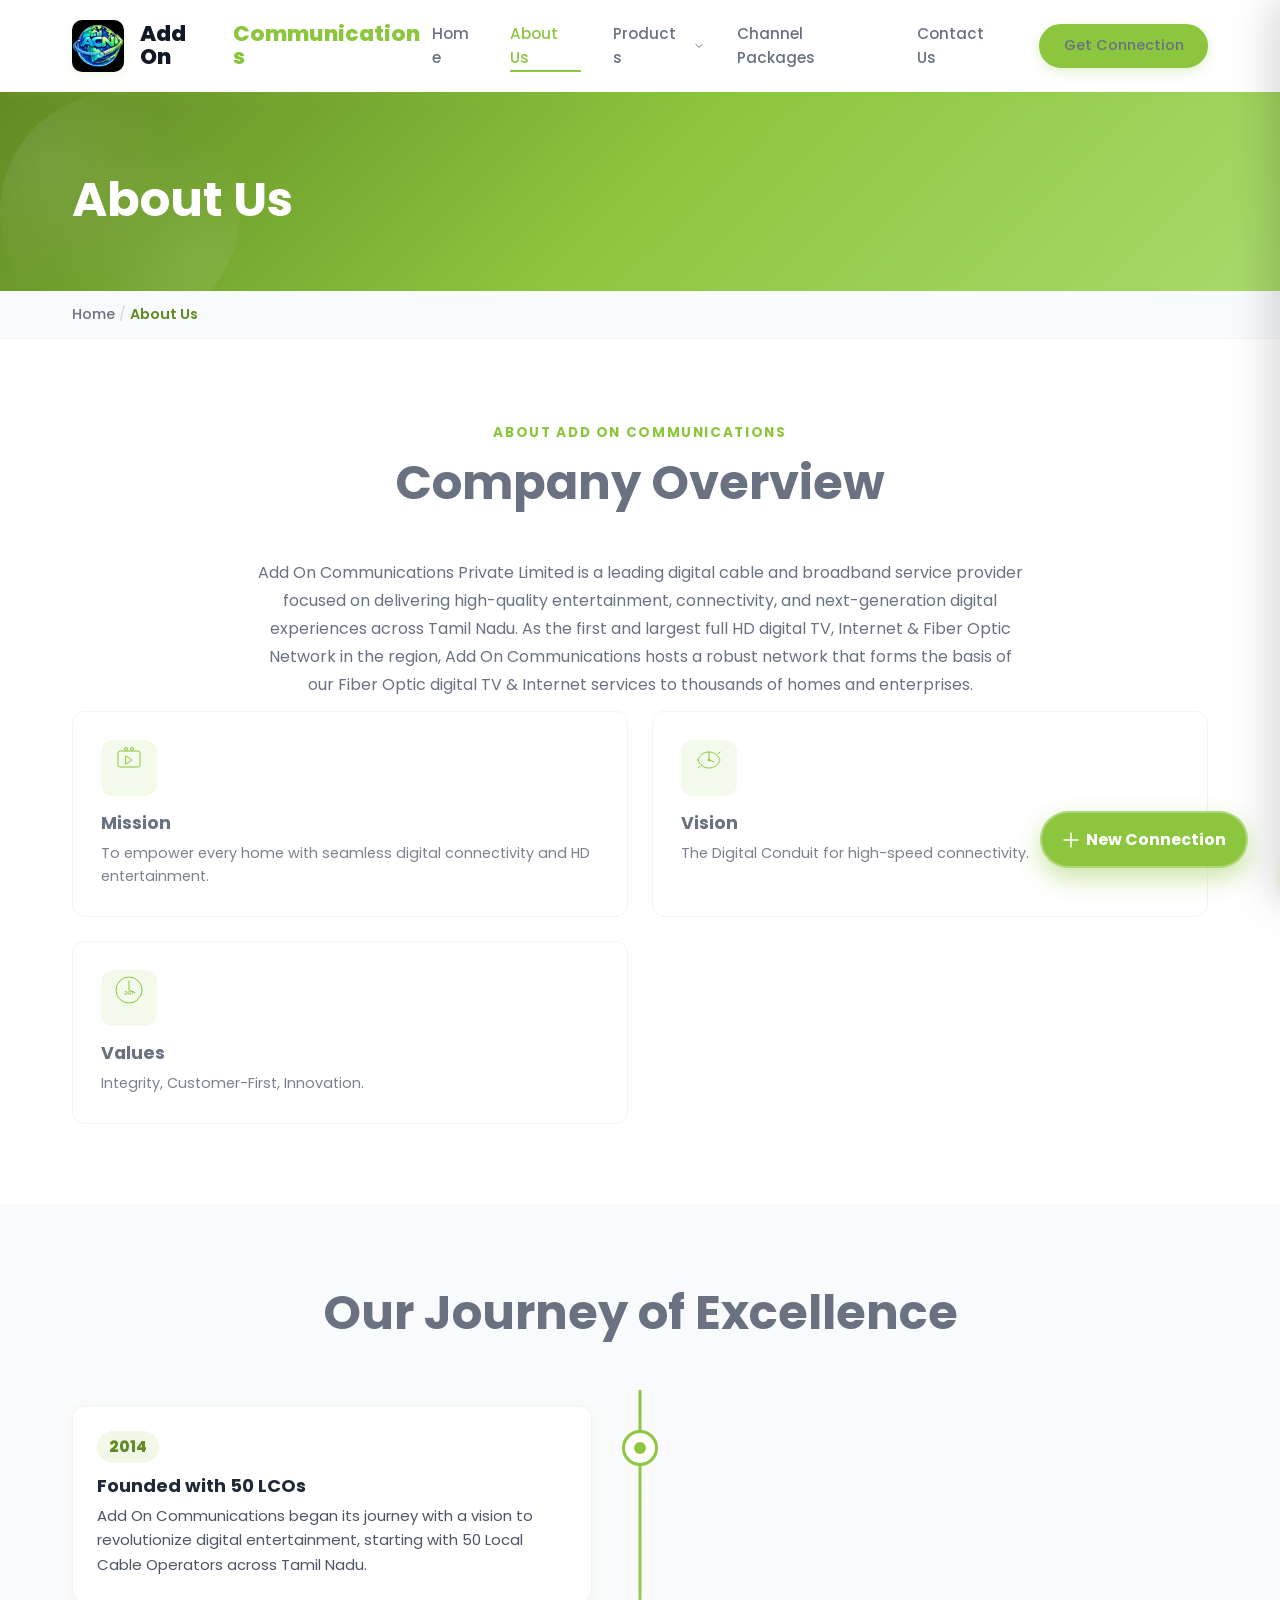
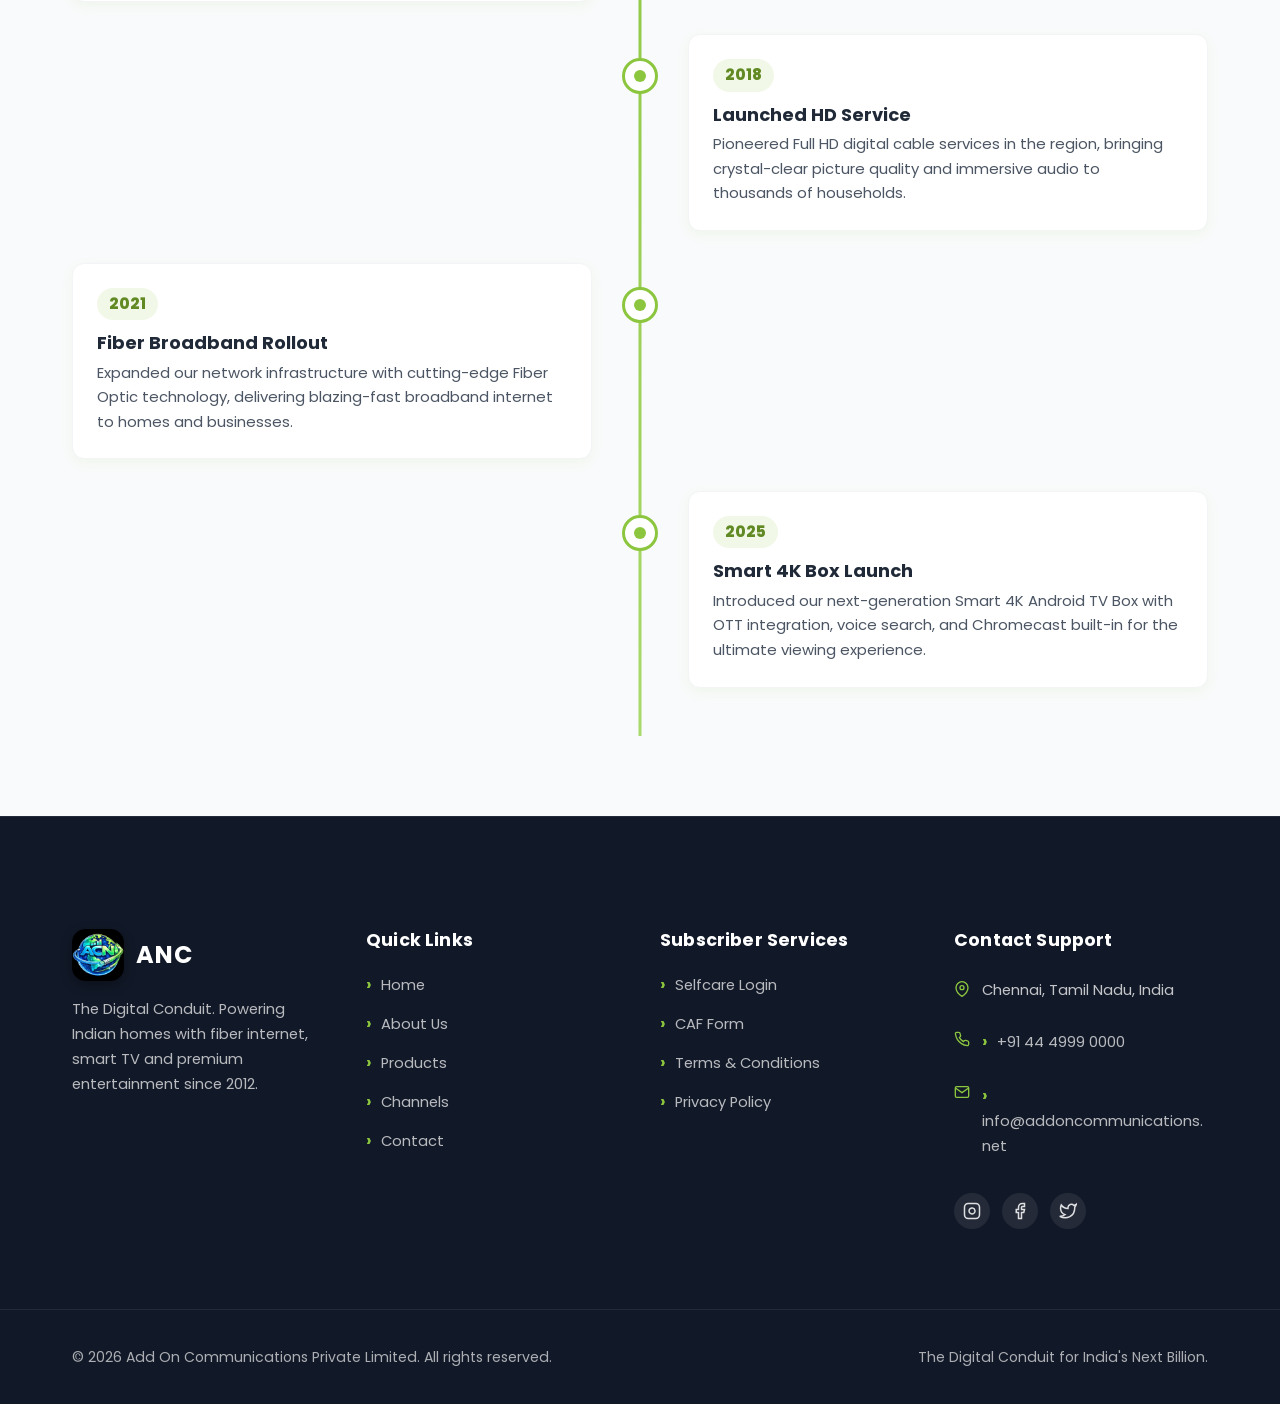
<file: frontend/pages/about-us.html>
<!DOCTYPE html>
<html lang="en">
<head>
    <meta charset="UTF-8">
    <meta name="viewport" content="width=device-width, initial-scale=1.0">
    <link rel="icon" type="image/svg+xml" href="/assets/generated/logo.svg">
    <title>About Add On Communications - Next Generation Digital Entertainment</title>
    <link rel="stylesheet" href="/assets/css/style.css">
    <link rel="stylesheet" href="/assets/css/keyframes.css">
</head>
<body>
    <nav class="navbar">
        <div class="container flex items-center justify-between h-20">
            <a href="/" class="nav-logo">
                <img src="/assets/images/gallery/logo.jpeg" alt="Add On Communications Logo" width="44" height="44">
                <span>Add On</span><span>Communications</span>
            </a>
            <ul class="nav-links">
                <li><a href="/">Home</a></li>
                <li><a href="/about-us" class="active">About Us</a></li>
                <li class="nav-dropdown">
                    <a href="/products">
                        Products
                        <svg xmlns="http://www.w3.org/2000/svg" width="12" height="12" viewBox="0 0 24 24" fill="none" stroke="currentColor" stroke-width="2" stroke-linecap="round" stroke-linejoin="round"><polyline points="6 9 12 15 18 9"></polyline></svg>
                    </a>
                    <div class="dropdown-menu">
                        <a href="/products#set-top-boxes">Set Top Boxes</a>
                        <a href="/products#broadband">Broadband</a>
                        <a href="/products#ott-integration">OTT Integration</a>
                    </div>
                </li>
                <li><a href="/channel-packages">Channel Packages</a></li>
                <li><a href="/contact-us">Contact Us</a></li>
                <li><a href="/contact-us" class="btn-primary">Get Connection</a></li>
            </ul>
            <button id="menuToggle" class="menu-toggle" aria-label="Toggle menu">
                <span></span>
                <span></span>
                <span></span>
            </button>
        </div>
    </nav>

    <div class="mobile-drawer-backdrop" id="mobileDrawerBackdrop"></div>
    <div class="mobile-drawer" id="mobileDrawer">
        <div class="drawer-header flex items-center justify-between">
            <img src="/assets/images/gallery/logo.jpeg" alt="Add On Communications Logo" class="drawer-logo">
            <button id="drawerClose" class="drawer-close" aria-label="Close">
                <svg xmlns="http://www.w3.org/2000/svg" width="24" height="24" viewBox="0 0 24 24" fill="none" stroke="currentColor" stroke-width="2" stroke-linecap="round" stroke-linejoin="round"><line x1="18" y1="6" x2="6" y2="18"></line><line x1="6" y1="6" x2="18" y2="18"></line></svg>
            </button>
        </div>
        <ul class="drawer-links">
            <li><a href="/">Home</a></li>
            <li><a href="/about-us" class="active">About Us</a></li>
            <li><a href="/products">Products</a></li>
            <li><a href="/channel-packages">Channel Packages</a></li>
            <li><a href="/contact-us">Contact Us</a></li>
        </ul>
        <a href="/contact-us" class="btn-primary">Get Connection</a>
    </div>

    <section class="page-banner">
        <div class="container">
            <h1>About Us</h1>
        </div>
    </section>

    <nav class="breadcrumb py-3">
        <div class="container">
            <a href="/">Home</a>
            <span class="separator">/</span>
            <span class="current">About Us</span>
        </div>
    </nav>

    <section class="bg-white py-20">
        <div class="container">
            <div class="text-center mb-12">
                <span class="section-label">ABOUT ADD ON COMMUNICATIONS</span>
                <h2 class="section-heading">Company Overview</h2>
            </div>
            <div class="max-w-3xl mx-auto">
                <p class="overview-prose">
                    Add On Communications Private Limited is a leading digital cable and broadband service provider focused on delivering high-quality entertainment, connectivity, and next-generation digital experiences across Tamil Nadu. As the first and largest full HD digital TV, Internet &amp; Fiber Optic Network in the region, Add On Communications hosts a robust network that forms the basis of our Fiber Optic digital TV &amp; Internet services to thousands of homes and enterprises.
                </p>
            </div>

            <div class="grid sm:grid-cols-2 lg:grid-cols-3 gap-6 mt-16">
                <div class="feature-card">
                    <div class="feature-icon">
                        <img src="/assets/generated/icons/ott-integration.svg" alt="Mission" class="mvv-icon">
                    </div>
                    <h3>Mission</h3>
                    <p>To empower every home with seamless digital connectivity and HD entertainment.</p>
                </div>
                <div class="feature-card">
                    <div class="feature-icon">
                        <img src="/assets/generated/icons/low-latency.svg" alt="Vision" class="mvv-icon">
                    </div>
                    <h3>Vision</h3>
                    <p>The Digital Conduit for high-speed connectivity.</p>
                </div>
                <div class="feature-card">
                    <div class="feature-icon">
                        <img src="/assets/generated/icons/24x7-support.svg" alt="Values" class="mvv-icon">
                    </div>
                    <h3>Values</h3>
                    <p>Integrity, Customer-First, Innovation.</p>
                </div>
            </div>
        </div>
    </section>

    <section class="bg-gray-50 py-20">
        <div class="container">
            <div class="text-center mb-12">
                <h2 class="section-heading">Our Journey of Excellence</h2>
            </div>

            <ul class="timeline">
                <li class="timeline-item">
                    <div class="timeline-dot"></div>
                    <div class="timeline-card">
                        <span class="timeline-year">2014</span>
                        <h3 class="timeline-title">Founded with 50 LCOs</h3>
                        <p class="timeline-desc">Add On Communications began its journey with a vision to revolutionize digital entertainment, starting with 50 Local Cable Operators across Tamil Nadu.</p>
                    </div>
                </li>

                <li class="timeline-item">
                    <div class="timeline-dot"></div>
                    <div class="timeline-card">
                        <span class="timeline-year">2018</span>
                        <h3 class="timeline-title">Launched HD Service</h3>
                        <p class="timeline-desc">Pioneered Full HD digital cable services in the region, bringing crystal-clear picture quality and immersive audio to thousands of households.</p>
                    </div>
                </li>

                <li class="timeline-item">
                    <div class="timeline-dot"></div>
                    <div class="timeline-card">
                        <span class="timeline-year">2021</span>
                        <h3 class="timeline-title">Fiber Broadband Rollout</h3>
                        <p class="timeline-desc">Expanded our network infrastructure with cutting-edge Fiber Optic technology, delivering blazing-fast broadband internet to homes and businesses.</p>
                    </div>
                </li>

                <li class="timeline-item">
                    <div class="timeline-dot"></div>
                    <div class="timeline-card">
                        <span class="timeline-year">2025</span>
                        <h3 class="timeline-title">Smart 4K Box Launch</h3>
                        <p class="timeline-desc">Introduced our next-generation Smart 4K Android TV Box with OTT integration, voice search, and Chromecast built-in for the ultimate viewing experience.</p>
                    </div>
                </li>
            </ul>
        </div>
    </section>

    <footer class="bg-gray-900">
        <div class="container grid grid-cols-1 sm:grid-cols-2 lg:grid-cols-4 gap-8 py-12">
            <div class="footer-col">
                <div class="flex items-center gap-3 mb-4">
                    <img src="/assets/images/gallery/logo.jpeg" alt="ANC Logo" class="footer-logo">
                    <span class="footer-brand-name text-white font-bold text-2xl">ANC</span>
                </div>
                <p class="footer-tagline">The Digital Conduit. Powering Indian homes with fiber internet, smart TV and premium entertainment since 2012.</p>
            </div>
            <div class="footer-col">
                <h4 class="footer-heading">Quick Links</h4>
                <ul class="footer-links">
                    <li><a href="/">Home</a></li>
                    <li><a href="/about-us">About Us</a></li>
                    <li><a href="/products">Products</a></li>
                    <li><a href="/channel-packages">Channels</a></li>
                    <li><a href="/contact-us">Contact</a></li>
                </ul>
            </div>
            <div class="footer-col">
                <h4 class="footer-heading">Subscriber Services</h4>
                <ul class="footer-links">
                    <li><a href="#">Selfcare Login</a></li>
                    <li><a href="#">CAF Form</a></li>
                    <li><a href="/terms-and-conditions">Terms & Conditions</a></li>
                    <li><a href="/privacy-policy">Privacy Policy</a></li>
                </ul>
            </div>
            <div class="footer-col">
                <h4 class="footer-heading">Contact Support</h4>
                <ul class="footer-contact">
                    <li>
                        <svg width="16" height="16" viewBox="0 0 24 24" fill="none" stroke="currentColor" stroke-width="2"><path d="M21 10c0 7-9 13-9 13s-9-6-9-13a9 9 0 0 1 18 0z"/><circle cx="12" cy="10" r="3"/></svg>
                        Chennai, Tamil Nadu, India
                    </li>
                    <li>
                        <svg width="16" height="16" viewBox="0 0 24 24" fill="none" stroke="currentColor" stroke-width="2"><path d="M22 16.92v3a2 2 0 0 1-2.18 2 19.79 19.79 0 0 1-8.63-3.07 19.5 19.5 0 0 1-6-6 19.79 19.79 0 0 1-3.07-8.67A2 2 0 0 1 4.11 2h3a2 2 0 0 1 2 1.72 12.84 12.84 0 0 0 .7 2.81 2 2 0 0 1-.45 2.11L8.09 9.91a16 16 0 0 0 6 6l1.27-1.27a2 2 0 0 1 2.11-.45 12.84 12.84 0 0 0 2.81.7A2 2 0 0 1 22 16.92z"/></svg>
                        <a href="tel:+914449990000">+91 44 4999 0000</a>
                    </li>
                    <li>
                        <svg width="16" height="16" viewBox="0 0 24 24" fill="none" stroke="currentColor" stroke-width="2"><path d="M4 4h16c1.1 0 2 .9 2 2v12c0 1.1-.9 2-2 2H4c-1.1 0-2-.9-2-2V6c0-1.1.9-2 2-2z"/><polyline points="22,6 12,13 2,6"/></svg>
                        <a href="mailto:info@addoncommunications.net">info@addoncommunications.net</a>
                    </li>
                </ul>
                <div class="social-links flex gap-3 mt-4">
                    <a href="#" aria-label="Instagram" class="social-link">
                        <svg width="18" height="18" viewBox="0 0 24 24" fill="none" stroke="currentColor" stroke-width="2"><rect x="2" y="2" width="20" height="20" rx="5" ry="5"/><path d="M16 11.37A4 4 0 1 1 12.63 8 4 4 0 0 1 16 11.37z"/><line x1="17.5" y1="6.5" x2="17.51" y2="6.5"/></svg>
                    </a>
                    <a href="#" aria-label="Facebook" class="social-link">
                        <svg width="18" height="18" viewBox="0 0 24 24" fill="none" stroke="currentColor" stroke-width="2"><path d="M18 2h-3a5 5 0 0 0-5 5v3H7v4h3v8h4v-8h3l1-4h-4V7a1 1 0 0 1 1-1h3z"/></svg>
                    </a>
                    <a href="#" aria-label="Twitter" class="social-link">
                        <svg width="18" height="18" viewBox="0 0 24 24" fill="none" stroke="currentColor" stroke-width="2"><path d="M23 3a10.9 10.9 0 0 1-3.14 1.53 4.48 4.48 0 0 0-7.86 3v1A10.66 10.66 0 0 1 3 4s-4 9 5 13a11.64 11.64 0 0 1-7 2c9 5 20 0 20-11.5a4.5 4.5 0 0 0-.08-.83A7.72 7.72 0 0 0 23 3z"/></svg>
                    </a>
                </div>
            </div>
        </div>
        <div class="footer-bottom">
            <div class="container flex flex-col sm:flex-row items-center justify-between py-4">
                <p>&copy; 2026 Add On Communications Private Limited. All rights reserved.</p>
                <p class="mt-2 sm:mt-0">The Digital Conduit for India's Next Billion.</p>
            </div>
        </div>
    </footer>

    <a href="/contact-us#contact-form" class="floating-cta fixed bottom-right">
        <svg width="18" height="18" viewBox="0 0 24 24" fill="none" stroke="currentColor" stroke-width="2"><path d="M12 2v20M2 12h20"/></svg>
        New Connection
    </a>

    <script src="/assets/js/main.js"></script>
    <script>
        window.rubi.init();
    </script>
</body>
</html>
</file>
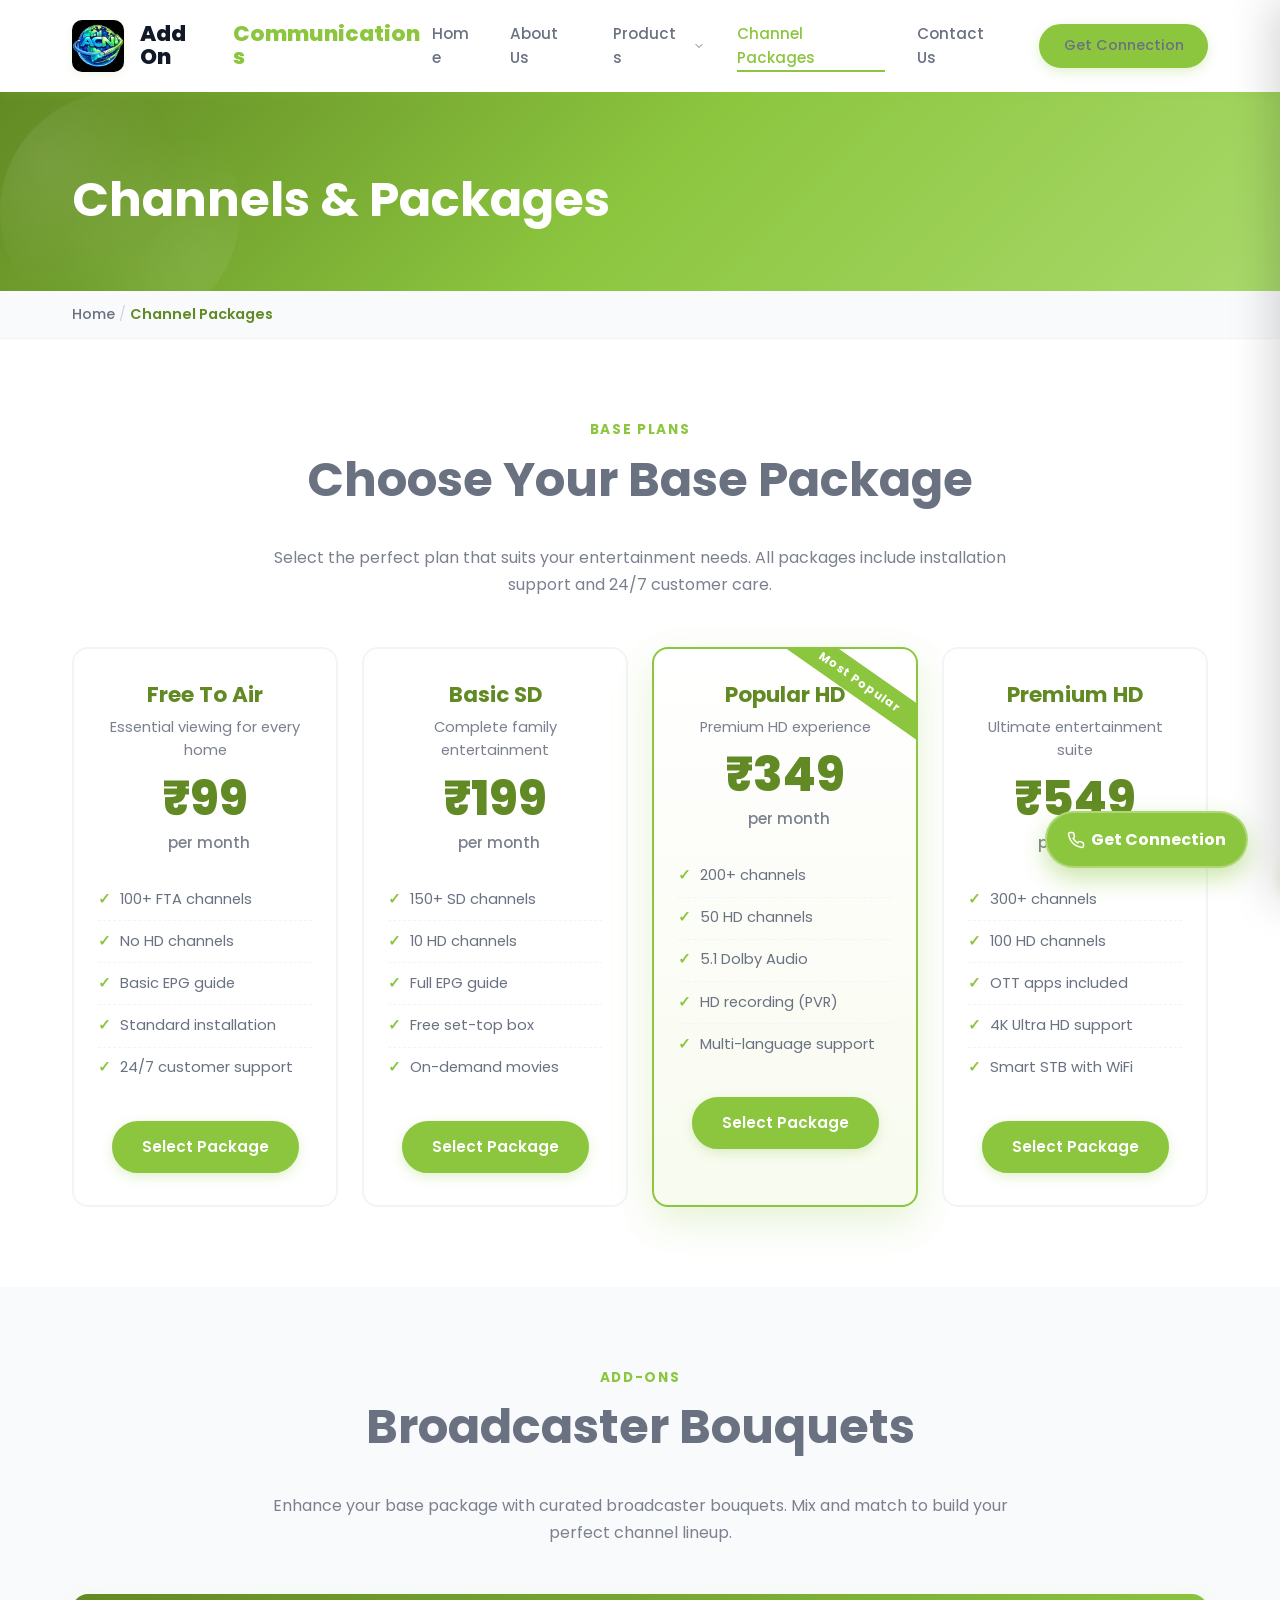
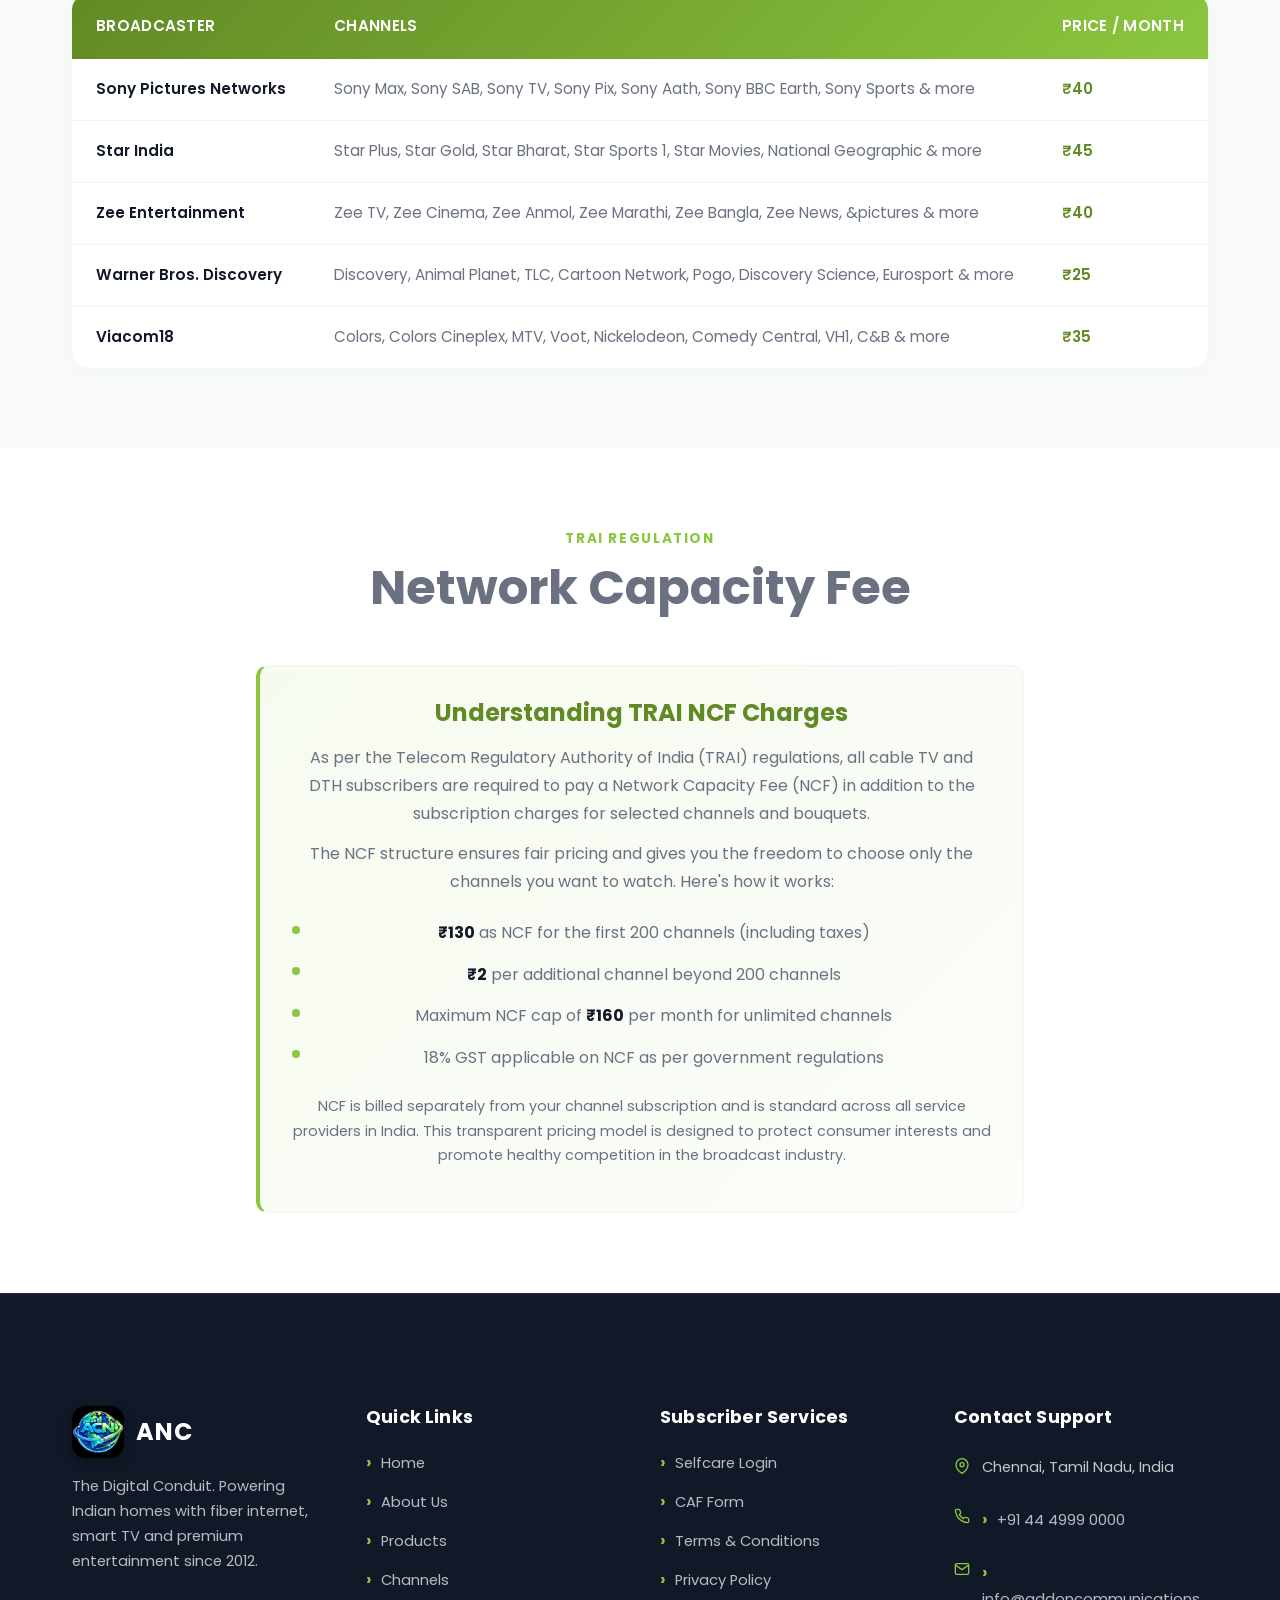
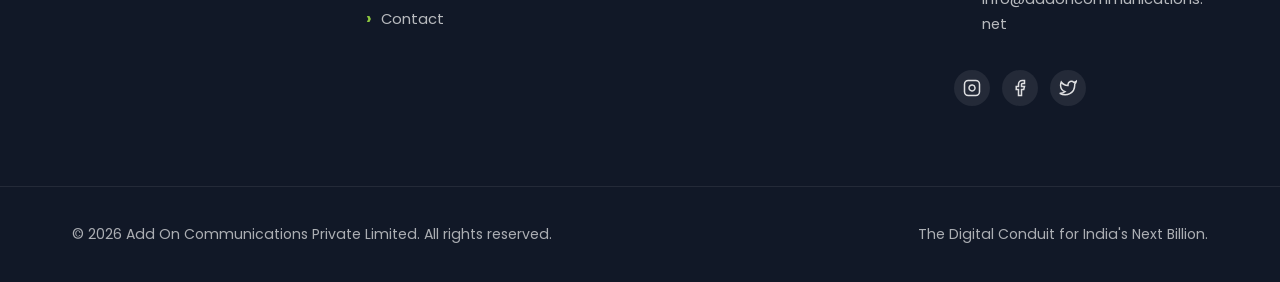
<file: frontend/pages/channel-packages.html>
<!DOCTYPE html>
<html lang="en">
<head>
    <meta charset="UTF-8">
    <meta name="viewport" content="width=device-width, initial-scale=1.0">
    <title>Channel Packages | Add On Communications</title>
    <link rel="icon" type="image/svg+xml" href="/assets/generated/logo.svg">
    <link rel="stylesheet" href="/assets/css/style.css">
    <link rel="stylesheet" href="/assets/css/keyframes.css">
</head>
<body>

    <nav class="navbar">
        <div class="container flex items-center justify-between h-20">
            <a href="/" class="nav-logo">
                <img src="/assets/images/gallery/logo.jpeg" alt="Add On Communications Logo" width="44" height="44">
                <span>Add On</span><span>Communications</span>
            </a>
            <ul class="nav-links">
                <li><a href="/">Home</a></li>
                <li><a href="/about-us">About Us</a></li>
                <li class="nav-dropdown">
                    <a href="/products">
                        Products
                        <svg xmlns="http://www.w3.org/2000/svg" width="12" height="12" viewBox="0 0 24 24" fill="none" stroke="currentColor" stroke-width="2" stroke-linecap="round" stroke-linejoin="round"><polyline points="6 9 12 15 18 9"></polyline></svg>
                    </a>
                    <div class="dropdown-menu">
                        <a href="/products#set-top-boxes">Set Top Boxes</a>
                        <a href="/products#broadband">Broadband</a>
                        <a href="/products#ott-integration">OTT Integration</a>
                    </div>
                </li>
                <li><a href="/channel-packages" class="active">Channel Packages</a></li>
                <li><a href="/contact-us">Contact Us</a></li>
                <li><a href="/contact-us" class="btn-primary">Get Connection</a></li>
            </ul>
            <button id="menuToggle" class="menu-toggle" aria-label="Toggle menu">
                <span></span>
                <span></span>
                <span></span>
            </button>
        </div>
    </nav>

    <div class="mobile-drawer-backdrop" id="mobileDrawerBackdrop"></div>
    <div class="mobile-drawer" id="mobileDrawer">
        <div class="drawer-header flex items-center justify-between">
            <img src="/assets/images/gallery/logo.jpeg" alt="Add On Communications Logo" class="drawer-logo">
            <button id="drawerClose" class="drawer-close" aria-label="Close">
                <svg xmlns="http://www.w3.org/2000/svg" width="24" height="24" viewBox="0 0 24 24" fill="none" stroke="currentColor" stroke-width="2" stroke-linecap="round" stroke-linejoin="round"><line x1="18" y1="6" x2="6" y2="18"></line><line x1="6" y1="6" x2="18" y2="18"></line></svg>
            </button>
        </div>
        <ul class="drawer-links">
            <li><a href="/">Home</a></li>
            <li><a href="/about-us">About Us</a></li>
            <li><a href="/products">Products</a></li>
            <li><a href="/channel-packages" class="active">Channel Packages</a></li>
            <li><a href="/contact-us">Contact Us</a></li>
        </ul>
        <a href="/contact-us" class="btn-primary">Get Connection</a>
    </div>

    <section class="page-banner">
        <div class="container">
            <h1>Channels &amp; Packages</h1>
        </div>
    </section>

    <nav class="breadcrumb">
        <div class="container">
            <a href="/">Home</a>
            <span class="separator">/</span>
            <span class="current">Channel Packages</span>
        </div>
    </nav>

    <section class="bg-white py-20">
        <div class="container">
            <div class="section-header">
                <span class="section-label">BASE PLANS</span>
                <h2 class="section-heading">Choose Your Base Package</h2>
                <p class="section-subheading">Select the perfect plan that suits your entertainment needs. All packages include installation support and 24/7 customer care.</p>
            </div>
            <div class="packages-grid-page">
                <div class="package-card">
                    <h3 class="package-name">Free to Air</h3>
                    <p class="package-desc">Essential viewing for every home</p>
                    <div class="price">&#8377;99</div>
                    <div class="price-period">per month</div>
                    <ul class="package-features">
                        <li>100+ FTA channels</li>
                        <li>No HD channels</li>
                        <li>Basic EPG guide</li>
                        <li>Standard installation</li>
                        <li>24/7 customer support</li>
                    </ul>
                    <a href="/contact-us#contact-form?service=Package" class="btn-primary">Select Package</a>
                </div>
                <div class="package-card">
                    <h3 class="package-name">Basic SD</h3>
                    <p class="package-desc">Complete family entertainment</p>
                    <div class="price">&#8377;199</div>
                    <div class="price-period">per month</div>
                    <ul class="package-features">
                        <li>150+ SD channels</li>
                        <li>10 HD channels</li>
                        <li>Full EPG guide</li>
                        <li>Free set-top box</li>
                        <li>On-demand movies</li>
                    </ul>
                    <a href="/contact-us#contact-form?service=Package" class="btn-primary">Select Package</a>
                </div>
                <div class="package-card featured">
                    <span class="package-badge">Most Popular</span>
                    <h3 class="package-name">Popular HD</h3>
                    <p class="package-desc">Premium HD experience</p>
                    <div class="price">&#8377;349</div>
                    <div class="price-period">per month</div>
                    <ul class="package-features">
                        <li>200+ channels</li>
                        <li>50 HD channels</li>
                        <li>5.1 Dolby Audio</li>
                        <li>HD recording (PVR)</li>
                        <li>Multi-language support</li>
                    </ul>
                    <a href="/contact-us#contact-form?service=Package" class="btn-primary">Select Package</a>
                </div>
                <div class="package-card">
                    <h3 class="package-name">Premium HD</h3>
                    <p class="package-desc">Ultimate entertainment suite</p>
                    <div class="price">&#8377;549</div>
                    <div class="price-period">per month</div>
                    <ul class="package-features">
                        <li>300+ channels</li>
                        <li>100 HD channels</li>
                        <li>OTT apps included</li>
                        <li>4K Ultra HD support</li>
                        <li>Smart STB with WiFi</li>
                    </ul>
                    <a href="/contact-us#contact-form?service=Package" class="btn-primary">Select Package</a>
                </div>
            </div>
        </div>
    </section>

    <section class="bg-gray-50 py-20">
        <div class="container">
            <div class="section-header">
                <span class="section-label">ADD-ONS</span>
                <h2 class="section-heading">Broadcaster Bouquets</h2>
                <p class="section-subheading">Enhance your base package with curated broadcaster bouquets. Mix and match to build your perfect channel lineup.</p>
            </div>
            <div class="bouquet-wrapper">
                <table class="bouquet-table">
                    <thead>
                        <tr>
                            <th>Broadcaster</th>
                            <th>Channels</th>
                            <th>Price / month</th>
                        </tr>
                    </thead>
                    <tbody>
                        <tr>
                            <td class="bouquet-name">Sony Pictures Networks</td>
                            <td>Sony Max, Sony SAB, Sony TV, Sony Pix, Sony Aath, Sony BBC Earth, Sony Sports &amp; more</td>
                            <td class="bouquet-price">&#8377;40</td>
                        </tr>
                        <tr>
                            <td class="bouquet-name">Star India</td>
                            <td>Star Plus, Star Gold, Star Bharat, Star Sports 1, Star Movies, National Geographic &amp; more</td>
                            <td class="bouquet-price">&#8377;45</td>
                        </tr>
                        <tr>
                            <td class="bouquet-name">Zee Entertainment</td>
                            <td>Zee TV, Zee Cinema, Zee Anmol, Zee Marathi, Zee Bangla, Zee News, &amp;pictures &amp; more</td>
                            <td class="bouquet-price">&#8377;40</td>
                        </tr>
                        <tr>
                            <td class="bouquet-name">Warner Bros. Discovery</td>
                            <td>Discovery, Animal Planet, TLC, Cartoon Network, Pogo, Discovery Science, Eurosport &amp; more</td>
                            <td class="bouquet-price">&#8377;25</td>
                        </tr>
                        <tr>
                            <td class="bouquet-name">Viacom18</td>
                            <td>Colors, Colors Cineplex, MTV, Voot, Nickelodeon, Comedy Central, VH1, C&amp;B &amp; more</td>
                            <td class="bouquet-price">&#8377;35</td>
                        </tr>
                    </tbody>
                </table>
            </div>
        </div>
    </section>

    <section class="bg-white py-20">
        <div class="container">
            <div class="max-w-3xl">
                <div class="section-header text-center">
                    <span class="section-label">TRAI REGULATION</span>
                    <h2 class="section-heading">Network Capacity Fee</h2>
                </div>
                <div class="info-card">
                    <h3>Understanding TRAI NCF Charges</h3>
                    <p>As per the Telecom Regulatory Authority of India (TRAI) regulations, all cable TV and DTH subscribers are required to pay a Network Capacity Fee (NCF) in addition to the subscription charges for selected channels and bouquets.</p>
                    <p>The NCF structure ensures fair pricing and gives you the freedom to choose only the channels you want to watch. Here's how it works:</p>
                    <ul>
                        <li><strong>&#8377;130</strong> as NCF for the first 200 channels (including taxes)</li>
                        <li><strong>&#8377;2</strong> per additional channel beyond 200 channels</li>
                        <li>Maximum NCF cap of <strong>&#8377;160</strong> per month for unlimited channels</li>
                        <li>18% GST applicable on NCF as per government regulations</li>
                    </ul>
                    <p class="info-card-note">NCF is billed separately from your channel subscription and is standard across all service providers in India. This transparent pricing model is designed to protect consumer interests and promote healthy competition in the broadcast industry.</p>
                </div>
            </div>
        </div>
    </section>

    <footer class="bg-gray-900">
        <div class="container grid grid-cols-1 sm:grid-cols-2 lg:grid-cols-4 gap-8 py-12">
            <div class="footer-col">
                <div class="flex items-center gap-3 mb-4">
                    <img src="/assets/images/gallery/logo.jpeg" alt="ANC Logo" class="footer-logo">
                    <span class="footer-brand-name text-white font-bold text-2xl">ANC</span>
                </div>
                <p class="footer-tagline">The Digital Conduit. Powering Indian homes with fiber internet, smart TV and premium entertainment since 2012.</p>
            </div>
            <div class="footer-col">
                <h4 class="footer-heading">Quick Links</h4>
                <ul class="footer-links">
                    <li><a href="/">Home</a></li>
                    <li><a href="/about-us">About Us</a></li>
                    <li><a href="/products">Products</a></li>
                    <li><a href="/channel-packages">Channels</a></li>
                    <li><a href="/contact-us">Contact</a></li>
                </ul>
            </div>
            <div class="footer-col">
                <h4 class="footer-heading">Subscriber Services</h4>
                <ul class="footer-links">
                    <li><a href="#">Selfcare Login</a></li>
                    <li><a href="#">CAF Form</a></li>
                    <li><a href="/terms-and-conditions">Terms & Conditions</a></li>
                    <li><a href="/privacy-policy">Privacy Policy</a></li>
                </ul>
            </div>
            <div class="footer-col">
                <h4 class="footer-heading">Contact Support</h4>
                <ul class="footer-contact">
                    <li>
                        <svg width="16" height="16" viewBox="0 0 24 24" fill="none" stroke="currentColor" stroke-width="2"><path d="M21 10c0 7-9 13-9 13s-9-6-9-13a9 9 0 0 1 18 0z"/><circle cx="12" cy="10" r="3"/></svg>
                        Chennai, Tamil Nadu, India
                    </li>
                    <li>
                        <svg width="16" height="16" viewBox="0 0 24 24" fill="none" stroke="currentColor" stroke-width="2"><path d="M22 16.92v3a2 2 0 0 1-2.18 2 19.79 19.79 0 0 1-8.63-3.07 19.5 19.5 0 0 1-6-6 19.79 19.79 0 0 1-3.07-8.67A2 2 0 0 1 4.11 2h3a2 2 0 0 1 2 1.72 12.84 12.84 0 0 0 .7 2.81 2 2 0 0 1-.45 2.11L8.09 9.91a16 16 0 0 0 6 6l1.27-1.27a2 2 0 0 1 2.11-.45 12.84 12.84 0 0 0 2.81.7A2 2 0 0 1 22 16.92z"/></svg>
                        <a href="tel:+914449990000">+91 44 4999 0000</a>
                    </li>
                    <li>
                        <svg width="16" height="16" viewBox="0 0 24 24" fill="none" stroke="currentColor" stroke-width="2"><path d="M4 4h16c1.1 0 2 .9 2 2v12c0 1.1-.9 2-2 2H4c-1.1 0-2-.9-2-2V6c0-1.1.9-2 2-2z"/><polyline points="22,6 12,13 2,6"/></svg>
                        <a href="mailto:info@addoncommunications.net">info@addoncommunications.net</a>
                    </li>
                </ul>
                <div class="social-links flex gap-3 mt-4">
                    <a href="#" aria-label="Instagram" class="social-link">
                        <svg width="18" height="18" viewBox="0 0 24 24" fill="none" stroke="currentColor" stroke-width="2"><rect x="2" y="2" width="20" height="20" rx="5" ry="5"/><path d="M16 11.37A4 4 0 1 1 12.63 8 4 4 0 0 1 16 11.37z"/><line x1="17.5" y1="6.5" x2="17.51" y2="6.5"/></svg>
                    </a>
                    <a href="#" aria-label="Facebook" class="social-link">
                        <svg width="18" height="18" viewBox="0 0 24 24" fill="none" stroke="currentColor" stroke-width="2"><path d="M18 2h-3a5 5 0 0 0-5 5v3H7v4h3v8h4v-8h3l1-4h-4V7a1 1 0 0 1 1-1h3z"/></svg>
                    </a>
                    <a href="#" aria-label="Twitter" class="social-link">
                        <svg width="18" height="18" viewBox="0 0 24 24" fill="none" stroke="currentColor" stroke-width="2"><path d="M23 3a10.9 10.9 0 0 1-3.14 1.53 4.48 4.48 0 0 0-7.86 3v1A10.66 10.66 0 0 1 3 4s-4 9 5 13a11.64 11.64 0 0 1-7 2c9 5 20 0 20-11.5a4.5 4.5 0 0 0-.08-.83A7.72 7.72 0 0 0 23 3z"/></svg>
                    </a>
                </div>
            </div>
        </div>
        <div class="footer-bottom">
            <div class="container flex flex-col sm:flex-row items-center justify-between py-4">
                <p>&copy; 2026 Add On Communications Private Limited. All rights reserved.</p>
                <p class="mt-2 sm:mt-0">The Digital Conduit for India's Next Billion.</p>
            </div>
        </div>
    </footer>

    <a href="/contact-us" class="floating-cta" aria-label="Get Connection">
        <svg xmlns="http://www.w3.org/2000/svg" width="18" height="18" viewBox="0 0 24 24" fill="none" stroke="currentColor" stroke-width="2" stroke-linecap="round" stroke-linejoin="round"><path d="M22 16.92v3a2 2 0 0 1-2.18 2 19.79 19.79 0 0 1-8.63-3.07 19.5 19.5 0 0 1-6-6 19.79 19.79 0 0 1-3.07-8.67A2 2 0 0 1 4.11 2h3a2 2 0 0 1 2 1.72c.127.96.361 1.903.7 2.81a2 2 0 0 1-.45 2.11L8.09 9.91a16 16 0 0 0 6 6l1.27-1.27a2 2 0 0 1 2.11-.45c.907.339 1.85.573 2.81.7A2 2 0 0 1 22 16.92z"></path></svg>
        Get Connection
    </a>

    <script src="/assets/js/main.js"></script>
    <script>
        window.rubi.init();
    </script>

</body>
</html>
</file>
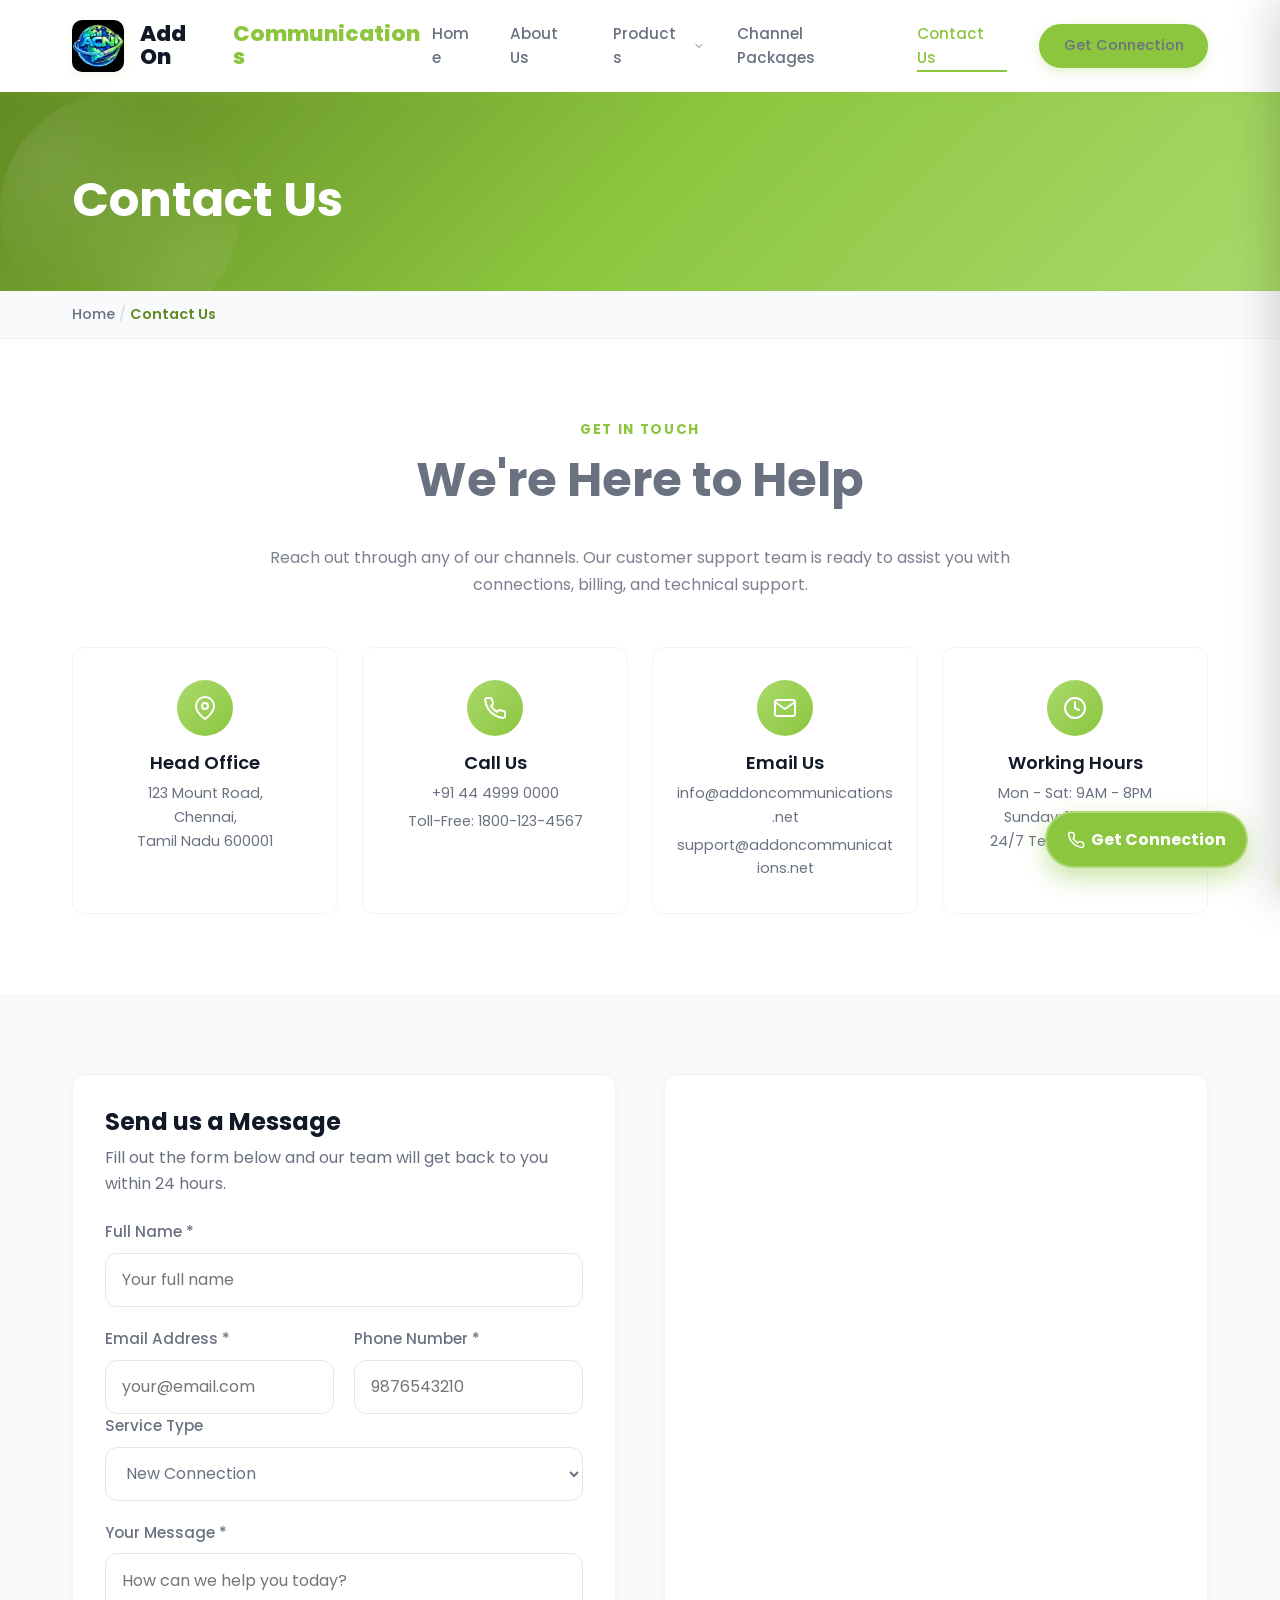
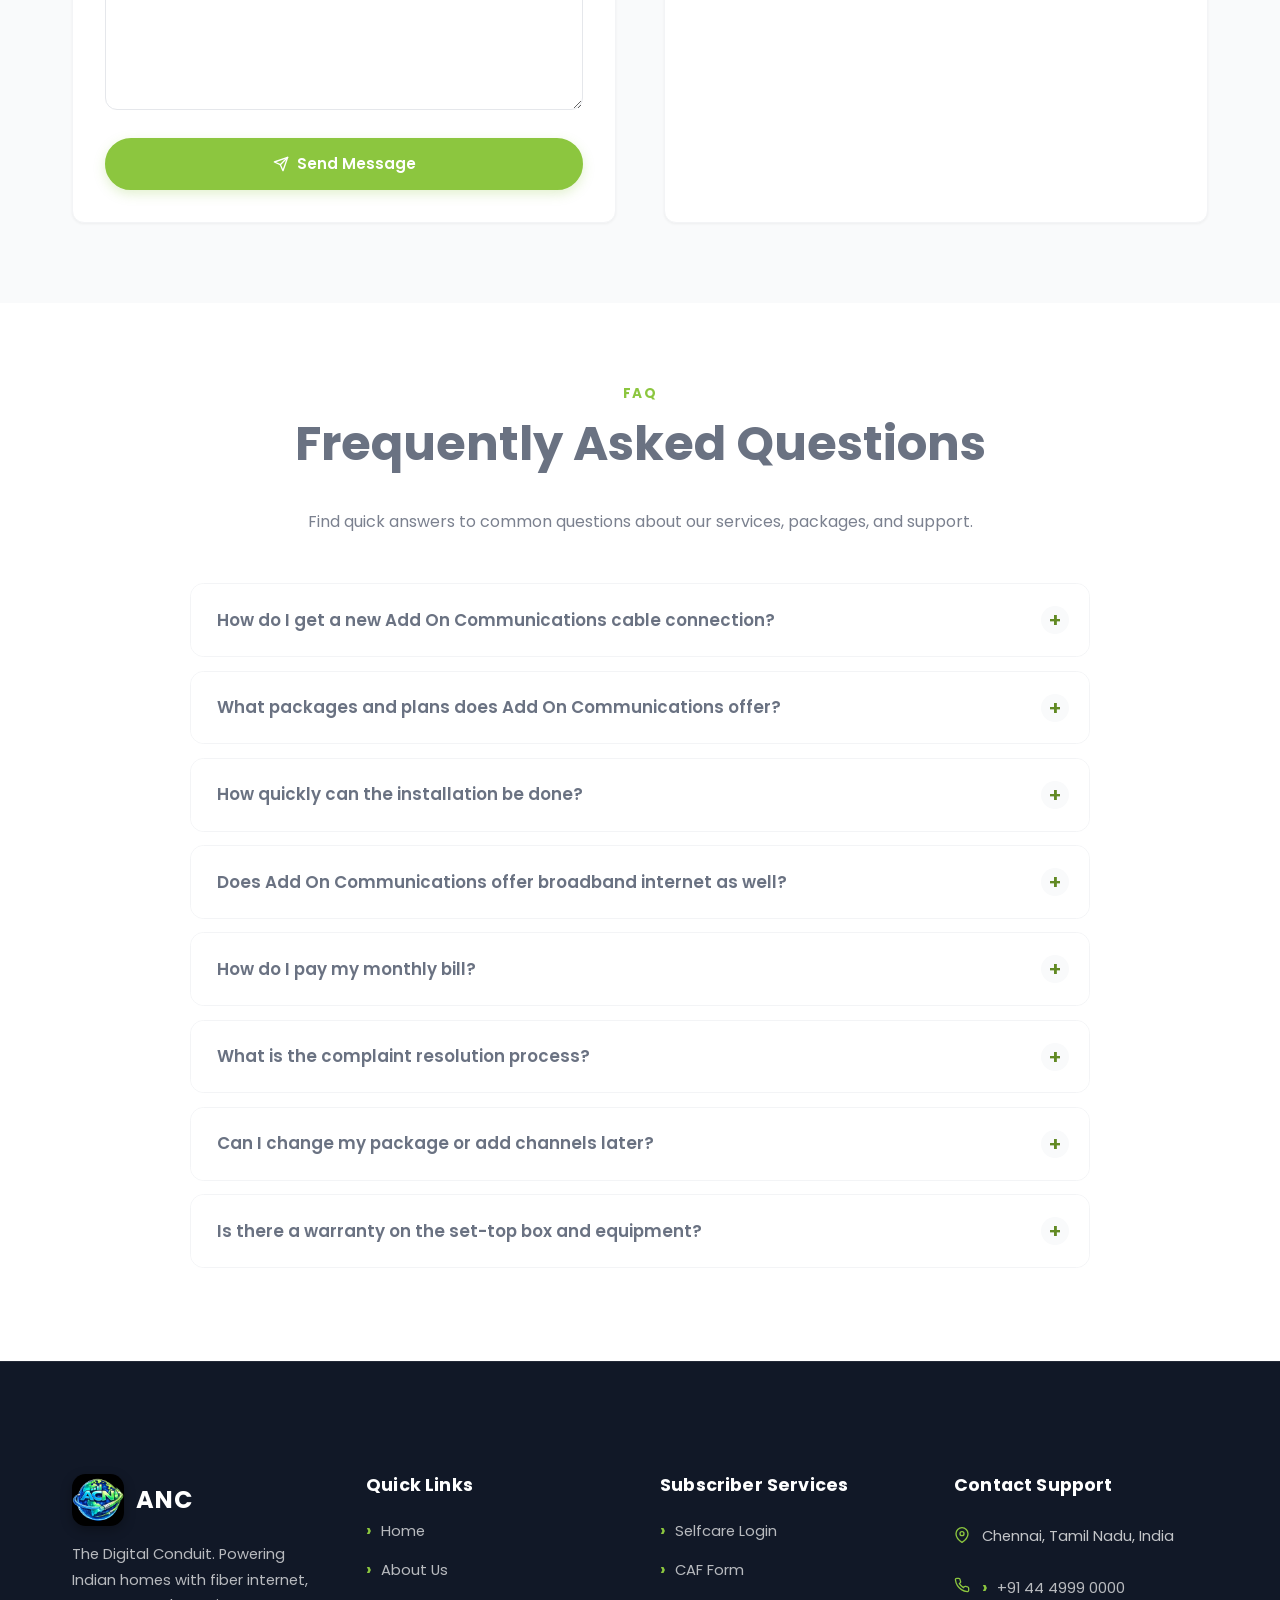
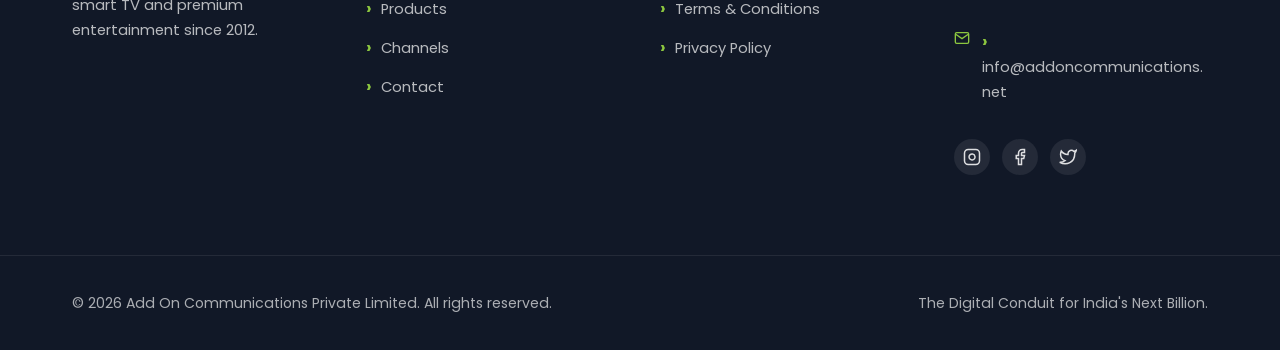
<file: frontend/pages/contact-us.html>
<!DOCTYPE html>
<html lang="en">
<head>
    <meta charset="UTF-8">
    <meta name="viewport" content="width=device-width, initial-scale=1.0">
    <title>Contact Add On Communications - Customer Support &amp; Assistance</title>
    <link rel="icon" type="image/svg+xml" href="/assets/generated/logo.svg">
    <link rel="stylesheet" href="/assets/css/style.css">
    <link rel="stylesheet" href="/assets/css/keyframes.css">
</head>
<body>

    <nav class="navbar">
        <div class="container flex items-center justify-between h-20">
            <a href="/" class="nav-logo">
                <img src="/assets/images/gallery/logo.jpeg" alt="Add On Communications Logo" width="44" height="44">
                <span>Add On</span><span>Communications</span>
            </a>
            <ul class="nav-links">
                <li><a href="/">Home</a></li>
                <li><a href="/about-us">About Us</a></li>
                <li class="nav-dropdown">
                    <a href="/products">
                        Products
                        <svg xmlns="http://www.w3.org/2000/svg" width="12" height="12" viewBox="0 0 24 24" fill="none" stroke="currentColor" stroke-width="2" stroke-linecap="round" stroke-linejoin="round"><polyline points="6 9 12 15 18 9"></polyline></svg>
                    </a>
                    <div class="dropdown-menu">
                        <a href="/products#set-top-boxes">Set Top Boxes</a>
                        <a href="/products#broadband">Broadband</a>
                        <a href="/products#ott-integration">OTT Integration</a>
                    </div>
                </li>
                <li><a href="/channel-packages">Channel Packages</a></li>
                <li><a href="/contact-us" class="active">Contact Us</a></li>
                <li><a href="#contact-form" class="btn-primary">Get Connection</a></li>
            </ul>
            <button id="menuToggle" class="menu-toggle" aria-label="Toggle menu">
                <span></span>
                <span></span>
                <span></span>
            </button>
        </div>
    </nav>

    <div class="mobile-drawer-backdrop" id="mobileDrawerBackdrop"></div>
    <div class="mobile-drawer" id="mobileDrawer">
        <div class="drawer-header flex items-center justify-between">
            <img src="/assets/images/gallery/logo.jpeg" alt="Add On Communications Logo" class="drawer-logo">
            <button id="drawerClose" class="drawer-close" aria-label="Close">
                <svg xmlns="http://www.w3.org/2000/svg" width="24" height="24" viewBox="0 0 24 24" fill="none" stroke="currentColor" stroke-width="2" stroke-linecap="round" stroke-linejoin="round"><line x1="18" y1="6" x2="6" y2="18"></line><line x1="6" y1="6" x2="18" y2="18"></line></svg>
            </button>
        </div>
        <ul class="drawer-links">
            <li><a href="/">Home</a></li>
            <li><a href="/about-us">About Us</a></li>
            <li><a href="/products">Products</a></li>
            <li><a href="/channel-packages">Channel Packages</a></li>
            <li><a href="/contact-us" class="active">Contact Us</a></li>
        </ul>
        <a href="#contact-form" class="btn-primary">Get Connection</a>
    </div>

    <section class="page-banner">
        <div class="container">
            <h1>Contact Us</h1>
        </div>
    </section>

    <nav class="breadcrumb">
        <div class="container">
            <a href="/">Home</a>
            <span class="separator">/</span>
            <span class="current">Contact Us</span>
        </div>
    </nav>

    <section class="bg-white py-20">
        <div class="container">
            <div class="section-header">
                <span class="section-label">GET IN TOUCH</span>
                <h2 class="section-heading">We're Here to Help</h2>
                <p class="section-subheading">Reach out through any of our channels. Our customer support team is ready to assist you with connections, billing, and technical support.</p>
            </div>
            <div class="grid sm:grid-cols-2 lg:grid-cols-4 gap-6">
                <div class="contact-info-card">
                    <div class="contact-icon">
                        <svg xmlns="http://www.w3.org/2000/svg" width="24" height="24" viewBox="0 0 24 24" fill="none" stroke="currentColor" stroke-width="2" stroke-linecap="round" stroke-linejoin="round"><path d="M21 10c0 7-9 13-9 13s-9-6-9-13a9 9 0 0 1 18 0z"></path><circle cx="12" cy="10" r="3"></circle></svg>
                    </div>
                    <h3>Head Office</h3>
                    <p>123 Mount Road,<br>Chennai,<br>Tamil Nadu 600001</p>
                </div>
                <div class="contact-info-card">
                    <div class="contact-icon">
                        <svg xmlns="http://www.w3.org/2000/svg" width="24" height="24" viewBox="0 0 24 24" fill="none" stroke="currentColor" stroke-width="2" stroke-linecap="round" stroke-linejoin="round"><path d="M22 16.92v3a2 2 0 0 1-2.18 2 19.79 19.79 0 0 1-8.63-3.07 19.5 19.5 0 0 1-6-6 19.79 19.79 0 0 1-3.07-8.67A2 2 0 0 1 4.11 2h3a2 2 0 0 1 2 1.72c.127.96.361 1.903.7 2.81a2 2 0 0 1-.45 2.11L8.09 9.91a16 16 0 0 0 6 6l1.27-1.27a2 2 0 0 1 2.11-.45c.907.339 1.85.573 2.81.7A2 2 0 0 1 22 16.92z"></path></svg>
                    </div>
                    <h3>Call Us</h3>
                    <a href="tel:+914449990000">+91 44 4999 0000</a>
                    <a href="tel:18001234567" class="toll-free-link">Toll-Free: 1800-123-4567</a>
                </div>
                <div class="contact-info-card">
                    <div class="contact-icon">
                        <svg xmlns="http://www.w3.org/2000/svg" width="24" height="24" viewBox="0 0 24 24" fill="none" stroke="currentColor" stroke-width="2" stroke-linecap="round" stroke-linejoin="round"><path d="M4 4h16c1.1 0 2 .9 2 2v12c0 1.1-.9 2-2 2H4c-1.1 0-2-.9-2-2V6c0-1.1.9-2 2-2z"></path><polyline points="22,6 12,13 2,6"></polyline></svg>
                    </div>
                    <h3>Email Us</h3>
                    <a href="mailto:info@addoncommunications.net">info@addoncommunications.net</a>
                    <a href="mailto:support@addoncommunications.net" class="support-email-link">support@addoncommunications.net</a>
                </div>
                <div class="contact-info-card">
                    <div class="contact-icon">
                        <svg xmlns="http://www.w3.org/2000/svg" width="24" height="24" viewBox="0 0 24 24" fill="none" stroke="currentColor" stroke-width="2" stroke-linecap="round" stroke-linejoin="round"><circle cx="12" cy="12" r="10"></circle><polyline points="12 6 12 12 16 14"></polyline></svg>
                    </div>
                    <h3>Working Hours</h3>
                    <p>Mon - Sat: 9AM - 8PM<br>Sunday: 10AM - 5PM<br>24/7 Technical Support</p>
                </div>
            </div>
        </div>
    </section>

    <section class="bg-gray-50 py-20">
        <div class="container">
            <div class="grid lg:grid-cols-2 gap-12">
                <div>
                    <div class="form-wrapper">
                        <h3>Send us a Message</h3>
                        <p class="form-subhead">Fill out the form below and our team will get back to you within 24 hours.</p>
                        <form id="contact-form" method="POST" action="../../backend/api/contact.php">
                            <input type="hidden" name="_csrf" value="">
                            <div class="form-group">
                                <label for="name">Full Name *</label>
                                <input type="text" id="name" name="name" placeholder="Your full name" required>
                            </div>
                            <div class="form-row">
                                <div class="form-group">
                                    <label for="email">Email Address *</label>
                                    <input type="email" id="email" name="email" placeholder="your@email.com" required>
                                </div>
                                <div class="form-group">
                                    <label for="phone">Phone Number *</label>
                                    <input type="tel" id="phone" name="phone" placeholder="9876543210" pattern="[0-9]{10,}" required>
                                </div>
                            </div>
                            <div class="form-group">
                                <label for="service">Service Type</label>
                                <select id="service" name="service">
                                    <option value="New Connection">New Connection</option>
                                    <option value="Support">Support</option>
                                    <option value="Complaint">Complaint</option>
                                    <option value="Other">Other</option>
                                </select>
                            </div>
                            <div class="form-group">
                                <label for="message">Your Message *</label>
                                <textarea id="message" name="message" rows="5" placeholder="How can we help you today?" required></textarea>
                            </div>
                            <button type="submit" class="btn-primary btn-block">
                                <svg xmlns="http://www.w3.org/2000/svg" width="16" height="16" viewBox="0 0 24 24" fill="none" stroke="currentColor" stroke-width="2" stroke-linecap="round" stroke-linejoin="round"><line x1="22" y1="2" x2="11" y2="13"></line><polygon points="22 2 15 22 11 13 2 9 22 2"></polygon></svg>
                                Send Message
                            </button>
                        </form>
                    </div>
                </div>
                <div>
                    <div class="map-wrapper h-full">
                        <iframe
                            src="https://www.google.com/maps/embed?pb=!1m18!1m12!1m3!1d3886.98!2d80.25!3d13.08!2m3!1f0!2f0!3f0!3m2!1i1024!2i768!4f13.1!3m3!1m2!1s0x0%3A0x0!2zMTPCsDA0JzQ4LjAiTiA4MMKwMTUnMDAuMCJF!5e0!3m2!1sen!2sin!4v1"
                            width="100%"
                            height="100%"
                            style="border:0;min-height:500px;display:block;"
                            loading="lazy"
                            referrerpolicy="no-referrer-when-downgrade"
                            allowfullscreen
                            title="Add On Communications Office Location">
                        </iframe>
                    </div>
                </div>
            </div>
        </div>
    </section>

    <section class="bg-white py-20">
        <div class="container">
            <div class="section-header">
                <span class="section-label">FAQ</span>
                <h2 class="section-heading">Frequently Asked Questions</h2>
                <p class="section-subheading">Find quick answers to common questions about our services, packages, and support.</p>
            </div>
            <div class="faq">
                <details>
                    <summary>
                        How do I get a new Add On Communications cable connection?
                        <svg class="chevron" xmlns="http://www.w3.org/2000/svg" viewBox="0 0 24 24" fill="none" stroke="currentColor" stroke-width="2" stroke-linecap="round" stroke-linejoin="round"><polyline points="6 9 12 15 18 9"></polyline></svg>
                    </summary>
                    <div class="faq-answer">
                        <p>Getting a new connection is simple. You can either fill out our contact form on this page, call our toll-free number 1800-123-4567, or visit our head office on Mount Road, Chennai. Our team will schedule a site visit within 24-48 hours and complete the installation on the same day as the visit. Standard installation is free with any base package subscription.</p>
                    </div>
                </details>
                <details>
                    <summary>
                        What packages and plans does Add On Communications offer?
                        <svg class="chevron" xmlns="http://www.w3.org/2000/svg" viewBox="0 0 24 24" fill="none" stroke="currentColor" stroke-width="2" stroke-linecap="round" stroke-linejoin="round"><polyline points="6 9 12 15 18 9"></polyline></svg>
                    </summary>
                    <div class="faq-answer">
                        <p>We offer four base packages: Free to Air (&#8377;99/mo with 100+ FTA channels), Basic SD (&#8377;199/mo with 150+ SD + 10 HD channels), Popular HD (&#8377;349/mo with 200+ channels + 50 HD), and Premium HD (&#8377;549/mo with 300+ channels, 100 HD, and built-in OTT apps). You can add broadcaster bouquets from Sony, Star, Zee, Discovery, and Viacom18 on top. Visit our Channel Packages page for the complete list and latest pricing.</p>
                    </div>
                </details>
                <details>
                    <summary>
                        How quickly can the installation be done?
                        <svg class="chevron" xmlns="http://www.w3.org/2000/svg" viewBox="0 0 24 24" fill="none" stroke="currentColor" stroke-width="2" stroke-linecap="round" stroke-linejoin="round"><polyline points="6 9 12 15 18 9"></polyline></svg>
                    </summary>
                    <div class="faq-answer">
                        <p>We pride ourselves on fast installation. Within Chennai city limits, installations are typically completed within 24 hours of booking. For suburban and other areas, it may take up to 48 hours. Our technician will call you 30 minutes before arrival to confirm your availability. The entire setup process, including demo and activation, takes about 60-90 minutes depending on the package.</p>
                    </div>
                </details>
                <details>
                    <summary>
                        Does Add On Communications offer broadband internet as well?
                        <svg class="chevron" xmlns="http://www.w3.org/2000/svg" viewBox="0 0 24 24" fill="none" stroke="currentColor" stroke-width="2" stroke-linecap="round" stroke-linejoin="round"><polyline points="6 9 12 15 18 9"></polyline></svg>
                    </summary>
                    <div class="faq-answer">
                        <p>Yes! Add On Communications offers high-speed fiber broadband plans starting at &#8377;499/month for 100 Mbps. Our broadband plans come with unlimited data, free Wi-Fi router on annual plans, and 24/7 technical support. Many of our customers bundle cable TV with broadband for exclusive combo discounts. Contact us for the latest broadband offers in your locality.</p>
                    </div>
                </details>
                <details>
                    <summary>
                        How do I pay my monthly bill?
                        <svg class="chevron" xmlns="http://www.w3.org/2000/svg" viewBox="0 0 24 24" fill="none" stroke="currentColor" stroke-width="2" stroke-linecap="round" stroke-linejoin="round"><polyline points="6 9 12 15 18 9"></polyline></svg>
                    </summary>
                    <div class="faq-answer">
                        <p>We offer multiple convenient payment options. You can pay online through our customer portal, via UPI (PhonePe, Google Pay, Paytm), by bank transfer, or set up auto-debit from your bank account or credit card. Cash payments are also accepted through our local cable operators (LCOs) and at our head office. All online payments come with an instant digital receipt sent to your email and SMS.</p>
                    </div>
                </details>
                <details>
                    <summary>
                        What is the complaint resolution process?
                        <svg class="chevron" xmlns="http://www.w3.org/2000/svg" viewBox="0 0 24 24" fill="none" stroke="currentColor" stroke-width="2" stroke-linecap="round" stroke-linejoin="round"><polyline points="6 9 12 15 18 9"></polyline></svg>
                    </summary>
                    <div class="faq-answer">
                        <p>Every complaint logged through our support channels receives a unique ticket number. Signal issues and minor technical problems are typically resolved within 4 hours in urban areas and 8 hours in semi-urban areas. Hardware issues involving set-top box replacement are resolved within 24 hours. You can track your complaint status by replying to the ticket SMS or calling support with your ticket ID.</p>
                    </div>
                </details>
                <details>
                    <summary>
                        Can I change my package or add channels later?
                        <svg class="chevron" xmlns="http://www.w3.org/2000/svg" viewBox="0 0 24 24" fill="none" stroke="currentColor" stroke-width="2" stroke-linecap="round" stroke-linejoin="round"><polyline points="6 9 12 15 18 9"></polyline></svg>
                    </summary>
                    <div class="faq-answer">
                        <p>Absolutely. As per TRAI regulations, you can modify your channel selection, upgrade or downgrade packages, and add or drop individual a-la-carte channels at any time. Changes made before the 15th of the month are prorated for the current billing cycle. You can manage your channels through the set-top box menu, our customer portal, or by calling support.</p>
                    </div>
                </details>
                <details>
                    <summary>
                        Is there a warranty on the set-top box and equipment?
                        <svg class="chevron" xmlns="http://www.w3.org/2000/svg" viewBox="0 0 24 24" fill="none" stroke="currentColor" stroke-width="2" stroke-linecap="round" stroke-linejoin="round"><polyline points="6 9 12 15 18 9"></polyline></svg>
                    </summary>
                    <div class="faq-answer">
                        <p>Yes. All set-top boxes and equipment provided by Add On Communications come with a standard 1-year manufacturer warranty against manufacturing defects. This covers internal hardware, remote control, and the power adapter. Physical damage, water damage, or accidental damage is not covered under warranty. After the warranty period, we offer paid repair or replacement options with a 90-day service warranty on the repaired unit.</p>
                    </div>
                </details>
            </div>
        </div>
    </section>

    <footer class="bg-gray-900">
        <div class="container grid grid-cols-1 sm:grid-cols-2 lg:grid-cols-4 gap-8 py-12">
            <div class="footer-col">
                <div class="flex items-center gap-3 mb-4">
                    <img src="/assets/images/gallery/logo.jpeg" alt="ANC Logo" class="footer-logo">
                    <span class="footer-brand-name text-white font-bold text-2xl">ANC</span>
                </div>
                <p class="footer-tagline">The Digital Conduit. Powering Indian homes with fiber internet, smart TV and premium entertainment since 2012.</p>
            </div>
            <div class="footer-col">
                <h4 class="footer-heading">Quick Links</h4>
                <ul class="footer-links">
                    <li><a href="/">Home</a></li>
                    <li><a href="/about-us">About Us</a></li>
                    <li><a href="/products">Products</a></li>
                    <li><a href="/channel-packages">Channels</a></li>
                    <li><a href="/contact-us">Contact</a></li>
                </ul>
            </div>
            <div class="footer-col">
                <h4 class="footer-heading">Subscriber Services</h4>
                <ul class="footer-links">
                    <li><a href="#">Selfcare Login</a></li>
                    <li><a href="#">CAF Form</a></li>
                    <li><a href="/terms-and-conditions">Terms & Conditions</a></li>
                    <li><a href="/privacy-policy">Privacy Policy</a></li>
                </ul>
            </div>
            <div class="footer-col">
                <h4 class="footer-heading">Contact Support</h4>
                <ul class="footer-contact">
                    <li>
                        <svg width="16" height="16" viewBox="0 0 24 24" fill="none" stroke="currentColor" stroke-width="2"><path d="M21 10c0 7-9 13-9 13s-9-6-9-13a9 9 0 0 1 18 0z"/><circle cx="12" cy="10" r="3"/></svg>
                        Chennai, Tamil Nadu, India
                    </li>
                    <li>
                        <svg width="16" height="16" viewBox="0 0 24 24" fill="none" stroke="currentColor" stroke-width="2"><path d="M22 16.92v3a2 2 0 0 1-2.18 2 19.79 19.79 0 0 1-8.63-3.07 19.5 19.5 0 0 1-6-6 19.79 19.79 0 0 1-3.07-8.67A2 2 0 0 1 4.11 2h3a2 2 0 0 1 2 1.72 12.84 12.84 0 0 0 .7 2.81 2 2 0 0 1-.45 2.11L8.09 9.91a16 16 0 0 0 6 6l1.27-1.27a2 2 0 0 1 2.11-.45 12.84 12.84 0 0 0 2.81.7A2 2 0 0 1 22 16.92z"/></svg>
                        <a href="tel:+914449990000">+91 44 4999 0000</a>
                    </li>
                    <li>
                        <svg width="16" height="16" viewBox="0 0 24 24" fill="none" stroke="currentColor" stroke-width="2"><path d="M4 4h16c1.1 0 2 .9 2 2v12c0 1.1-.9 2-2 2H4c-1.1 0-2-.9-2-2V6c0-1.1.9-2 2-2z"/><polyline points="22,6 12,13 2,6"/></svg>
                        <a href="mailto:info@addoncommunications.net">info@addoncommunications.net</a>
                    </li>
                </ul>
                <div class="social-links flex gap-3 mt-4">
                    <a href="#" aria-label="Instagram" class="social-link">
                        <svg width="18" height="18" viewBox="0 0 24 24" fill="none" stroke="currentColor" stroke-width="2"><rect x="2" y="2" width="20" height="20" rx="5" ry="5"/><path d="M16 11.37A4 4 0 1 1 12.63 8 4 4 0 0 1 16 11.37z"/><line x1="17.5" y1="6.5" x2="17.51" y2="6.5"/></svg>
                    </a>
                    <a href="#" aria-label="Facebook" class="social-link">
                        <svg width="18" height="18" viewBox="0 0 24 24" fill="none" stroke="currentColor" stroke-width="2"><path d="M18 2h-3a5 5 0 0 0-5 5v3H7v4h3v8h4v-8h3l1-4h-4V7a1 1 0 0 1 1-1h3z"/></svg>
                    </a>
                    <a href="#" aria-label="Twitter" class="social-link">
                        <svg width="18" height="18" viewBox="0 0 24 24" fill="none" stroke="currentColor" stroke-width="2"><path d="M23 3a10.9 10.9 0 0 1-3.14 1.53 4.48 4.48 0 0 0-7.86 3v1A10.66 10.66 0 0 1 3 4s-4 9 5 13a11.64 11.64 0 0 1-7 2c9 5 20 0 20-11.5a4.5 4.5 0 0 0-.08-.83A7.72 7.72 0 0 0 23 3z"/></svg>
                    </a>
                </div>
            </div>
        </div>
        <div class="footer-bottom">
            <div class="container flex flex-col sm:flex-row items-center justify-between py-4">
                <p>&copy; 2026 Add On Communications Private Limited. All rights reserved.</p>
                <p class="mt-2 sm:mt-0">The Digital Conduit for India's Next Billion.</p>
            </div>
        </div>
    </footer>

    <a href="#contact-form" class="floating-cta" aria-label="Get Connection">
        <svg xmlns="http://www.w3.org/2000/svg" width="18" height="18" viewBox="0 0 24 24" fill="none" stroke="currentColor" stroke-width="2" stroke-linecap="round" stroke-linejoin="round"><path d="M22 16.92v3a2 2 0 0 1-2.18 2 19.79 19.79 0 0 1-8.63-3.07 19.5 19.5 0 0 1-6-6 19.79 19.79 0 0 1-3.07-8.67A2 2 0 0 1 4.11 2h3a2 2 0 0 1 2 1.72c.127.96.361 1.903.7 2.81a2 2 0 0 1-.45 2.11L8.09 9.91a16 16 0 0 0 6 6l1.27-1.27a2 2 0 0 1 2.11-.45c.907.339 1.85.573 2.81.7A2 2 0 0 1 22 16.92z"></path></svg>
        Get Connection
    </a>

    <script src="/assets/js/main.js"></script>
    <script>
        window.rubi.init();
    </script>

</body>
</html>
</file>
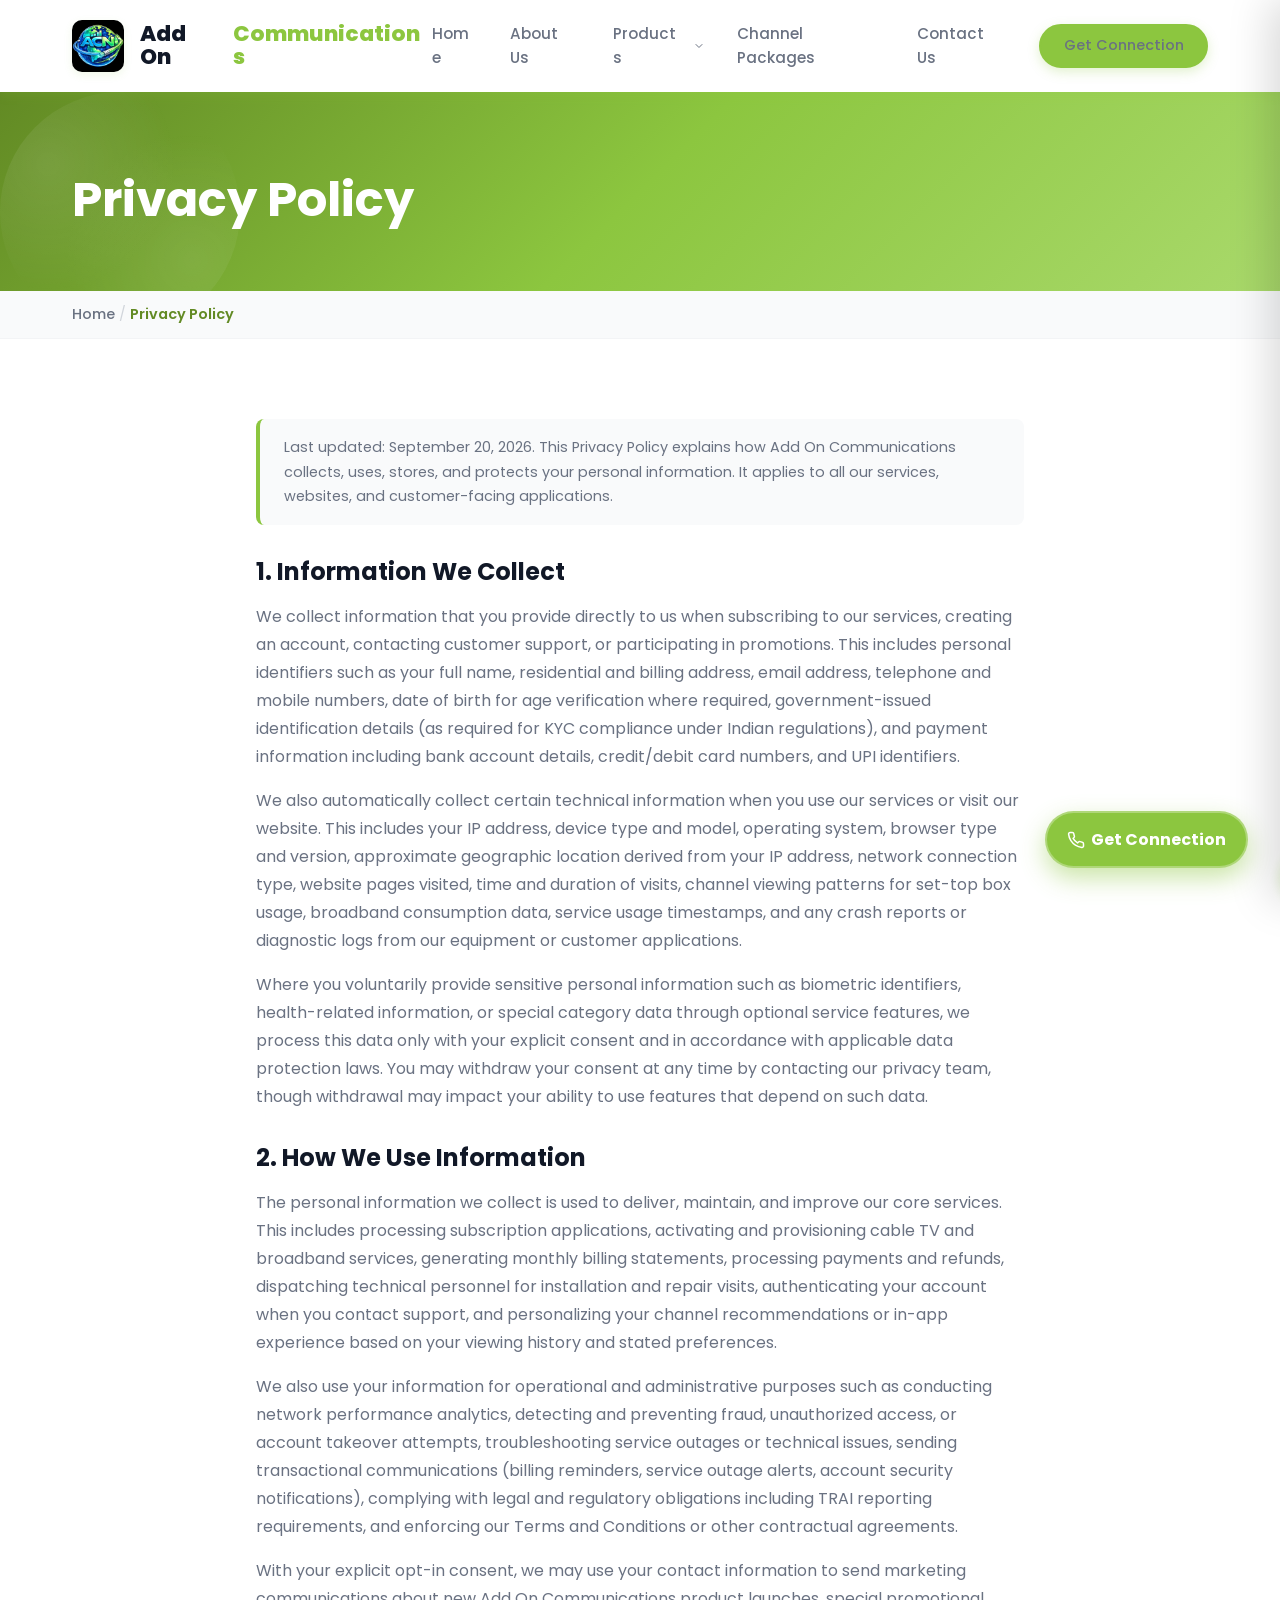
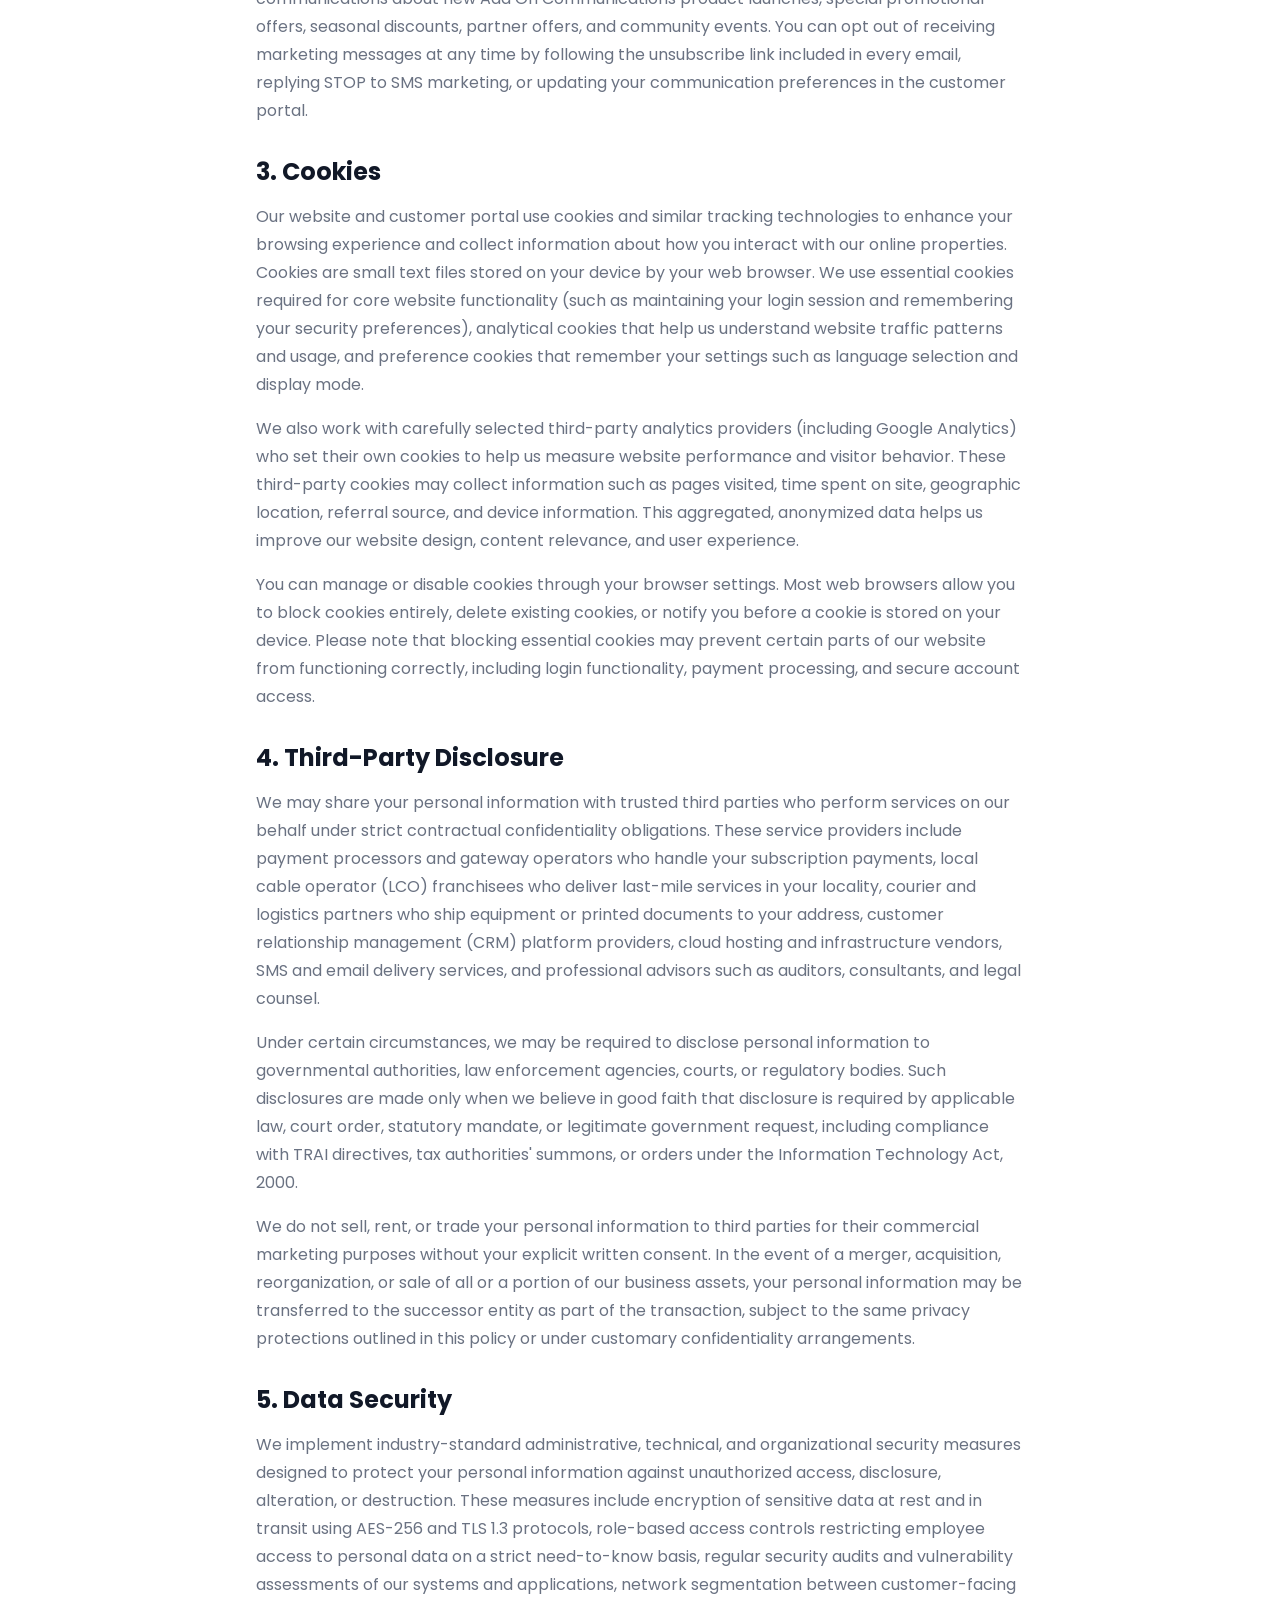
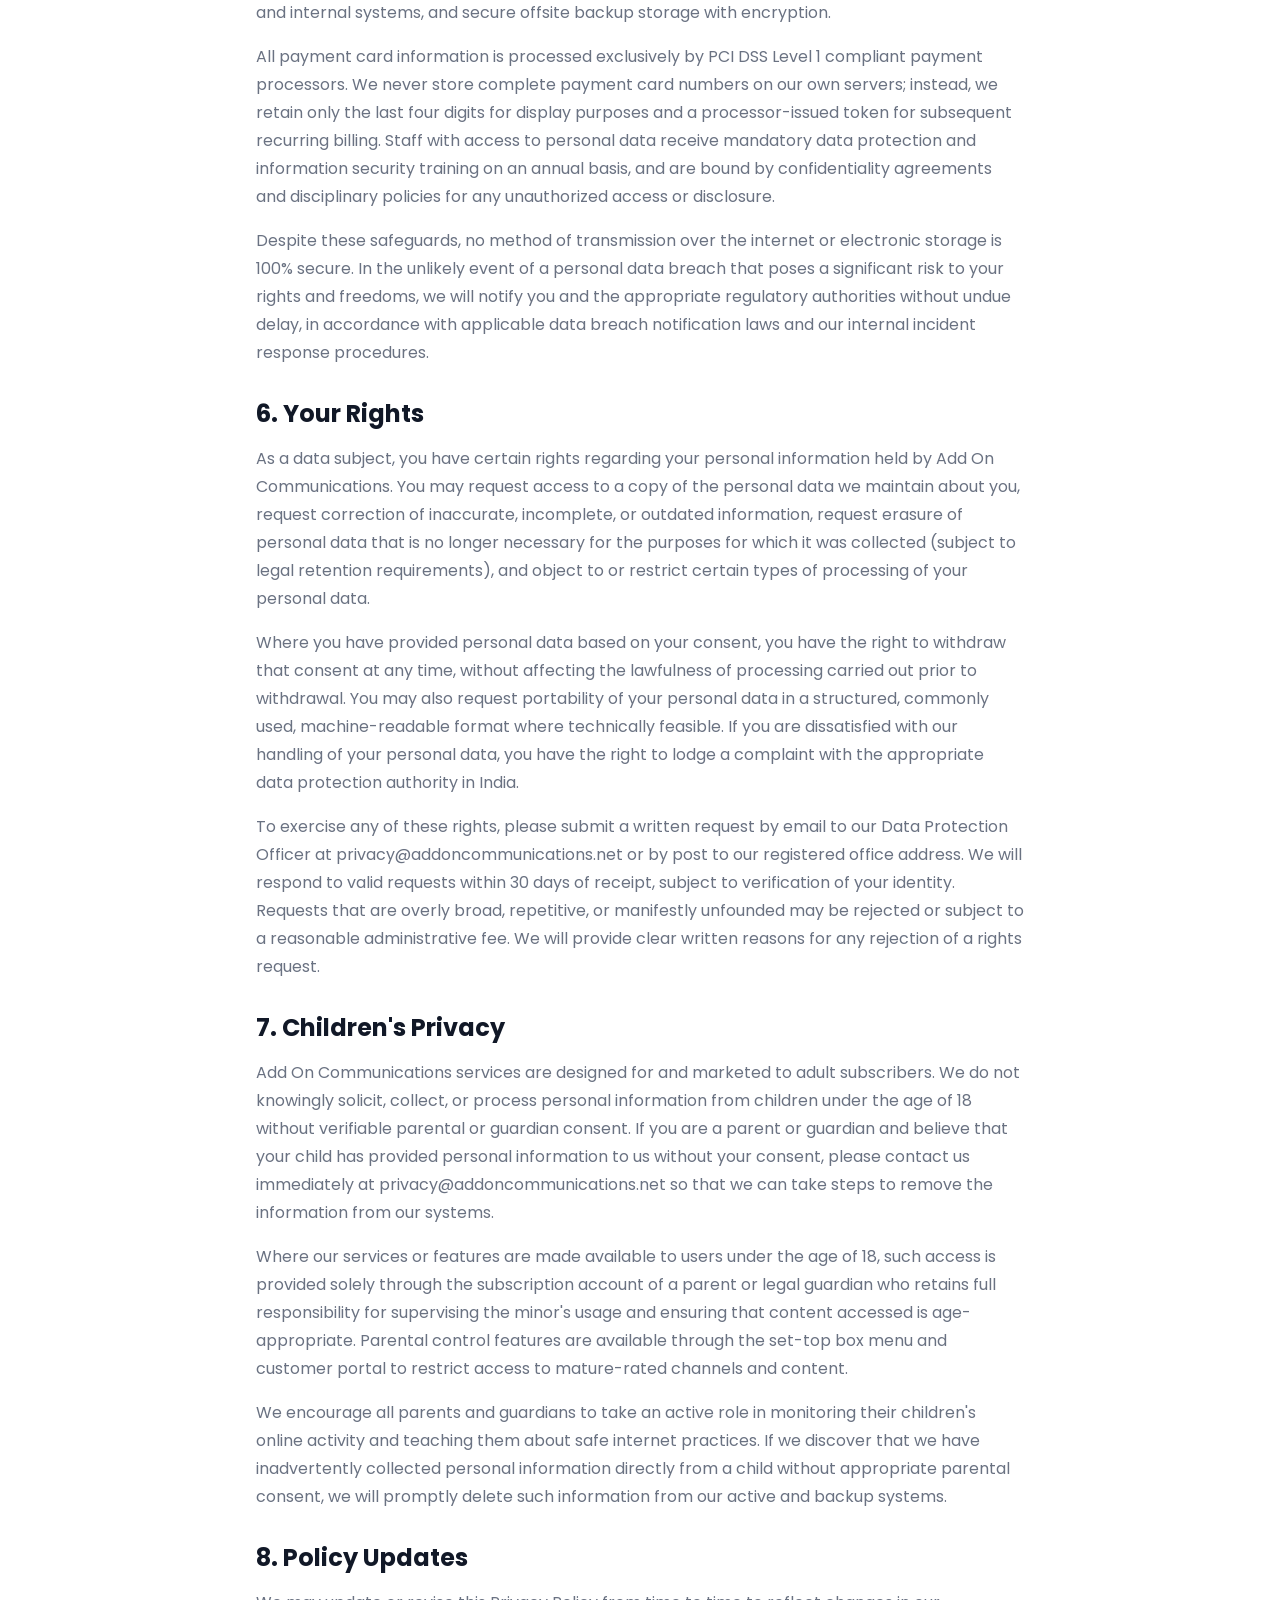
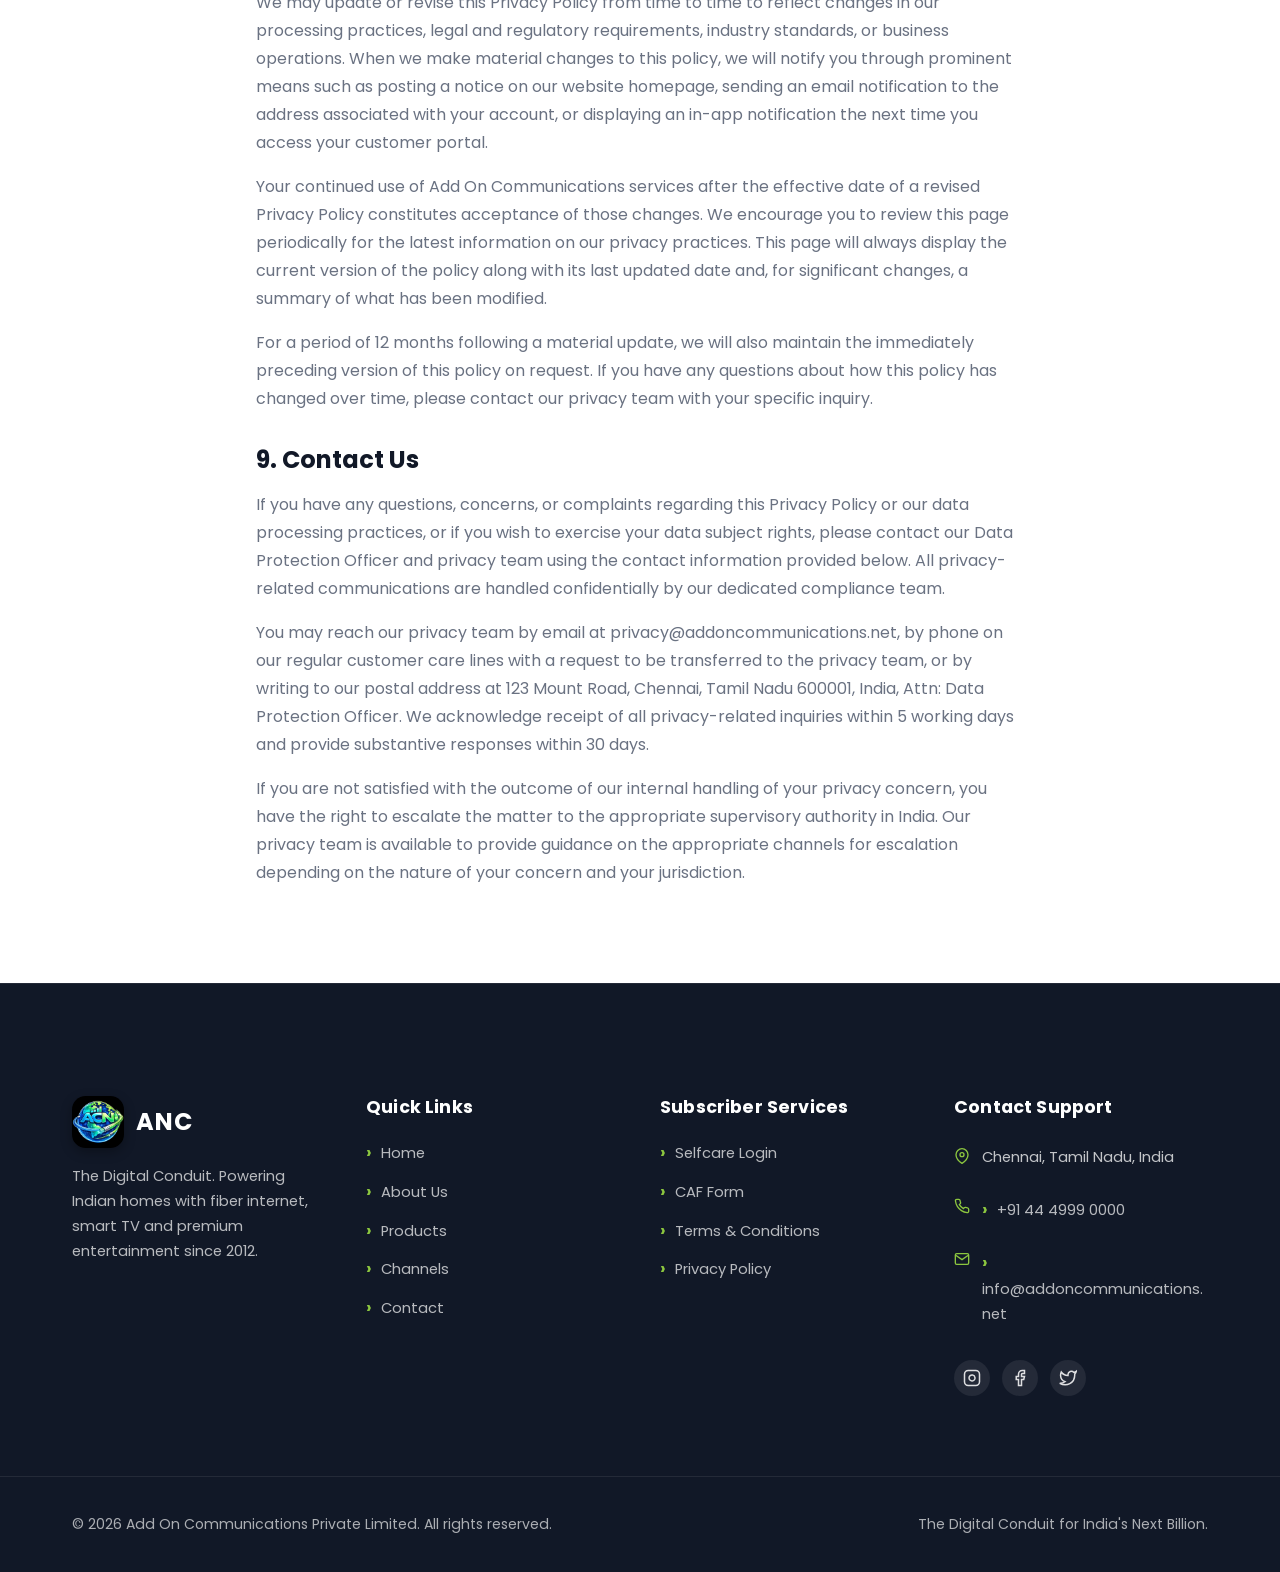
<file: frontend/pages/privacy-policy.html>
<!DOCTYPE html>
<html lang="en">
<head>
    <meta charset="UTF-8">
    <meta name="viewport" content="width=device-width, initial-scale=1.0">
    <title>Privacy Policy | Add On Communications</title>
    <link rel="icon" type="image/svg+xml" href="/assets/generated/logo.svg">
    <link rel="stylesheet" href="/assets/css/style.css">
    <link rel="stylesheet" href="/assets/css/keyframes.css">
</head>
<body>

    <nav class="navbar">
        <div class="container flex items-center justify-between h-20">
            <a href="/" class="nav-logo">
                <img src="/assets/images/gallery/logo.jpeg" alt="Add On Communications Logo" width="44" height="44">
                <span>Add On</span><span>Communications</span>
            </a>
            <ul class="nav-links">
                <li><a href="/">Home</a></li>
                <li><a href="/about-us">About Us</a></li>
                <li class="nav-dropdown">
                    <a href="/products">
                        Products
                        <svg xmlns="http://www.w3.org/2000/svg" width="12" height="12" viewBox="0 0 24 24" fill="none" stroke="currentColor" stroke-width="2" stroke-linecap="round" stroke-linejoin="round"><polyline points="6 9 12 15 18 9"></polyline></svg>
                    </a>
                    <div class="dropdown-menu">
                        <a href="/products#set-top-boxes">Set Top Boxes</a>
                        <a href="/products#broadband">Broadband</a>
                        <a href="/products#ott-integration">OTT Integration</a>
                    </div>
                </li>
                <li><a href="/channel-packages">Channel Packages</a></li>
                <li><a href="/contact-us">Contact Us</a></li>
                <li><a href="/contact-us" class="btn-primary">Get Connection</a></li>
            </ul>
            <button id="menuToggle" class="menu-toggle" aria-label="Toggle menu">
                <span></span>
                <span></span>
                <span></span>
            </button>
        </div>
    </nav>

    <div class="mobile-drawer-backdrop" id="mobileDrawerBackdrop"></div>
    <div class="mobile-drawer" id="mobileDrawer">
        <div class="drawer-header flex items-center justify-between">
            <img src="/assets/images/gallery/logo.jpeg" alt="Add On Communications Logo" class="drawer-logo">
            <button id="drawerClose" class="drawer-close" aria-label="Close">
                <svg xmlns="http://www.w3.org/2000/svg" width="24" height="24" viewBox="0 0 24 24" fill="none" stroke="currentColor" stroke-width="2" stroke-linecap="round" stroke-linejoin="round"><line x1="18" y1="6" x2="6" y2="18"></line><line x1="6" y1="6" x2="18" y2="18"></line></svg>
            </button>
        </div>
        <ul class="drawer-links">
            <li><a href="/">Home</a></li>
            <li><a href="/about-us">About Us</a></li>
            <li><a href="/products">Products</a></li>
            <li><a href="/channel-packages">Channel Packages</a></li>
            <li><a href="/contact-us">Contact Us</a></li>
        </ul>
        <a href="/contact-us" class="btn-primary">Get Connection</a>
    </div>

    <section class="page-banner">
        <div class="container">
            <h1>Privacy Policy</h1>
        </div>
    </section>

    <nav class="breadcrumb">
        <div class="container">
            <a href="/">Home</a>
            <span class="separator">/</span>
            <span class="current">Privacy Policy</span>
        </div>
    </nav>

    <section class="bg-white py-20">
        <div class="container">
            <div class="prose max-w-3xl">
                <div class="privacy-meta">
                    Last updated: September 20, 2026. This Privacy Policy explains how Add On Communications collects, uses, stores, and protects your personal information. It applies to all our services, websites, and customer-facing applications.
                </div>

                <h2>1. Information We Collect</h2>
                <p>We collect information that you provide directly to us when subscribing to our services, creating an account, contacting customer support, or participating in promotions. This includes personal identifiers such as your full name, residential and billing address, email address, telephone and mobile numbers, date of birth for age verification where required, government-issued identification details (as required for KYC compliance under Indian regulations), and payment information including bank account details, credit/debit card numbers, and UPI identifiers.</p>
                <p>We also automatically collect certain technical information when you use our services or visit our website. This includes your IP address, device type and model, operating system, browser type and version, approximate geographic location derived from your IP address, network connection type, website pages visited, time and duration of visits, channel viewing patterns for set-top box usage, broadband consumption data, service usage timestamps, and any crash reports or diagnostic logs from our equipment or customer applications.</p>
                <p>Where you voluntarily provide sensitive personal information such as biometric identifiers, health-related information, or special category data through optional service features, we process this data only with your explicit consent and in accordance with applicable data protection laws. You may withdraw your consent at any time by contacting our privacy team, though withdrawal may impact your ability to use features that depend on such data.</p>

                <h2>2. How We Use Information</h2>
                <p>The personal information we collect is used to deliver, maintain, and improve our core services. This includes processing subscription applications, activating and provisioning cable TV and broadband services, generating monthly billing statements, processing payments and refunds, dispatching technical personnel for installation and repair visits, authenticating your account when you contact support, and personalizing your channel recommendations or in-app experience based on your viewing history and stated preferences.</p>
                <p>We also use your information for operational and administrative purposes such as conducting network performance analytics, detecting and preventing fraud, unauthorized access, or account takeover attempts, troubleshooting service outages or technical issues, sending transactional communications (billing reminders, service outage alerts, account security notifications), complying with legal and regulatory obligations including TRAI reporting requirements, and enforcing our Terms and Conditions or other contractual agreements.</p>
                <p>With your explicit opt-in consent, we may use your contact information to send marketing communications about new Add On Communications product launches, special promotional offers, seasonal discounts, partner offers, and community events. You can opt out of receiving marketing messages at any time by following the unsubscribe link included in every email, replying STOP to SMS marketing, or updating your communication preferences in the customer portal.</p>

                <h2>3. Cookies</h2>
                <p>Our website and customer portal use cookies and similar tracking technologies to enhance your browsing experience and collect information about how you interact with our online properties. Cookies are small text files stored on your device by your web browser. We use essential cookies required for core website functionality (such as maintaining your login session and remembering your security preferences), analytical cookies that help us understand website traffic patterns and usage, and preference cookies that remember your settings such as language selection and display mode.</p>
                <p>We also work with carefully selected third-party analytics providers (including Google Analytics) who set their own cookies to help us measure website performance and visitor behavior. These third-party cookies may collect information such as pages visited, time spent on site, geographic location, referral source, and device information. This aggregated, anonymized data helps us improve our website design, content relevance, and user experience.</p>
                <p>You can manage or disable cookies through your browser settings. Most web browsers allow you to block cookies entirely, delete existing cookies, or notify you before a cookie is stored on your device. Please note that blocking essential cookies may prevent certain parts of our website from functioning correctly, including login functionality, payment processing, and secure account access.</p>

                <h2>4. Third-Party Disclosure</h2>
                <p>We may share your personal information with trusted third parties who perform services on our behalf under strict contractual confidentiality obligations. These service providers include payment processors and gateway operators who handle your subscription payments, local cable operator (LCO) franchisees who deliver last-mile services in your locality, courier and logistics partners who ship equipment or printed documents to your address, customer relationship management (CRM) platform providers, cloud hosting and infrastructure vendors, SMS and email delivery services, and professional advisors such as auditors, consultants, and legal counsel.</p>
                <p>Under certain circumstances, we may be required to disclose personal information to governmental authorities, law enforcement agencies, courts, or regulatory bodies. Such disclosures are made only when we believe in good faith that disclosure is required by applicable law, court order, statutory mandate, or legitimate government request, including compliance with TRAI directives, tax authorities' summons, or orders under the Information Technology Act, 2000.</p>
                <p>We do not sell, rent, or trade your personal information to third parties for their commercial marketing purposes without your explicit written consent. In the event of a merger, acquisition, reorganization, or sale of all or a portion of our business assets, your personal information may be transferred to the successor entity as part of the transaction, subject to the same privacy protections outlined in this policy or under customary confidentiality arrangements.</p>

                <h2>5. Data Security</h2>
                <p>We implement industry-standard administrative, technical, and organizational security measures designed to protect your personal information against unauthorized access, disclosure, alteration, or destruction. These measures include encryption of sensitive data at rest and in transit using AES-256 and TLS 1.3 protocols, role-based access controls restricting employee access to personal data on a strict need-to-know basis, regular security audits and vulnerability assessments of our systems and applications, network segmentation between customer-facing and internal systems, and secure offsite backup storage with encryption.</p>
                <p>All payment card information is processed exclusively by PCI DSS Level 1 compliant payment processors. We never store complete payment card numbers on our own servers; instead, we retain only the last four digits for display purposes and a processor-issued token for subsequent recurring billing. Staff with access to personal data receive mandatory data protection and information security training on an annual basis, and are bound by confidentiality agreements and disciplinary policies for any unauthorized access or disclosure.</p>
                <p>Despite these safeguards, no method of transmission over the internet or electronic storage is 100% secure. In the unlikely event of a personal data breach that poses a significant risk to your rights and freedoms, we will notify you and the appropriate regulatory authorities without undue delay, in accordance with applicable data breach notification laws and our internal incident response procedures.</p>

                <h2>6. Your Rights</h2>
                <p>As a data subject, you have certain rights regarding your personal information held by Add On Communications. You may request access to a copy of the personal data we maintain about you, request correction of inaccurate, incomplete, or outdated information, request erasure of personal data that is no longer necessary for the purposes for which it was collected (subject to legal retention requirements), and object to or restrict certain types of processing of your personal data.</p>
                <p>Where you have provided personal data based on your consent, you have the right to withdraw that consent at any time, without affecting the lawfulness of processing carried out prior to withdrawal. You may also request portability of your personal data in a structured, commonly used, machine-readable format where technically feasible. If you are dissatisfied with our handling of your personal data, you have the right to lodge a complaint with the appropriate data protection authority in India.</p>
                <p>To exercise any of these rights, please submit a written request by email to our Data Protection Officer at privacy@addoncommunications.net or by post to our registered office address. We will respond to valid requests within 30 days of receipt, subject to verification of your identity. Requests that are overly broad, repetitive, or manifestly unfounded may be rejected or subject to a reasonable administrative fee. We will provide clear written reasons for any rejection of a rights request.</p>

                <h2>7. Children's Privacy</h2>
                <p>Add On Communications services are designed for and marketed to adult subscribers. We do not knowingly solicit, collect, or process personal information from children under the age of 18 without verifiable parental or guardian consent. If you are a parent or guardian and believe that your child has provided personal information to us without your consent, please contact us immediately at privacy@addoncommunications.net so that we can take steps to remove the information from our systems.</p>
                <p>Where our services or features are made available to users under the age of 18, such access is provided solely through the subscription account of a parent or legal guardian who retains full responsibility for supervising the minor's usage and ensuring that content accessed is age-appropriate. Parental control features are available through the set-top box menu and customer portal to restrict access to mature-rated channels and content.</p>
                <p>We encourage all parents and guardians to take an active role in monitoring their children's online activity and teaching them about safe internet practices. If we discover that we have inadvertently collected personal information directly from a child without appropriate parental consent, we will promptly delete such information from our active and backup systems.</p>

                <h2>8. Policy Updates</h2>
                <p>We may update or revise this Privacy Policy from time to time to reflect changes in our processing practices, legal and regulatory requirements, industry standards, or business operations. When we make material changes to this policy, we will notify you through prominent means such as posting a notice on our website homepage, sending an email notification to the address associated with your account, or displaying an in-app notification the next time you access your customer portal.</p>
                <p>Your continued use of Add On Communications services after the effective date of a revised Privacy Policy constitutes acceptance of those changes. We encourage you to review this page periodically for the latest information on our privacy practices. This page will always display the current version of the policy along with its last updated date and, for significant changes, a summary of what has been modified.</p>
                <p>For a period of 12 months following a material update, we will also maintain the immediately preceding version of this policy on request. If you have any questions about how this policy has changed over time, please contact our privacy team with your specific inquiry.</p>

                <h2>9. Contact Us</h2>
                <p>If you have any questions, concerns, or complaints regarding this Privacy Policy or our data processing practices, or if you wish to exercise your data subject rights, please contact our Data Protection Officer and privacy team using the contact information provided below. All privacy-related communications are handled confidentially by our dedicated compliance team.</p>
                <p>You may reach our privacy team by email at privacy@addoncommunications.net, by phone on our regular customer care lines with a request to be transferred to the privacy team, or by writing to our postal address at 123 Mount Road, Chennai, Tamil Nadu 600001, India, Attn: Data Protection Officer. We acknowledge receipt of all privacy-related inquiries within 5 working days and provide substantive responses within 30 days.</p>
                <p>If you are not satisfied with the outcome of our internal handling of your privacy concern, you have the right to escalate the matter to the appropriate supervisory authority in India. Our privacy team is available to provide guidance on the appropriate channels for escalation depending on the nature of your concern and your jurisdiction.</p>
            </div>
        </div>
    </section>

    <footer class="bg-gray-900">
        <div class="container grid grid-cols-1 sm:grid-cols-2 lg:grid-cols-4 gap-8 py-12">
            <div class="footer-col">
                <div class="flex items-center gap-3 mb-4">
                    <img src="/assets/images/gallery/logo.jpeg" alt="ANC Logo" class="footer-logo">
                    <span class="footer-brand-name text-white font-bold text-2xl">ANC</span>
                </div>
                <p class="footer-tagline">The Digital Conduit. Powering Indian homes with fiber internet, smart TV and premium entertainment since 2012.</p>
            </div>
            <div class="footer-col">
                <h4 class="footer-heading">Quick Links</h4>
                <ul class="footer-links">
                    <li><a href="/">Home</a></li>
                    <li><a href="/about-us">About Us</a></li>
                    <li><a href="/products">Products</a></li>
                    <li><a href="/channel-packages">Channels</a></li>
                    <li><a href="/contact-us">Contact</a></li>
                </ul>
            </div>
            <div class="footer-col">
                <h4 class="footer-heading">Subscriber Services</h4>
                <ul class="footer-links">
                    <li><a href="#">Selfcare Login</a></li>
                    <li><a href="#">CAF Form</a></li>
                    <li><a href="/terms-and-conditions">Terms & Conditions</a></li>
                    <li><a href="/privacy-policy">Privacy Policy</a></li>
                </ul>
            </div>
            <div class="footer-col">
                <h4 class="footer-heading">Contact Support</h4>
                <ul class="footer-contact">
                    <li>
                        <svg width="16" height="16" viewBox="0 0 24 24" fill="none" stroke="currentColor" stroke-width="2"><path d="M21 10c0 7-9 13-9 13s-9-6-9-13a9 9 0 0 1 18 0z"/><circle cx="12" cy="10" r="3"/></svg>
                        Chennai, Tamil Nadu, India
                    </li>
                    <li>
                        <svg width="16" height="16" viewBox="0 0 24 24" fill="none" stroke="currentColor" stroke-width="2"><path d="M22 16.92v3a2 2 0 0 1-2.18 2 19.79 19.79 0 0 1-8.63-3.07 19.5 19.5 0 0 1-6-6 19.79 19.79 0 0 1-3.07-8.67A2 2 0 0 1 4.11 2h3a2 2 0 0 1 2 1.72 12.84 12.84 0 0 0 .7 2.81 2 2 0 0 1-.45 2.11L8.09 9.91a16 16 0 0 0 6 6l1.27-1.27a2 2 0 0 1 2.11-.45 12.84 12.84 0 0 0 2.81.7A2 2 0 0 1 22 16.92z"/></svg>
                        <a href="tel:+914449990000">+91 44 4999 0000</a>
                    </li>
                    <li>
                        <svg width="16" height="16" viewBox="0 0 24 24" fill="none" stroke="currentColor" stroke-width="2"><path d="M4 4h16c1.1 0 2 .9 2 2v12c0 1.1-.9 2-2 2H4c-1.1 0-2-.9-2-2V6c0-1.1.9-2 2-2z"/><polyline points="22,6 12,13 2,6"/></svg>
                        <a href="mailto:info@addoncommunications.net">info@addoncommunications.net</a>
                    </li>
                </ul>
                <div class="social-links flex gap-3 mt-4">
                    <a href="#" aria-label="Instagram" class="social-link">
                        <svg width="18" height="18" viewBox="0 0 24 24" fill="none" stroke="currentColor" stroke-width="2"><rect x="2" y="2" width="20" height="20" rx="5" ry="5"/><path d="M16 11.37A4 4 0 1 1 12.63 8 4 4 0 0 1 16 11.37z"/><line x1="17.5" y1="6.5" x2="17.51" y2="6.5"/></svg>
                    </a>
                    <a href="#" aria-label="Facebook" class="social-link">
                        <svg width="18" height="18" viewBox="0 0 24 24" fill="none" stroke="currentColor" stroke-width="2"><path d="M18 2h-3a5 5 0 0 0-5 5v3H7v4h3v8h4v-8h3l1-4h-4V7a1 1 0 0 1 1-1h3z"/></svg>
                    </a>
                    <a href="#" aria-label="Twitter" class="social-link">
                        <svg width="18" height="18" viewBox="0 0 24 24" fill="none" stroke="currentColor" stroke-width="2"><path d="M23 3a10.9 10.9 0 0 1-3.14 1.53 4.48 4.48 0 0 0-7.86 3v1A10.66 10.66 0 0 1 3 4s-4 9 5 13a11.64 11.64 0 0 1-7 2c9 5 20 0 20-11.5a4.5 4.5 0 0 0-.08-.83A7.72 7.72 0 0 0 23 3z"/></svg>
                    </a>
                </div>
            </div>
        </div>
        <div class="footer-bottom">
            <div class="container flex flex-col sm:flex-row items-center justify-between py-4">
                <p>&copy; 2026 Add On Communications Private Limited. All rights reserved.</p>
                <p class="mt-2 sm:mt-0">The Digital Conduit for India's Next Billion.</p>
            </div>
        </div>
    </footer>

    <a href="/contact-us" class="floating-cta" aria-label="Get Connection">
        <svg xmlns="http://www.w3.org/2000/svg" width="18" height="18" viewBox="0 0 24 24" fill="none" stroke="currentColor" stroke-width="2" stroke-linecap="round" stroke-linejoin="round"><path d="M22 16.92v3a2 2 0 0 1-2.18 2 19.79 19.79 0 0 1-8.63-3.07 19.5 19.5 0 0 1-6-6 19.79 19.79 0 0 1-3.07-8.67A2 2 0 0 1 4.11 2h3a2 2 0 0 1 2 1.72c.127.96.361 1.903.7 2.81a2 2 0 0 1-.45 2.11L8.09 9.91a16 16 0 0 0 6 6l1.27-1.27a2 2 0 0 1 2.11-.45c.907.339 1.85.573 2.81.7A2 2 0 0 1 22 16.92z"></path></svg>
        Get Connection
    </a>

    <script src="/assets/js/main.js"></script>
    <script>
        window.rubi.init();
    </script>

</body>
</html>
</file>
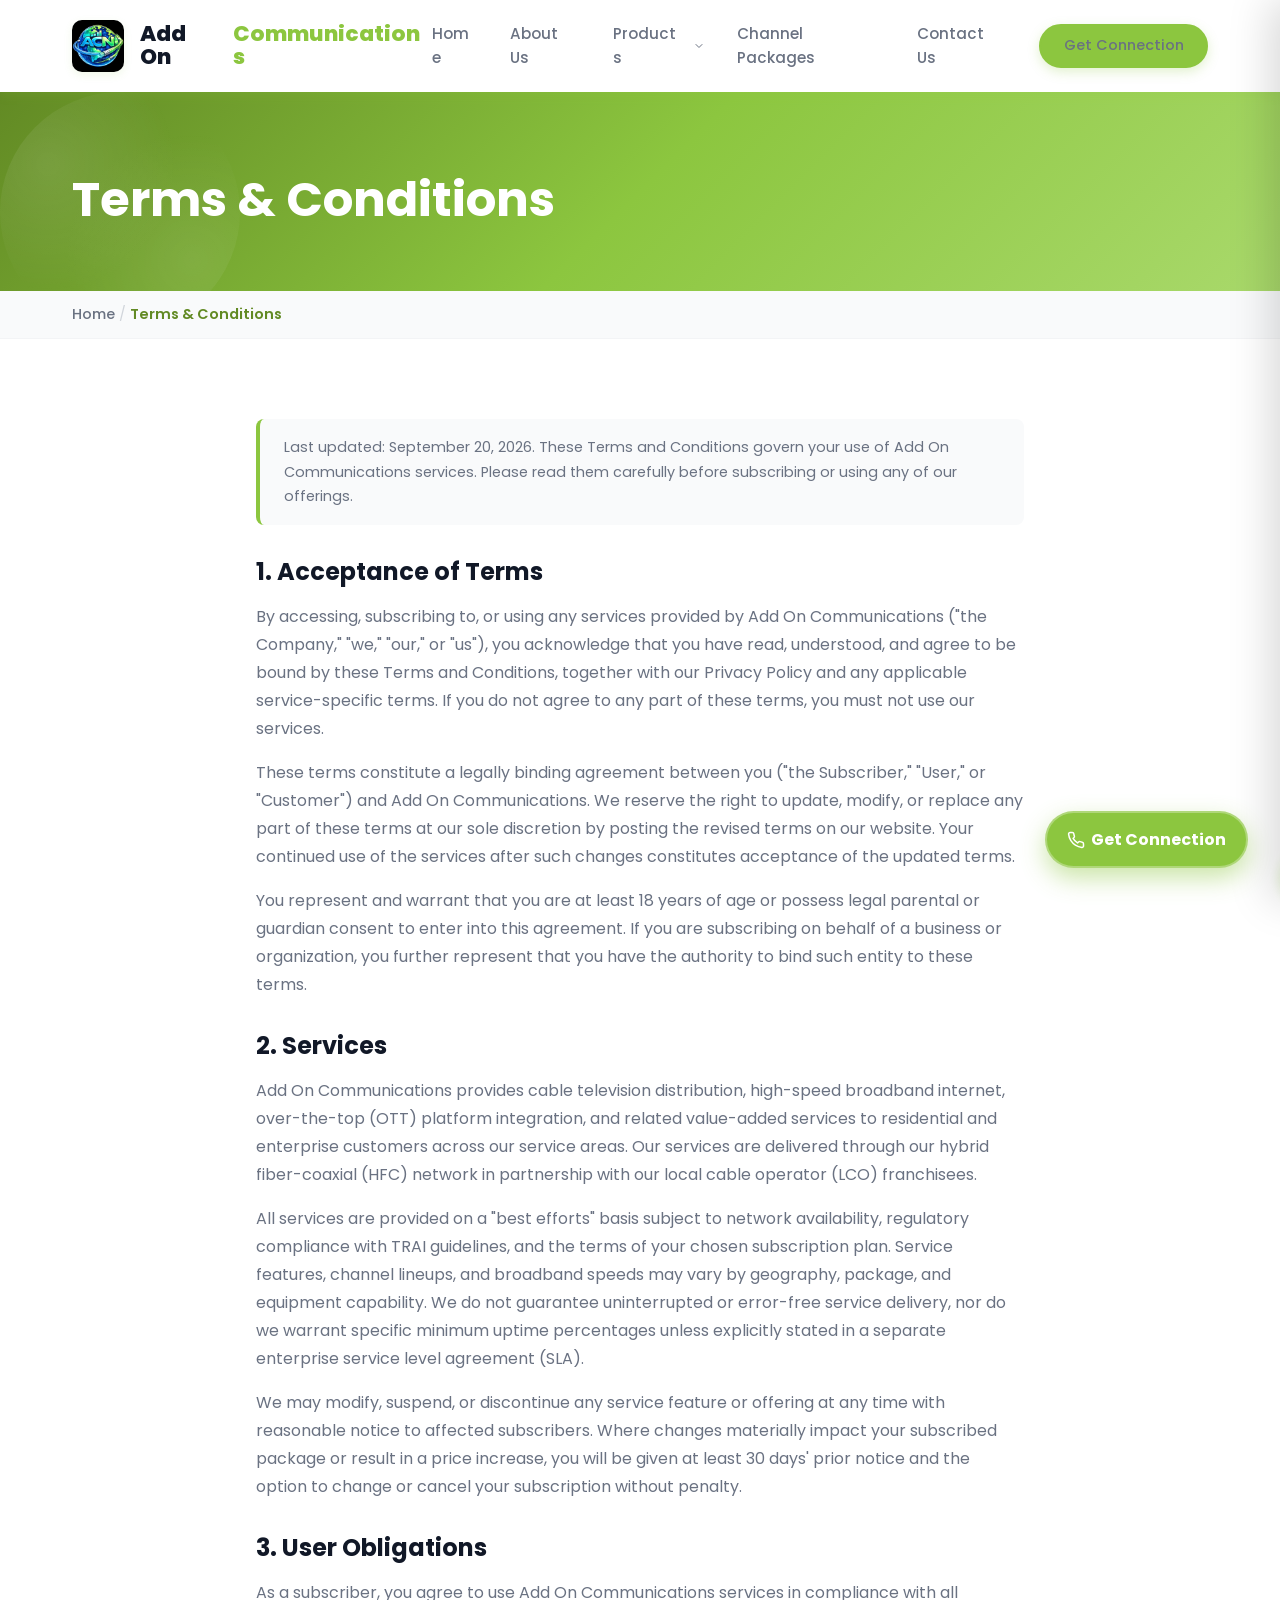
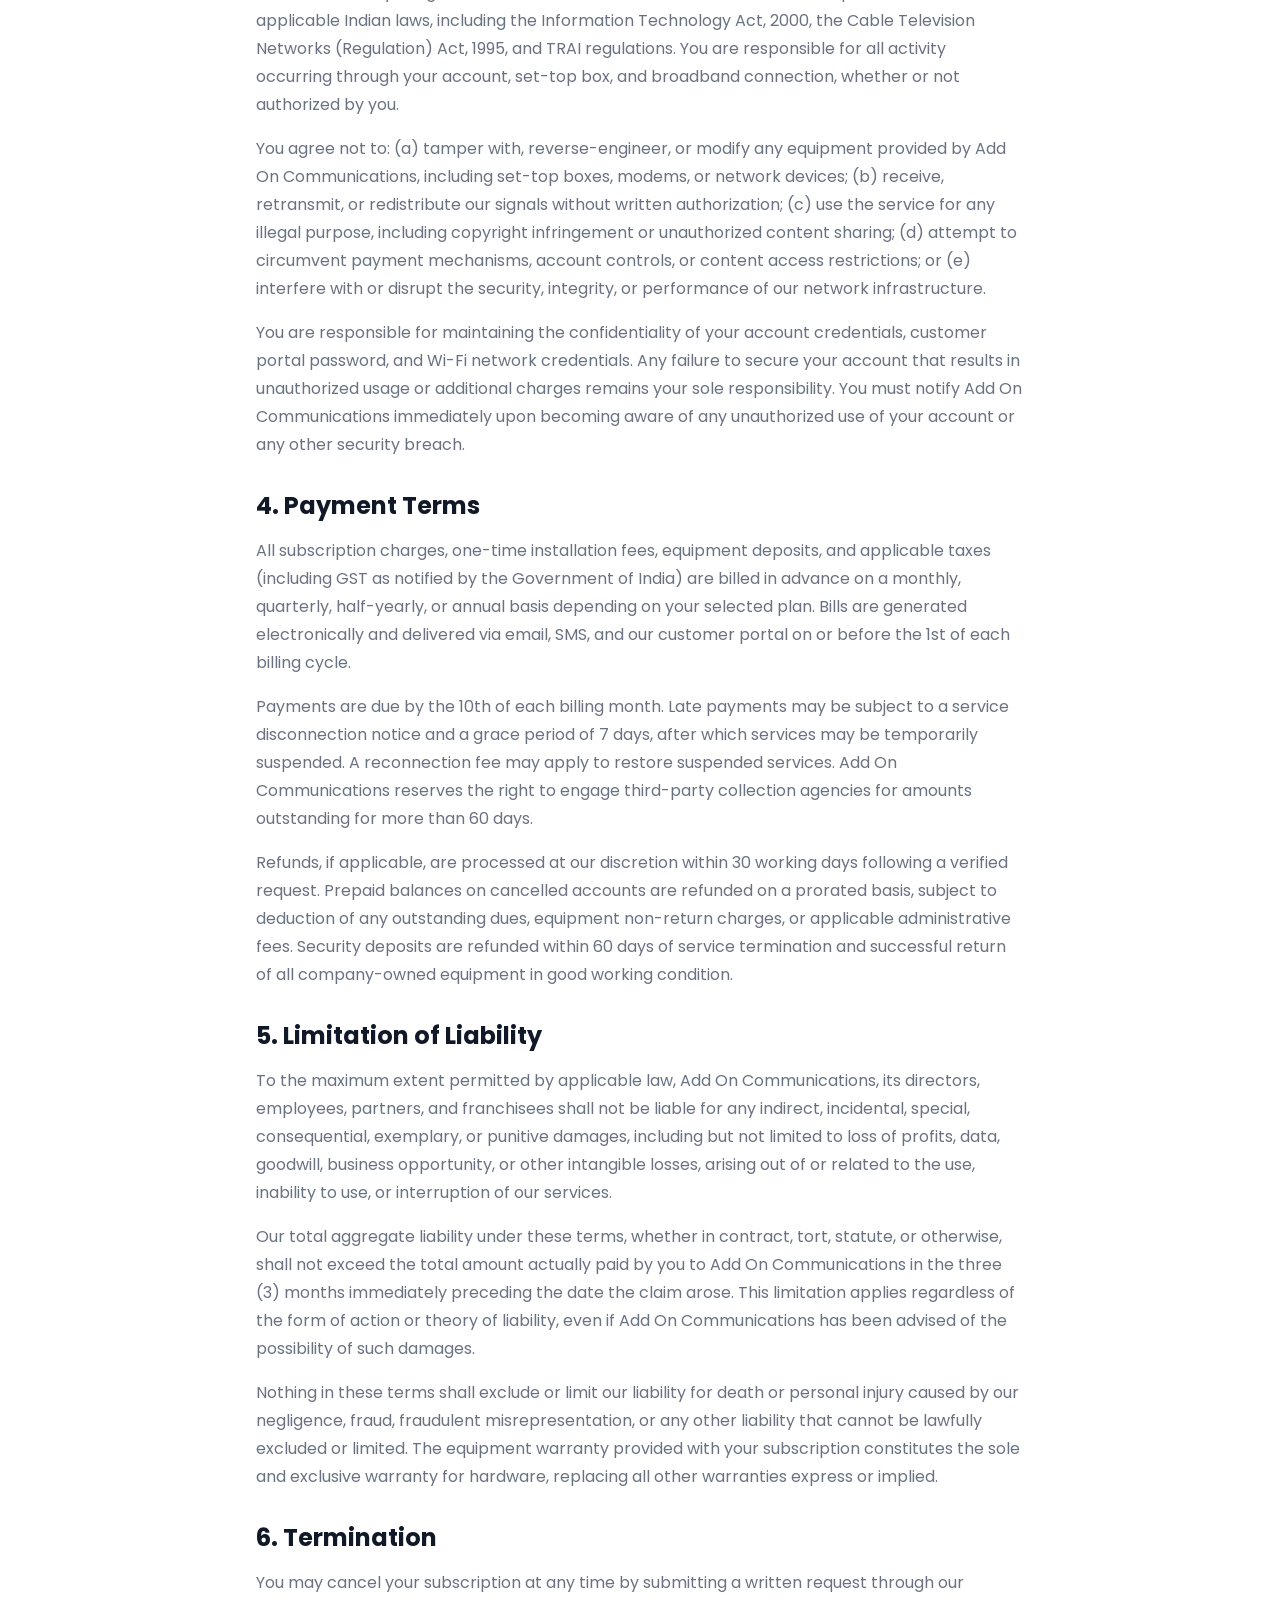
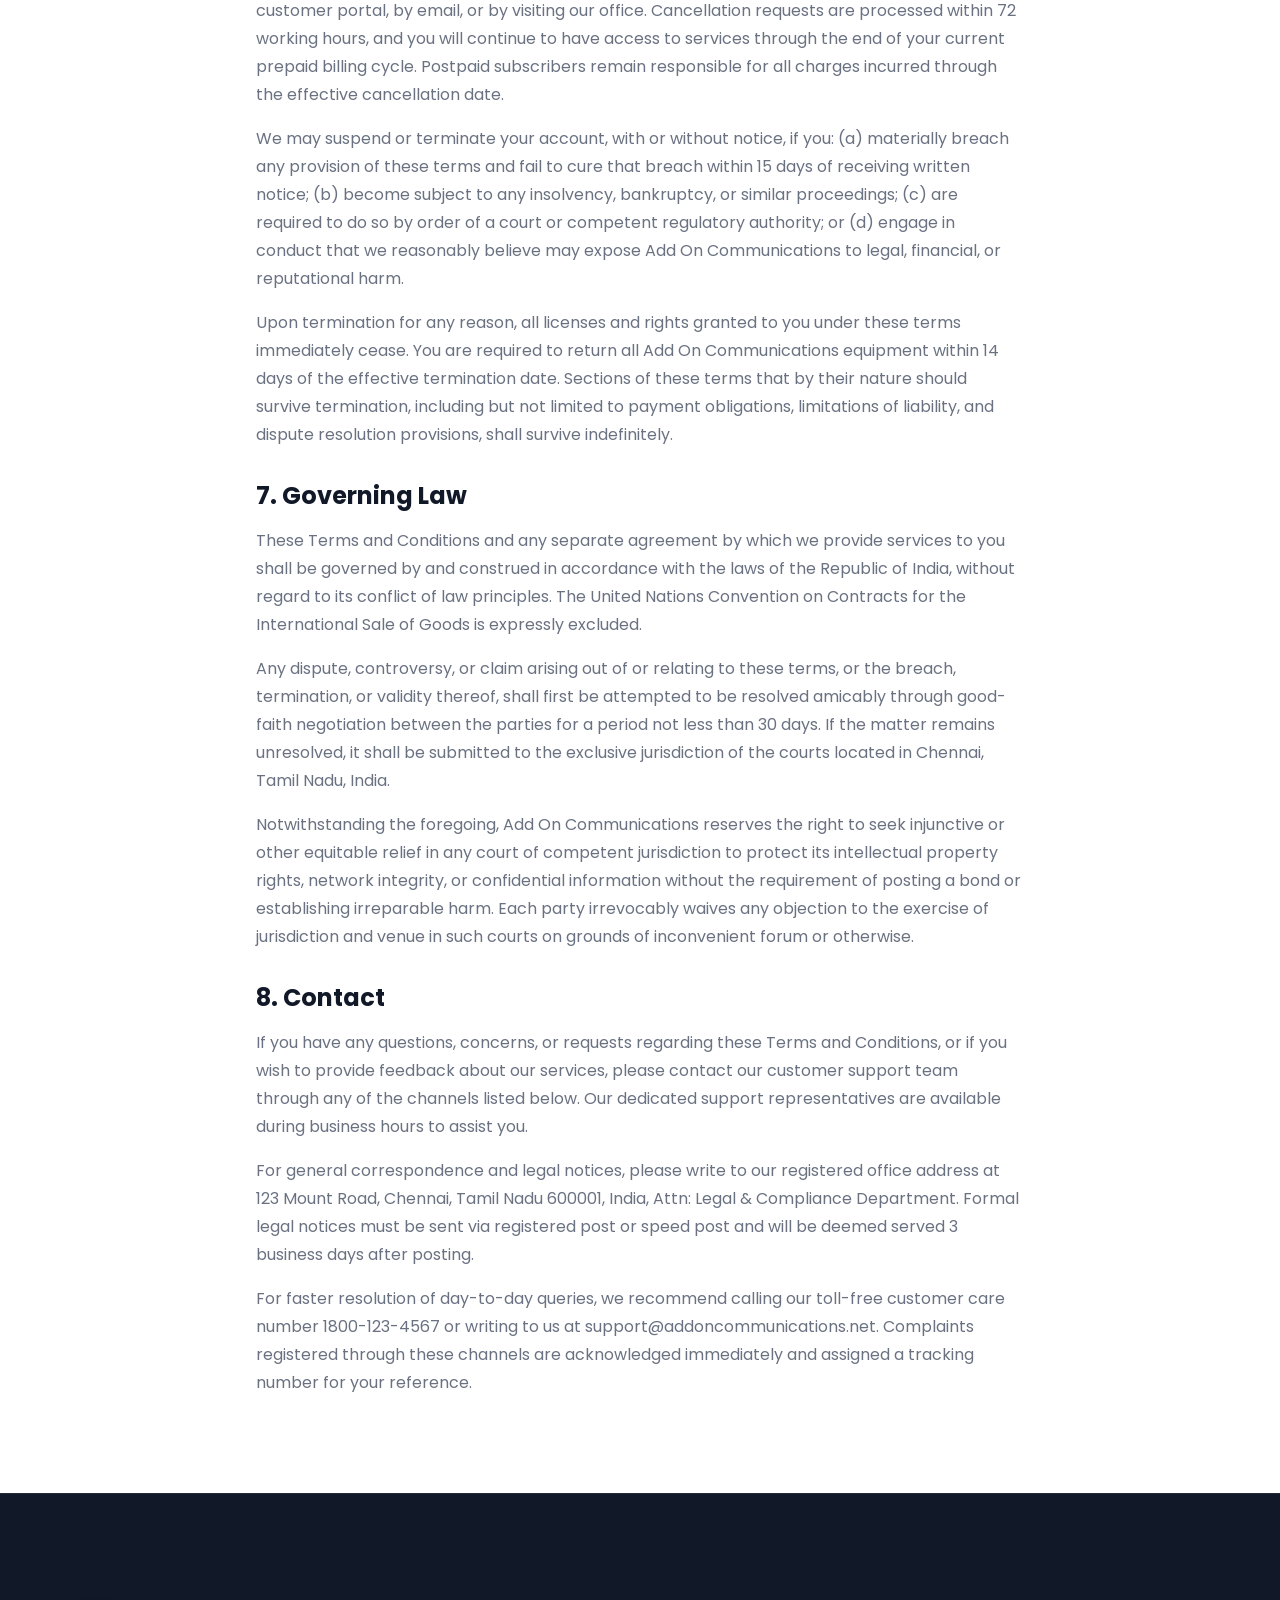
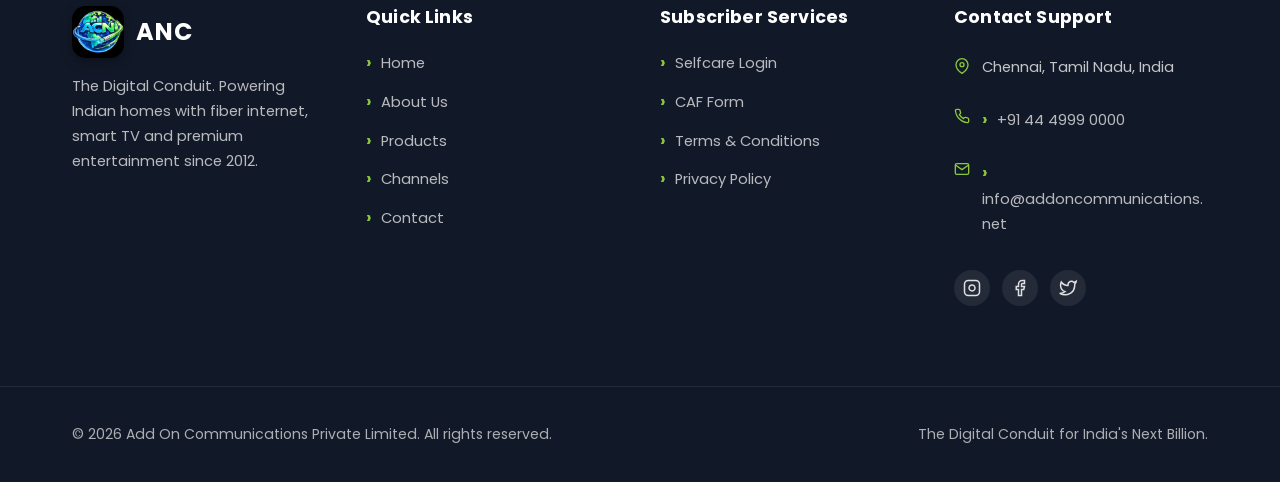
<file: frontend/pages/terms-and-conditions.html>
<!DOCTYPE html>
<html lang="en">
<head>
    <meta charset="UTF-8">
    <meta name="viewport" content="width=device-width, initial-scale=1.0">
    <title>Terms &amp; Conditions | Add On Communications</title>
    <link rel="icon" type="image/svg+xml" href="/assets/generated/logo.svg">
    <link rel="stylesheet" href="/assets/css/style.css">
    <link rel="stylesheet" href="/assets/css/keyframes.css">
</head>
<body>

    <nav class="navbar">
        <div class="container flex items-center justify-between h-20">
            <a href="/" class="nav-logo">
                <img src="/assets/images/gallery/logo.jpeg" alt="Add On Communications Logo" width="44" height="44">
                <span>Add On</span><span>Communications</span>
            </a>
            <ul class="nav-links">
                <li><a href="/">Home</a></li>
                <li><a href="/about-us">About Us</a></li>
                <li class="nav-dropdown">
                    <a href="/products">
                        Products
                        <svg xmlns="http://www.w3.org/2000/svg" width="12" height="12" viewBox="0 0 24 24" fill="none" stroke="currentColor" stroke-width="2" stroke-linecap="round" stroke-linejoin="round"><polyline points="6 9 12 15 18 9"></polyline></svg>
                    </a>
                    <div class="dropdown-menu">
                        <a href="/products#set-top-boxes">Set Top Boxes</a>
                        <a href="/products#broadband">Broadband</a>
                        <a href="/products#ott-integration">OTT Integration</a>
                    </div>
                </li>
                <li><a href="/channel-packages">Channel Packages</a></li>
                <li><a href="/contact-us">Contact Us</a></li>
                <li><a href="/contact-us" class="btn-primary">Get Connection</a></li>
            </ul>
            <button id="menuToggle" class="menu-toggle" aria-label="Toggle menu">
                <span></span>
                <span></span>
                <span></span>
            </button>
        </div>
    </nav>

    <div class="mobile-drawer-backdrop" id="mobileDrawerBackdrop"></div>
    <div class="mobile-drawer" id="mobileDrawer">
        <div class="drawer-header flex items-center justify-between">
            <img src="/assets/images/gallery/logo.jpeg" alt="Add On Communications Logo" class="drawer-logo">
            <button id="drawerClose" class="drawer-close" aria-label="Close">
                <svg xmlns="http://www.w3.org/2000/svg" width="24" height="24" viewBox="0 0 24 24" fill="none" stroke="currentColor" stroke-width="2" stroke-linecap="round" stroke-linejoin="round"><line x1="18" y1="6" x2="6" y2="18"></line><line x1="6" y1="6" x2="18" y2="18"></line></svg>
            </button>
        </div>
        <ul class="drawer-links">
            <li><a href="/">Home</a></li>
            <li><a href="/about-us">About Us</a></li>
            <li><a href="/products">Products</a></li>
            <li><a href="/channel-packages">Channel Packages</a></li>
            <li><a href="/contact-us">Contact Us</a></li>
        </ul>
        <a href="/contact-us" class="btn-primary">Get Connection</a>
    </div>

    <section class="page-banner">
        <div class="container">
            <h1>Terms &amp; Conditions</h1>
        </div>
    </section>

    <nav class="breadcrumb">
        <div class="container">
            <a href="/">Home</a>
            <span class="separator">/</span>
            <span class="current">Terms &amp; Conditions</span>
        </div>
    </nav>

    <section class="bg-white py-20">
        <div class="container">
            <div class="prose max-w-3xl">
                <div class="legal-meta">
                    Last updated: September 20, 2026. These Terms and Conditions govern your use of Add On Communications services. Please read them carefully before subscribing or using any of our offerings.
                </div>

                <h2>1. Acceptance of Terms</h2>
                <p>By accessing, subscribing to, or using any services provided by Add On Communications (&quot;the Company,&quot; &quot;we,&quot; &quot;our,&quot; or &quot;us&quot;), you acknowledge that you have read, understood, and agree to be bound by these Terms and Conditions, together with our Privacy Policy and any applicable service-specific terms. If you do not agree to any part of these terms, you must not use our services.</p>
                <p>These terms constitute a legally binding agreement between you (&quot;the Subscriber,&quot; &quot;User,&quot; or &quot;Customer&quot;) and Add On Communications. We reserve the right to update, modify, or replace any part of these terms at our sole discretion by posting the revised terms on our website. Your continued use of the services after such changes constitutes acceptance of the updated terms.</p>
                <p>You represent and warrant that you are at least 18 years of age or possess legal parental or guardian consent to enter into this agreement. If you are subscribing on behalf of a business or organization, you further represent that you have the authority to bind such entity to these terms.</p>

                <h2>2. Services</h2>
                <p>Add On Communications provides cable television distribution, high-speed broadband internet, over-the-top (OTT) platform integration, and related value-added services to residential and enterprise customers across our service areas. Our services are delivered through our hybrid fiber-coaxial (HFC) network in partnership with our local cable operator (LCO) franchisees.</p>
                <p>All services are provided on a &quot;best efforts&quot; basis subject to network availability, regulatory compliance with TRAI guidelines, and the terms of your chosen subscription plan. Service features, channel lineups, and broadband speeds may vary by geography, package, and equipment capability. We do not guarantee uninterrupted or error-free service delivery, nor do we warrant specific minimum uptime percentages unless explicitly stated in a separate enterprise service level agreement (SLA).</p>
                <p>We may modify, suspend, or discontinue any service feature or offering at any time with reasonable notice to affected subscribers. Where changes materially impact your subscribed package or result in a price increase, you will be given at least 30 days' prior notice and the option to change or cancel your subscription without penalty.</p>

                <h2>3. User Obligations</h2>
                <p>As a subscriber, you agree to use Add On Communications services in compliance with all applicable Indian laws, including the Information Technology Act, 2000, the Cable Television Networks (Regulation) Act, 1995, and TRAI regulations. You are responsible for all activity occurring through your account, set-top box, and broadband connection, whether or not authorized by you.</p>
                <p>You agree not to: (a) tamper with, reverse-engineer, or modify any equipment provided by Add On Communications, including set-top boxes, modems, or network devices; (b) receive, retransmit, or redistribute our signals without written authorization; (c) use the service for any illegal purpose, including copyright infringement or unauthorized content sharing; (d) attempt to circumvent payment mechanisms, account controls, or content access restrictions; or (e) interfere with or disrupt the security, integrity, or performance of our network infrastructure.</p>
                <p>You are responsible for maintaining the confidentiality of your account credentials, customer portal password, and Wi-Fi network credentials. Any failure to secure your account that results in unauthorized usage or additional charges remains your sole responsibility. You must notify Add On Communications immediately upon becoming aware of any unauthorized use of your account or any other security breach.</p>

                <h2>4. Payment Terms</h2>
                <p>All subscription charges, one-time installation fees, equipment deposits, and applicable taxes (including GST as notified by the Government of India) are billed in advance on a monthly, quarterly, half-yearly, or annual basis depending on your selected plan. Bills are generated electronically and delivered via email, SMS, and our customer portal on or before the 1st of each billing cycle.</p>
                <p>Payments are due by the 10th of each billing month. Late payments may be subject to a service disconnection notice and a grace period of 7 days, after which services may be temporarily suspended. A reconnection fee may apply to restore suspended services. Add On Communications reserves the right to engage third-party collection agencies for amounts outstanding for more than 60 days.</p>
                <p>Refunds, if applicable, are processed at our discretion within 30 working days following a verified request. Prepaid balances on cancelled accounts are refunded on a prorated basis, subject to deduction of any outstanding dues, equipment non-return charges, or applicable administrative fees. Security deposits are refunded within 60 days of service termination and successful return of all company-owned equipment in good working condition.</p>

                <h2>5. Limitation of Liability</h2>
                <p>To the maximum extent permitted by applicable law, Add On Communications, its directors, employees, partners, and franchisees shall not be liable for any indirect, incidental, special, consequential, exemplary, or punitive damages, including but not limited to loss of profits, data, goodwill, business opportunity, or other intangible losses, arising out of or related to the use, inability to use, or interruption of our services.</p>
                <p>Our total aggregate liability under these terms, whether in contract, tort, statute, or otherwise, shall not exceed the total amount actually paid by you to Add On Communications in the three (3) months immediately preceding the date the claim arose. This limitation applies regardless of the form of action or theory of liability, even if Add On Communications has been advised of the possibility of such damages.</p>
                <p>Nothing in these terms shall exclude or limit our liability for death or personal injury caused by our negligence, fraud, fraudulent misrepresentation, or any other liability that cannot be lawfully excluded or limited. The equipment warranty provided with your subscription constitutes the sole and exclusive warranty for hardware, replacing all other warranties express or implied.</p>

                <h2>6. Termination</h2>
                <p>You may cancel your subscription at any time by submitting a written request through our customer portal, by email, or by visiting our office. Cancellation requests are processed within 72 working hours, and you will continue to have access to services through the end of your current prepaid billing cycle. Postpaid subscribers remain responsible for all charges incurred through the effective cancellation date.</p>
                <p>We may suspend or terminate your account, with or without notice, if you: (a) materially breach any provision of these terms and fail to cure that breach within 15 days of receiving written notice; (b) become subject to any insolvency, bankruptcy, or similar proceedings; (c) are required to do so by order of a court or competent regulatory authority; or (d) engage in conduct that we reasonably believe may expose Add On Communications to legal, financial, or reputational harm.</p>
                <p>Upon termination for any reason, all licenses and rights granted to you under these terms immediately cease. You are required to return all Add On Communications equipment within 14 days of the effective termination date. Sections of these terms that by their nature should survive termination, including but not limited to payment obligations, limitations of liability, and dispute resolution provisions, shall survive indefinitely.</p>

                <h2>7. Governing Law</h2>
                <p>These Terms and Conditions and any separate agreement by which we provide services to you shall be governed by and construed in accordance with the laws of the Republic of India, without regard to its conflict of law principles. The United Nations Convention on Contracts for the International Sale of Goods is expressly excluded.</p>
                <p>Any dispute, controversy, or claim arising out of or relating to these terms, or the breach, termination, or validity thereof, shall first be attempted to be resolved amicably through good-faith negotiation between the parties for a period not less than 30 days. If the matter remains unresolved, it shall be submitted to the exclusive jurisdiction of the courts located in Chennai, Tamil Nadu, India.</p>
                <p>Notwithstanding the foregoing, Add On Communications reserves the right to seek injunctive or other equitable relief in any court of competent jurisdiction to protect its intellectual property rights, network integrity, or confidential information without the requirement of posting a bond or establishing irreparable harm. Each party irrevocably waives any objection to the exercise of jurisdiction and venue in such courts on grounds of inconvenient forum or otherwise.</p>

                <h2>8. Contact</h2>
                <p>If you have any questions, concerns, or requests regarding these Terms and Conditions, or if you wish to provide feedback about our services, please contact our customer support team through any of the channels listed below. Our dedicated support representatives are available during business hours to assist you.</p>
                <p>For general correspondence and legal notices, please write to our registered office address at 123 Mount Road, Chennai, Tamil Nadu 600001, India, Attn: Legal &amp; Compliance Department. Formal legal notices must be sent via registered post or speed post and will be deemed served 3 business days after posting.</p>
                <p>For faster resolution of day-to-day queries, we recommend calling our toll-free customer care number 1800-123-4567 or writing to us at support@addoncommunications.net. Complaints registered through these channels are acknowledged immediately and assigned a tracking number for your reference.</p>
            </div>
        </div>
    </section>

    <footer class="bg-gray-900">
        <div class="container grid grid-cols-1 sm:grid-cols-2 lg:grid-cols-4 gap-8 py-12">
            <div class="footer-col">
                <div class="flex items-center gap-3 mb-4">
                    <img src="/assets/images/gallery/logo.jpeg" alt="ANC Logo" class="footer-logo">
                    <span class="footer-brand-name text-white font-bold text-2xl">ANC</span>
                </div>
                <p class="footer-tagline">The Digital Conduit. Powering Indian homes with fiber internet, smart TV and premium entertainment since 2012.</p>
            </div>
            <div class="footer-col">
                <h4 class="footer-heading">Quick Links</h4>
                <ul class="footer-links">
                    <li><a href="/">Home</a></li>
                    <li><a href="/about-us">About Us</a></li>
                    <li><a href="/products">Products</a></li>
                    <li><a href="/channel-packages">Channels</a></li>
                    <li><a href="/contact-us">Contact</a></li>
                </ul>
            </div>
            <div class="footer-col">
                <h4 class="footer-heading">Subscriber Services</h4>
                <ul class="footer-links">
                    <li><a href="#">Selfcare Login</a></li>
                    <li><a href="#">CAF Form</a></li>
                    <li><a href="/terms-and-conditions">Terms & Conditions</a></li>
                    <li><a href="/privacy-policy">Privacy Policy</a></li>
                </ul>
            </div>
            <div class="footer-col">
                <h4 class="footer-heading">Contact Support</h4>
                <ul class="footer-contact">
                    <li>
                        <svg width="16" height="16" viewBox="0 0 24 24" fill="none" stroke="currentColor" stroke-width="2"><path d="M21 10c0 7-9 13-9 13s-9-6-9-13a9 9 0 0 1 18 0z"/><circle cx="12" cy="10" r="3"/></svg>
                        Chennai, Tamil Nadu, India
                    </li>
                    <li>
                        <svg width="16" height="16" viewBox="0 0 24 24" fill="none" stroke="currentColor" stroke-width="2"><path d="M22 16.92v3a2 2 0 0 1-2.18 2 19.79 19.79 0 0 1-8.63-3.07 19.5 19.5 0 0 1-6-6 19.79 19.79 0 0 1-3.07-8.67A2 2 0 0 1 4.11 2h3a2 2 0 0 1 2 1.72 12.84 12.84 0 0 0 .7 2.81 2 2 0 0 1-.45 2.11L8.09 9.91a16 16 0 0 0 6 6l1.27-1.27a2 2 0 0 1 2.11-.45 12.84 12.84 0 0 0 2.81.7A2 2 0 0 1 22 16.92z"/></svg>
                        <a href="tel:+914449990000">+91 44 4999 0000</a>
                    </li>
                    <li>
                        <svg width="16" height="16" viewBox="0 0 24 24" fill="none" stroke="currentColor" stroke-width="2"><path d="M4 4h16c1.1 0 2 .9 2 2v12c0 1.1-.9 2-2 2H4c-1.1 0-2-.9-2-2V6c0-1.1.9-2 2-2z"/><polyline points="22,6 12,13 2,6"/></svg>
                        <a href="mailto:info@addoncommunications.net">info@addoncommunications.net</a>
                    </li>
                </ul>
                <div class="social-links flex gap-3 mt-4">
                    <a href="#" aria-label="Instagram" class="social-link">
                        <svg width="18" height="18" viewBox="0 0 24 24" fill="none" stroke="currentColor" stroke-width="2"><rect x="2" y="2" width="20" height="20" rx="5" ry="5"/><path d="M16 11.37A4 4 0 1 1 12.63 8 4 4 0 0 1 16 11.37z"/><line x1="17.5" y1="6.5" x2="17.51" y2="6.5"/></svg>
                    </a>
                    <a href="#" aria-label="Facebook" class="social-link">
                        <svg width="18" height="18" viewBox="0 0 24 24" fill="none" stroke="currentColor" stroke-width="2"><path d="M18 2h-3a5 5 0 0 0-5 5v3H7v4h3v8h4v-8h3l1-4h-4V7a1 1 0 0 1 1-1h3z"/></svg>
                    </a>
                    <a href="#" aria-label="Twitter" class="social-link">
                        <svg width="18" height="18" viewBox="0 0 24 24" fill="none" stroke="currentColor" stroke-width="2"><path d="M23 3a10.9 10.9 0 0 1-3.14 1.53 4.48 4.48 0 0 0-7.86 3v1A10.66 10.66 0 0 1 3 4s-4 9 5 13a11.64 11.64 0 0 1-7 2c9 5 20 0 20-11.5a4.5 4.5 0 0 0-.08-.83A7.72 7.72 0 0 0 23 3z"/></svg>
                    </a>
                </div>
            </div>
        </div>
        <div class="footer-bottom">
            <div class="container flex flex-col sm:flex-row items-center justify-between py-4">
                <p>&copy; 2026 Add On Communications Private Limited. All rights reserved.</p>
                <p class="mt-2 sm:mt-0">The Digital Conduit for India's Next Billion.</p>
            </div>
        </div>
    </footer>

    <a href="/contact-us" class="floating-cta" aria-label="Get Connection">
        <svg xmlns="http://www.w3.org/2000/svg" width="18" height="18" viewBox="0 0 24 24" fill="none" stroke="currentColor" stroke-width="2" stroke-linecap="round" stroke-linejoin="round"><path d="M22 16.92v3a2 2 0 0 1-2.18 2 19.79 19.79 0 0 1-8.63-3.07 19.5 19.5 0 0 1-6-6 19.79 19.79 0 0 1-3.07-8.67A2 2 0 0 1 4.11 2h3a2 2 0 0 1 2 1.72c.127.96.361 1.903.7 2.81a2 2 0 0 1-.45 2.11L8.09 9.91a16 16 0 0 0 6 6l1.27-1.27a2 2 0 0 1 2.11-.45c.907.339 1.85.573 2.81.7A2 2 0 0 1 22 16.92z"></path></svg>
        Get Connection
    </a>

    <script src="/assets/js/main.js"></script>
    <script>
        window.rubi.init();
    </script>

</body>
</html>
</file>
<file: assets/css/style.css>
/* =============================================================
   Rubi Cables - Main Stylesheet (REWRITTEN to match HTML class names)
   Design inspired by vkdigital.co.in
   Palette: primary=#8cc63f / dark=#628a24 / light=#a9d96b / secondary=#6a7282
   ============================================================= */

/* -------------------------------------------------------------
   1. Google Fonts
   ------------------------------------------------------------- */
@import url('https://fonts.googleapis.com/css2?family=Poppins:wght@300;400;500;600;700;800&display=swap');

/* -------------------------------------------------------------
   2. CSS Variables
   ------------------------------------------------------------- */
:root {
  --primary: #8cc63f;
  --primary-dark: #628a24;
  --primary-light: #a9d96b;
  --secondary: #6a7282;
  --gray-50: #f9fafb;
  --gray-100: #f3f4f6;
  --gray-200: #e5e7eb;
  --gray-300: #d1d5db;
  --gray-700: #374151;
  --gray-800: #1f2937;
  --gray-900: #111827;
  --white: #ffffff;
  --radius: 12px;
  --radius-sm: 8px;
  --radius-full: 9999px;
  --shadow-sm: 0 1px 2px rgba(0,0,0,0.05);
  --shadow-md: 0 4px 12px rgba(140, 198, 63, 0.15);
  --shadow-lg: 0 10px 25px rgba(0,0,0,0.08);
  --shadow-xl: 0 20px 50px rgba(0,0,0,0.12);
  --container: 1280px;
}

/* -------------------------------------------------------------
   3. Reset & Base
   ------------------------------------------------------------- */
*,
*::before,
*::after {
  box-sizing: border-box;
  margin: 0;
  padding: 0;
}

html {
  scroll-behavior: smooth;
  overflow-x: hidden;
  width: 100%;
}

body {
  font-family: 'Poppins', sans-serif;
  color: var(--secondary);
  line-height: 1.6;
  background-color: var(--white);
  -webkit-font-smoothing: antialiased;
  -moz-osx-font-smoothing: grayscale;
  overflow-x: hidden;
  width: 100%;
  position: relative;
}

img,
svg {
  max-width: 100%;
  display: block;
  height: auto;
}

a {
  text-decoration: none;
  color: inherit;
  transition: color 0.25s ease, background-color 0.25s ease, border-color 0.25s ease;
}

a:hover { color: var(--primary); }

ul { list-style: none; }

button {
  font-family: inherit;
  cursor: pointer;
  border: none;
  background: none;
  color: inherit;
}

h1, h2, h3, h4, h5, h6 {
  line-height: 1.25;
  font-weight: 700;
  color: var(--secondary);
}

p { margin-bottom: 0.75rem; }

input,
textarea,
select,
button {
  font-family: inherit;
  font-size: inherit;
  line-height: inherit;
}

/* -------------------------------------------------------------
   4. Container
   ------------------------------------------------------------- */
.container {
  max-width: var(--container);
  margin-left: auto;
  margin-right: auto;
  padding-left: 1rem;
  padding-right: 1rem;
}
@media (min-width: 640px) {
  .container { padding-left: 1.5rem; padding-right: 1.5rem; }
}
@media (min-width: 1024px) {
  .container { padding-left: 2rem; padding-right: 2rem; }
}

/* -------------------------------------------------------------
   5. UTILITIES (ALL utilities used in HTML)
   ------------------------------------------------------------- */

/* ---- Display ---- */
.flex { display: flex; }
.grid { display: grid; }
.block { display: block; }
.hidden { display: none; }

/* ---- Flex direction ---- */
.flex-col { flex-direction: column; }
.flex-row { flex-direction: row; }
@media (min-width: 640px) {
  .sm\:flex-row { flex-direction: row; }
  .sm\:flex-col { flex-direction: column; }
}

/* ---- Align / Justify ---- */
.items-center { align-items: center; }
.items-start { align-items: flex-start; }
.items-end { align-items: flex-end; }
.justify-start { justify-content: flex-start; }
.justify-end { justify-content: flex-end; }
.justify-between { justify-content: space-between; }
.justify-center { justify-content: center; }
.justify-around { justify-content: space-around; }
.justify-evenly { justify-content: space-evenly; }
.content-center { align-content: center; }
.flex-wrap { flex-wrap: wrap; }

/* ---- Gaps ---- */
.gap-1 { gap: 0.25rem; }
.gap-2 { gap: 0.5rem; }
.gap-3 { gap: 0.75rem; }
.gap-4 { gap: 1rem; }
.gap-5 { gap: 1.25rem; }
.gap-6 { gap: 1.5rem; }
.gap-8 { gap: 2rem; }
.gap-10 { gap: 2.5rem; }
.gap-12 { gap: 3rem; }
.gap-16 { gap: 4rem; }

/* ---- Grids columns ---- */
.grid-cols-1 { grid-template-columns: repeat(1, minmax(0, 1fr)); }
.grid-cols-2 { grid-template-columns: repeat(2, minmax(0, 1fr)); }
.grid-cols-3 { grid-template-columns: repeat(3, minmax(0, 1fr)); }
.grid-cols-4 { grid-template-columns: repeat(4, minmax(0, 1fr)); }
.grid-cols-5 { grid-template-columns: repeat(5, minmax(0, 1fr)); }

/* sm >= 640px */
@media (min-width: 640px) {
  .sm\:grid-cols-1 { grid-template-columns: repeat(1, minmax(0, 1fr)); }
  .sm\:grid-cols-2 { grid-template-columns: repeat(2, minmax(0, 1fr)); }
  .sm\:grid-cols-3 { grid-template-columns: repeat(3, minmax(0, 1fr)); }
  .sm\:grid-cols-4 { grid-template-columns: repeat(4, minmax(0, 1fr)); }
  .sm\:grid-cols-5 { grid-template-columns: repeat(5, minmax(0, 1fr)); }
}

/* md >= 768px */
@media (min-width: 768px) {
  .md\:grid-cols-1 { grid-template-columns: repeat(1, minmax(0, 1fr)); }
  .md\:grid-cols-2 { grid-template-columns: repeat(2, minmax(0, 1fr)); }
  .md\:grid-cols-3 { grid-template-columns: repeat(3, minmax(0, 1fr)); }
  .md\:grid-cols-4 { grid-template-columns: repeat(4, minmax(0, 1fr)); }
  .md\:grid-cols-5 { grid-template-columns: repeat(5, minmax(0, 1fr)); }
}

/* lg >= 1024px */
@media (min-width: 1024px) {
  .lg\:grid-cols-1 { grid-template-columns: repeat(1, minmax(0, 1fr)); }
  .lg\:grid-cols-2 { grid-template-columns: repeat(2, minmax(0, 1fr)); }
  .lg\:grid-cols-3 { grid-template-columns: repeat(3, minmax(0, 1fr)); }
  .lg\:grid-cols-4 { grid-template-columns: repeat(4, minmax(0, 1fr)); }
  .lg\:grid-cols-5 { grid-template-columns: repeat(5, minmax(0, 1fr)); }
}

/* ---- Text align ---- */
.text-left { text-align: left; }
.text-center { text-align: center; }
.text-right { text-align: right; }

/* ---- Background colors ---- */
.bg-white { background-color: var(--white); }
.bg-gray-50 { background-color: var(--gray-50); }
.bg-gray-100 { background-color: var(--gray-100); }
.bg-gray-800 { background-color: var(--gray-800); }
.bg-gray-900 { background-color: var(--gray-900); }
.bg-primary { background-color: var(--primary); }
.bg-primary-dark { background-color: var(--primary-dark); }
.bg-primary-light { background-color: var(--primary-light); }

/* ---- Gradient background shorthand (hero overlay classes) ---- */
.bg-gradient-to-r { background: linear-gradient(to right, var(--tw-from), var(--tw-to)); }
.from-black\/70 { --tw-from: rgba(0,0,0,0.70); }
.to-primary-dark\/60 { --tw-to: rgba(98,138,36,0.60); }
.bg-gradient-to-br,
.gradient {
  background: linear-gradient(135deg, rgba(140,198,63,0.6) 0%, rgba(140,198,63,0.3) 50%, rgba(140,198,63,0.15) 100%);
}

/* ---- Opacity ---- */
.opacity-80 { opacity: 0.80; }
.opacity-0 { opacity: 0; }
.opacity-100 { opacity: 1; }

/* ---- Sizing ---- */
.h-20 { height: 5rem; } /* 80px */
.h-full { height: 100%; }
.w-full { width: 100%; }
.w-auto { width: auto; }
.max-w-full { max-width: 100%; }

/* ---- Positioning ---- */
.fixed { position: fixed; }
.absolute { position: absolute; }
.relative { position: relative; }
.sticky { position: sticky; }
.top-0 { top: 0; }
.bottom-0 { bottom: 0; }
.left-0 { left: 0; }
.right-0 { right: 0; }
.z-0 { z-index: 0; }
.z-10 { z-index: 10; }
.z-20 { z-index: 20; }
.z-40 { z-index: 40; }
.z-50 { z-index: 50; }
.z-\[100\] { z-index: 100; }
.bottom-right { bottom: 1.5rem; right: 1.5rem; }
@media (min-width: 640px) {
  .bottom-right { bottom: 2rem; right: 2rem; }
}

/* ---- Margin / Padding ---- */
.m-0 { margin: 0; }
.mt-0 { margin-top: 0; }
.mt-1 { margin-top: 0.25rem; }
.mt-2 { margin-top: 0.5rem; }
.mt-3 { margin-top: 0.75rem; }
.mt-4 { margin-top: 1rem; }
.mt-6 { margin-top: 1.5rem; }
.mt-8 { margin-top: 2rem; }
.mt-12 { margin-top: 3rem; }
.mb-0 { margin-bottom: 0; }
.mb-1 { margin-bottom: 0.25rem; }
.mb-2 { margin-bottom: 0.5rem; }
.mb-3 { margin-bottom: 0.75rem; }
.mb-4 { margin-bottom: 1rem; }
.mb-6 { margin-bottom: 1.5rem; }
.mb-8 { margin-bottom: 2rem; }
.mb-12 { margin-bottom: 3rem; }
.mx-auto { margin-left: auto; margin-right: auto; }
.py-1 { padding-top: 0.25rem; padding-bottom: 0.25rem; }
.py-2 { padding-top: 0.5rem; padding-bottom: 0.5rem; }
.py-3 { padding-top: 0.75rem; padding-bottom: 0.75rem; }
.py-4 { padding-top: 1rem; padding-bottom: 1rem; }
.py-6 { padding-top: 1.5rem; padding-bottom: 1.5rem; }
.py-8 { padding-top: 2rem; padding-bottom: 2rem; }
.py-10 { padding-top: 2.5rem; padding-bottom: 2.5rem; }
.py-12 { padding-top: 3rem; padding-bottom: 3rem; }
.py-16 { padding-top: 4rem; padding-bottom: 4rem; }
.py-20 { padding-top: 5rem; padding-bottom: 5rem; }
.py-24 { padding-top: 6rem; padding-bottom: 6rem; }
.px-2 { padding-left: 0.5rem; padding-right: 0.5rem; }
.px-3 { padding-left: 0.75rem; padding-right: 0.75rem; }
.px-4 { padding-left: 1rem; padding-right: 1rem; }
.px-5 { padding-left: 1.25rem; padding-right: 1.25rem; }
.px-6 { padding-left: 1.5rem; padding-right: 1.5rem; }
.px-8 { padding-left: 2rem; padding-right: 2rem; }
.p-0 { padding: 0; }
.p-2 { padding: 0.5rem; }
.p-3 { padding: 0.75rem; }
.p-4 { padding: 1rem; }
.p-5 { padding: 1.25rem; }
.p-6 { padding: 1.5rem; }
.p-8 { padding: 2rem; }

@media (min-width: 640px) {
  .sm\:mt-0 { margin-top: 0; }
  .sm\:py-12 { padding-top: 3rem; padding-bottom: 3rem; }
  .sm\:py-16 { padding-top: 4rem; padding-bottom: 4rem; }
}
@media (min-width: 768px) {
  .md\:py-16 { padding-top: 4rem; padding-bottom: 4rem; }
  .md\:py-20 { padding-top: 5rem; padding-bottom: 5rem; }
}
@media (min-width: 1024px) {
  .lg\:py-20 { padding-top: 5rem; padding-bottom: 5rem; }
  .lg\:py-24 { padding-top: 6rem; padding-bottom: 6rem; }
}

/* ---- Overflow ---- */
.overflow-hidden { overflow: hidden; }
.overflow-auto { overflow: auto; }
.overflow-x-hidden { overflow-x: hidden; }
.overflow-x-auto { overflow-x: auto; }
.overflow-x-clip { overflow-x: clip; }

/* ---- Radius ---- */
.rounded { border-radius: var(--radius-sm); }
.rounded-md { border-radius: var(--radius); }
.rounded-lg { border-radius: var(--radius); }
.rounded-xl { border-radius: calc(var(--radius) + 4px); }
.rounded-2xl { border-radius: 20px; }
.rounded-full { border-radius: var(--radius-full); }

/* ---- Shadows ---- */
.shadow-sm { box-shadow: var(--shadow-sm); }
.shadow { box-shadow: var(--shadow-md); }
.shadow-md { box-shadow: var(--shadow-md); }
.shadow-lg { box-shadow: var(--shadow-lg); }
.shadow-xl { box-shadow: var(--shadow-xl); }

/* ---- Border ---- */
.border { border: 1px solid var(--gray-200); }
.border-0 { border-width: 0; }
.border-2 { border-width: 2px; }
.border-t { border-top: 1px solid var(--gray-200); }
.border-b { border-bottom: 1px solid var(--gray-200); }
.border-gray-100 { border-color: var(--gray-100); }
.border-gray-200 { border-color: var(--gray-200); }
.border-gray-800 { border-color: #2a3342; }
.border-primary { border-color: var(--primary); }

/* ---- Font weights ---- */
.font-light { font-weight: 300; }
.font-normal { font-weight: 400; }
.font-medium { font-weight: 500; }
.font-semibold { font-weight: 600; }
.font-bold { font-weight: 700; }
.font-extrabold { font-weight: 800; }

/* ---- Text sizing ---- */
.text-xs { font-size: 0.75rem; line-height: 1rem; }
.text-sm { font-size: 0.875rem; line-height: 1.25rem; }
.text-base { font-size: 1rem; line-height: 1.5rem; }
.text-lg { font-size: 1.125rem; line-height: 1.75rem; }
.text-xl { font-size: 1.25rem; line-height: 1.75rem; }
.text-2xl { font-size: 1.5rem; line-height: 2rem; }
.text-3xl { font-size: 1.875rem; line-height: 2.25rem; }
.text-4xl { font-size: 2.25rem; line-height: 2.5rem; }
.text-5xl { font-size: 3rem; line-height: 1.1; }
.uppercase { text-transform: uppercase; }
.leading-tight { line-height: 1.25; }
.leading-relaxed { line-height: 1.7; }

/* ---- Text colors ---- */
.text-white { color: var(--white); }
.text-gray-50 { color: var(--gray-50); }
.text-gray-300 { color: var(--gray-300); }
.text-gray-700 { color: var(--gray-700); }
.text-gray-900 { color: var(--gray-900); }
.text-primary { color: var(--primary); }
.text-primary-dark { color: var(--primary-dark); }
.text-secondary { color: var(--secondary); }

/* ---- Transitions ---- */
.transition { transition: all 0.25s ease; }
.transition-colors { transition: background-color 0.25s ease, color 0.25s ease, border-color 0.25s ease; }
.transition-transform { transition: transform 0.3s ease; }
.hover\:-translate-y-1:hover { transform: translateY(-4px); }

/* ---- Cursor ---- */
.cursor-pointer { cursor: pointer; }
.pointer-events-none { pointer-events: none; }

/* -------------------------------------------------------------
   6. Buttons
   ------------------------------------------------------------- */
.btn-primary {
  display: inline-flex;
  align-items: center;
  justify-content: center;
  gap: 0.5rem;
  padding: 0.75rem 1.75rem;
  background-color: var(--primary);
  color: var(--white);
  border-radius: var(--radius-full);
  font-weight: 600;
  font-size: 0.95rem;
  border: 2px solid var(--primary);
  box-shadow: 0 4px 12px rgba(140,198,63,0.25);
  transition: all 0.25s ease;
  cursor: pointer;
  white-space: nowrap;
}
.btn-primary:hover {
  background-color: var(--primary-dark);
  border-color: var(--primary-dark);
  color: var(--white);
  transform: translateY(-2px);
  box-shadow: 0 8px 20px rgba(98,138,36,0.35);
}
.btn-outline {
  display: inline-flex;
  align-items: center;
  justify-content: center;
  gap: 0.5rem;
  padding: 0.7rem 1.5rem;
  border: 2px solid var(--primary);
  color: var(--primary);
  background: transparent;
  border-radius: var(--radius-full);
  font-weight: 600;
  transition: all 0.25s ease;
}
.btn-outline:hover {
  background-color: var(--primary);
  color: var(--white);
}
.btn-sm {
  padding: 0.5rem 1.25rem;
  font-size: 0.85rem;
}
.btn-secondary {
  display: inline-flex;
  align-items: center;
  justify-content: center;
  gap: 0.5rem;
  padding: 0.75rem 1.5rem;
  background: var(--gray-100);
  color: var(--secondary);
  border-radius: var(--radius-full);
  font-weight: 600;
  font-size: 0.95rem;
  border: 2px solid var(--gray-200);
  transition: all 0.25s ease;
  cursor: pointer;
  white-space: nowrap;
}
.btn-secondary:hover {
  background: var(--gray-200);
  border-color: var(--gray-300);
  color: var(--secondary);
  transform: translateY(-1px);
}

/* -------------------------------------------------------------
   7. Topbar
   ------------------------------------------------------------- */
.topbar {
  display: none !important;
  background-color: var(--gray-900);
  color: rgba(255,255,255,0.92);
  padding: 0.55rem 0;
  font-size: 0.85rem;
  border-bottom: 1px solid rgba(255,255,255,0.08);
}
.topbar a.topbar-link {
  display: inline-flex;
  align-items: center;
  gap: 0.5rem;
  color: rgba(255,255,255,0.92);
}
.topbar a.topbar-link:hover {
  color: var(--primary);
}
.topbar svg { opacity: 0.9; }
.topbar .support-link {
  background: rgba(140,198,63,0.15);
  color: var(--primary-light);
  padding: 0.25rem 0.85rem;
  border-radius: var(--radius-full);
  font-weight: 500;
}
.topbar .support-link:hover {
  background: var(--primary);
  color: var(--white);
}
@media (max-width: 640px) {
  .topbar .flex { gap: 0.75rem !important; }
  .topbar .support-link span.text { display: none; }
}

/* -------------------------------------------------------------
   8. Navbar
   ------------------------------------------------------------- */
.navbar {
  position: sticky;
  top: 0;
  left: 0;
  right: 0;
  z-index: 50;
  background-color: var(--white);
  box-shadow: 0 3px 10px rgba(140, 198, 63, 0.15);
}
.navbar .container {
  display: flex;
  align-items: center;
  justify-content: space-between;
}
.logo-link {
  display: inline-flex;
  align-items: center;
}
.logo-img {
  height: 52px;
  width: 52px;
  object-fit: cover;
  border-radius: 12px;
  box-shadow: 0 4px 10px rgba(140,198,63,0.15);
  flex-shrink: 0;
}
@media (min-width: 1024px) {
  .logo-img { height: 60px; width: 60px; }
}
.nav-links {
  display: none;
  align-items: center;
  gap: 2rem;
}
@media (min-width: 1024px) {
  .nav-links { display: flex; }
}
.nav-links li { position: relative; }
.nav-link {
  display: inline-flex;
  align-items: center;
  gap: 0.3rem;
  padding: 1.8rem 0;
  font-weight: 500;
  color: var(--secondary);
  font-size: 0.95rem;
  position: relative;
}
.nav-link::after {
  content: '';
  position: absolute;
  left: 0;
  bottom: calc(1.8rem - 2px);
  height: 2px;
  width: 0;
  background: var(--primary);
  transition: width 0.3s ease;
}
.nav-link:hover,
.nav-link.active {
  color: var(--primary);
}
.nav-link:hover::after,
.nav-link.active::after {
  width: 100%;
}
.dropdown-toggle { cursor: pointer; }
.nav-dropdown:hover .dropdown-menu {
  opacity: 1;
  visibility: visible;
  transform: translateY(0);
}
.dropdown-menu {
  position: absolute;
  top: 100%;
  left: 0;
  min-width: 220px;
  background: var(--white);
  border: 1px solid var(--gray-100);
  border-radius: var(--radius);
  box-shadow: var(--shadow-lg);
  padding: 0.75rem 0;
  opacity: 0;
  visibility: hidden;
  transform: translateY(10px);
  transition: all 0.25s ease;
  z-index: 60;
}
.dropdown-menu li a {
  display: block;
  padding: 0.55rem 1.25rem;
  font-size: 0.9rem;
  color: var(--secondary);
}
.dropdown-menu li a:hover {
  color: var(--primary);
  background: var(--gray-50);
}

/* Hamburger toggle */
.menu-toggle {
  display: inline-flex;
  flex-direction: column;
  justify-content: center;
  align-items: center;
  gap: 5px;
  width: 44px;
  height: 44px;
  border-radius: 8px;
  background: var(--gray-50);
}
@media (min-width: 1024px) {
  .menu-toggle { display: none; }
}
.menu-toggle span {
  display: block;
  width: 22px;
  height: 2px;
  background: var(--primary-dark);
  border-radius: 2px;
  transition: all 0.25s ease;
}

/* -------------------------------------------------------------
   9. Mobile Drawer
   ------------------------------------------------------------- */
.drawer-overlay {
  position: fixed;
  inset: 0;
  background: rgba(0,0,0,0.55);
  z-index: 55;
  opacity: 0;
  visibility: hidden;
  transition: all 0.25s ease;
}
.drawer-overlay.show {
  opacity: 1;
  visibility: visible;
}
.mobile-drawer {
  position: fixed;
  top: 0;
  right: 0;
  height: 100vh;
  width: 300px;
  max-width: 85vw;
  background: var(--white);
  box-shadow: -10px 0 40px rgba(0,0,0,0.15);
  z-index: 60;
  transform: translateX(100%);
  transition: transform 0.3s ease;
  display: flex;
  flex-direction: column;
}
.mobile-drawer.open { transform: translateX(0); }

.drawer-header {
  padding: 1.25rem 1.5rem;
  border-bottom: 1px solid var(--gray-100);
  display: flex;
  align-items: center;
  justify-content: space-between;
}
.drawer-logo {
  height: 48px;
  width: 48px;
  object-fit: cover;
  border-radius: 10px;
  box-shadow: 0 3px 8px rgba(140,198,63,0.12);
}
.drawer-close {
  width: 38px;
  height: 38px;
  border-radius: 8px;
  background: var(--gray-50);
  display: inline-flex;
  align-items: center;
  justify-content: center;
  color: var(--secondary);
}
.drawer-close:hover { background: var(--gray-100); color: var(--primary-dark); }
.drawer-links {
  padding: 1rem 1.5rem 2rem;
  overflow-y: auto;
  flex: 1;
}
.drawer-links li a {
  display: block;
  padding: 0.85rem 0;
  border-bottom: 1px solid var(--gray-100);
  font-size: 0.98rem;
  color: var(--secondary);
  font-weight: 500;
}
.drawer-links li a:hover { color: var(--primary); }
.drawer-subheading {
  margin-top: 0.75rem;
  padding: 0.5rem 0 !important;
  color: var(--primary-dark) !important;
  font-size: 0.78rem !important;
  text-transform: uppercase;
  letter-spacing: 0.08em;
  font-weight: 700 !important;
  border-bottom: none !important;
}
.drawer-links .btn-primary { margin-top: 1.25rem; width: 100%; }

/* -------------------------------------------------------------
   10. Hero Carousel
   ------------------------------------------------------------- */
.hero-carousel {
  position: relative;
  width: 100%;
  overflow: hidden;
}
.hero-carousel,
.hero-carousel .slide {
  height: calc(100vh - 140px);
  min-height: 420px;
}
@media (max-width: 768px) {
  .hero-carousel,
  .hero-carousel .slide { height: 60vh; min-height: 420px; }
}
.hero-carousel .slide {
  position: absolute;
  inset: 0;
  opacity: 0;
  transition: opacity 0.8s ease;
}
.hero-carousel .slide.active {
  opacity: 1;
  z-index: 2;
}
.hero-carousel .slide-bg {
  position: absolute;
  inset: 0;
  background-size: cover !important;
  background-position: center !important;
  background-repeat: no-repeat !important;
  z-index: 0;
}
.hero-carousel .slide-overlay {
  position: absolute;
  inset: 0;
  z-index: 1;
}
.hero-carousel .slide-content {
  position: relative;
  z-index: 3;
  height: 100%;
  display: flex;
  flex-direction: column;
  align-items: flex-start;
  justify-content: center;
  color: var(--white);
}
.hero-carousel .slide-content h2 {
  color: var(--white);
  font-size: 2rem;
  font-weight: 800;
  margin-bottom: 1rem;
  max-width: 720px;
  animation: fadeInUp 0.8s ease 0.2s both;
}
@media (min-width: 640px) {
  .hero-carousel .slide-content h2 { font-size: 2.75rem; }
}
@media (min-width: 1024px) {
  .hero-carousel .slide-content h2 { font-size: 3.75rem; }
}
.hero-carousel .slide-content p {
  font-size: 1.05rem;
  max-width: 620px;
  margin-bottom: 1.75rem;
  color: rgba(255,255,255,0.92);
  animation: fadeInUp 0.8s ease 0.35s both;
}
.hero-carousel .slide-content .btn-primary {
  animation: fadeInUp 0.8s ease 0.5s both;
}

/* Prev / Next buttons */
.hero-carousel .prev-btn,
.hero-carousel .next-btn {
  position: absolute;
  top: 50%;
  transform: translateY(-50%);
  width: 48px;
  height: 48px;
  border-radius: 50%;
  background: rgba(255,255,255,0.18);
  backdrop-filter: blur(6px);
  color: var(--white);
  display: inline-flex;
  align-items: center;
  justify-content: center;
  border: 1px solid rgba(255,255,255,0.3);
  z-index: 10;
  transition: all 0.25s ease;
  opacity: 0.85;
}
.hero-carousel .prev-btn:hover,
.hero-carousel .next-btn:hover {
  background: var(--primary);
  border-color: var(--primary);
  opacity: 1;
}
.hero-carousel .prev-btn { left: 1rem; }
.hero-carousel .next-btn { right: 1rem; }
@media (min-width: 1024px) {
  .hero-carousel .prev-btn { left: 2.5rem; width: 56px; height: 56px; }
  .hero-carousel .next-btn { right: 2.5rem; width: 56px; height: 56px; }
}

/* Dots */
.carousel-dots {
  position: absolute;
  left: 50%;
  transform: translateX(-50%);
  bottom: 1.75rem;
  display: flex;
  gap: 0.5rem;
  z-index: 10;
}
.carousel-dots .dot {
  width: 10px;
  height: 10px;
  border-radius: 50%;
  background: rgba(255,255,255,0.45);
  transition: all 0.25s ease;
}
.carousel-dots .dot.active {
  background: var(--white);
  width: 28px;
  border-radius: 999px;
  box-shadow: 0 0 0 3px rgba(255,255,255,0.18);
}

/* -------------------------------------------------------------
   11. Section Shared
   ------------------------------------------------------------- */
section {
  width: 100%;
  display: block;
  padding-top: 3rem;
  padding-bottom: 3rem;
}
@media (min-width: 640px) {
  section { padding-top: 4rem; padding-bottom: 4rem; }
}
@media (min-width: 1024px) {
  section { padding-top: 5rem; padding-bottom: 5rem; }
}

.section-label {
  display: inline-block;
  text-transform: uppercase;
  letter-spacing: 0.14em;
  font-weight: 700;
  color: var(--primary);
  font-size: 0.78rem;
  margin-bottom: 0.6rem;
}
@media (min-width: 640px) {
  .section-label { font-size: 0.9rem; }
}
.section-heading {
  font-size: 1.75rem;
  font-weight: 700;
  margin-bottom: 1.25rem;
  color: var(--secondary);
}
@media (min-width: 640px) {
  .section-heading { font-size: 2.25rem; margin-bottom: 1.75rem; }
}
@media (min-width: 1024px) {
  .section-heading { font-size: 2.75rem; margin-bottom: 2.25rem; }
}
.section-heading.text-center { margin-left: auto; margin-right: auto; }
.section-label.text-center { display: block; text-align: center; }

/* -------------------------------------------------------------
   12. Device Strip (Available On)
   ------------------------------------------------------------- */
.device-section {
  background: var(--gray-50);
}
.device-strip {
  margin-top: 2.5rem;
}
.device-card {
  background: var(--white);
  border: 1px solid var(--gray-100);
  border-radius: var(--radius);
  padding: 1.5rem 1rem;
  text-align: center;
  transition: all 0.3s ease;
  box-shadow: var(--shadow-sm);
  cursor: default;
}
.device-card:hover {
  transform: translateY(-6px);
  border-color: var(--primary);
  box-shadow: var(--shadow-md);
}
.device-icon {
  width: 68px;
  height: 68px;
  margin: 0 auto 1rem;
  border-radius: 50%;
  display: inline-flex;
  align-items: center;
  justify-content: center;
  color: var(--white);
  font-weight: 700;
}
.device-icon.bg-android { background: linear-gradient(135deg,#77c159,#3ea051); }
.device-icon.bg-lg { background: linear-gradient(135deg,#a50034,#e4002b); }
.device-icon.bg-tizen { background: linear-gradient(135deg,#1428a0,#0064c7); }
.device-icon.bg-fire { background: linear-gradient(135deg,#0f171e,#ff9900); }
.device-icon.bg-iptv { background: linear-gradient(135deg,#8cc63f,#628a24); }
.device-name {
  font-weight: 600;
  color: var(--secondary);
  font-size: 0.95rem;
}

/* -------------------------------------------------------------
   13. Hardware & Entertainment Sections (with sub cards)
   ------------------------------------------------------------- */
.hardware-img,
.entertainment-img {
  width: 100%;
  max-width: 520px;
  margin-left: auto;
  margin-right: auto;
  border-radius: 20px;
  box-shadow: 0 25px 60px rgba(98,138,36,0.15);
}
.hardware-img {
  background: linear-gradient(135deg, var(--gray-50), var(--white));
  padding: 1rem;
}
.feature-sub-grid {
  display: grid;
  grid-template-columns: repeat(2, minmax(0, 1fr));
  gap: 1rem;
  margin-top: 1.5rem;
}
.feature-sub-card {
  padding: 1rem 1.1rem;
  background: var(--gray-50);
  border-radius: var(--radius-sm);
  border-left: 3px solid var(--primary);
  transition: all 0.25s ease;
}
.feature-sub-card:hover {
  background: var(--white);
  box-shadow: var(--shadow-sm);
  transform: translateX(4px);
}
.feature-sub-card h4 {
  font-size: 0.95rem;
  margin-bottom: 0.35rem;
  color: var(--primary-dark);
  font-weight: 700;
}
.feature-sub-card p {
  font-size: 0.85rem;
  margin: 0;
  line-height: 1.55;
}

/* Feature Sub-Card Icon (Hardware section) */
.feature-sub-icon {
  width: 44px;
  height: 44px;
  border-radius: var(--radius-sm);
  background: rgba(140, 198, 63, 0.12);
  display: inline-flex;
  align-items: center;
  justify-content: center;
  color: var(--primary-dark);
  margin-bottom: 0.75rem;
  flex-shrink: 0;
}

/* Feature Card Icon (Entertainment & Tabs sections) */
.feature-card-icon,
.tab-card-icon {
  width: 56px;
  height: 56px;
  border-radius: var(--radius);
  background: rgba(140, 198, 63, 0.10);
  display: inline-flex;
  align-items: center;
  justify-content: center;
  margin-bottom: 1rem;
  flex-shrink: 0;
}
.feature-card-icon svg,
.tab-card-icon img,
.tab-card-icon svg {
  width: 30px;
  height: 30px;
  object-fit: contain;
}
.tab-card-icon img {
  filter: none;
}

/* Feature Card */
.feature-card {
  background: var(--white);
  border: 1px solid var(--gray-100);
  border-radius: var(--radius);
  padding: 1.75rem;
  transition: all 0.3s ease;
  display: flex;
  flex-direction: column;
  align-items: flex-start;
}
.feature-card:hover {
  transform: translateY(-6px);
  border-color: var(--primary);
  box-shadow: var(--shadow-md);
}
.feature-card img {
  width: 48px;
  height: 48px;
  margin-bottom: 1rem;
}
.feature-card h3,
.feature-card h4 {
  font-size: 1.1rem;
  color: var(--secondary);
  margin-bottom: 0.5rem;
  font-weight: 700;
}
.feature-card p {
  font-size: 0.9rem;
  color: #7b818f;
  margin: 0;
  line-height: 1.6;
}
.hardware-section p,
.entertainment-section p {
  color: #7b818f;
  font-size: 1rem;
}

/* -------------------------------------------------------------
   14. Stats Section
   ------------------------------------------------------------- */
.stats-section .stat-col {
  text-align: center;
  padding: 1.25rem 0.75rem;
}
.stat-col h3,
.stat-col .counter-num {
  font-size: 2rem;
  font-weight: 800;
  color: var(--primary-dark);
  margin-bottom: 0.4rem;
  line-height: 1;
}
@media (min-width: 640px) {
  .stat-col h3, .stat-col .counter-num { font-size: 2.6rem; }
}
@media (min-width: 1024px) {
  .stat-col h3, .stat-col .counter-num { font-size: 3.25rem; }
}
.stat-label {
  display: block;
  font-weight: 700;
  text-transform: uppercase;
  letter-spacing: 0.06em;
  color: var(--gray-800);
  font-size: 0.9rem;
  margin-bottom: 0.35rem;
}
.stat-col .stat-subtitle,
.stat-col > p:last-child {
  font-size: 0.85rem;
  color: var(--gray-700);
  margin: 0;
  display: block;
}

/* -------------------------------------------------------------
   15. Tabs (Why Us)
   ------------------------------------------------------------- */
.tabs { width: 100%; }
.tab-list {
  display: flex;
  gap: 0.5rem;
  border-bottom: 1px solid var(--gray-200);
  margin: 0 auto 2.5rem;
  justify-content: center;
  overflow-x: auto;
  scrollbar-width: none;
  padding-bottom: -1px;
  flex-wrap: wrap;
}
.tab-list::-webkit-scrollbar { display: none; }
.tab-btn {
  padding: 0.75rem 1.5rem;
  font-weight: 600;
  color: var(--secondary);
  font-size: 1rem;
  white-space: nowrap;
  border-bottom: 2px solid transparent;
  margin-bottom: -1px;
  transition: all 0.25s ease;
}
.tab-btn:hover { color: var(--primary); }
.tab-btn.active {
  border-bottom: 2px solid var(--primary);
  color: var(--primary);
}
.tab-panel {
  display: none;
  animation: fadeInUp 0.5s ease both;
}
.tab-panel.active { display: block; }

/* Tab Card (Tabs section content cards) */
.tab-card {
  background: var(--white);
  border: 1px solid var(--gray-100);
  border-radius: var(--radius);
  padding: 1.75rem;
  transition: all 0.3s ease;
  display: flex;
  flex-direction: column;
  align-items: flex-start;
  height: 100%;
}
.tab-card:hover {
  transform: translateY(-6px);
  border-color: var(--primary);
  box-shadow: var(--shadow-md);
}
.tab-card h4 {
  font-size: 1.1rem;
  color: var(--secondary);
  margin-bottom: 0.5rem;
  font-weight: 700;
}
.tab-card p {
  font-size: 0.9rem;
  color: #7b818f;
  margin: 0;
  line-height: 1.6;
}

/* -------------------------------------------------------------
   16. Packages Grid
   ------------------------------------------------------------- */
.packages-grid {
  display: grid;
  gap: 1.75rem;
  grid-template-columns: repeat(1, minmax(0, 1fr));
}
@media (min-width: 640px) {
  .packages-grid { grid-template-columns: repeat(2, minmax(0, 1fr)); }
}
@media (min-width: 1024px) {
  .packages-grid { grid-template-columns: repeat(3, minmax(0, 1fr)); gap: 2rem; }
}
.package-card {
  background: var(--white);
  border: 2px solid var(--gray-100);
  border-radius: 20px;
  padding: 2.25rem 1.75rem;
  text-align: center;
  transition: all 0.3s ease;
  position: relative;
  overflow: hidden;
}
.package-card:hover {
  transform: translateY(-8px);
  border-color: var(--primary);
  box-shadow: 0 20px 50px rgba(140, 198, 63, 0.15);
}
.package-card.featured {
  border-color: var(--primary);
  box-shadow: 0 14px 40px rgba(140, 198, 63, 0.22);
  background: linear-gradient(180deg, #ffffff 0%, #f8fbef 100%);
}
.package-card.featured::before {
  content: 'Most Popular';
  position: absolute;
  top: 1.15rem;
  right: -2.25rem;
  background: var(--primary);
  color: var(--white);
  font-size: 0.72rem;
  font-weight: 700;
  padding: 0.35rem 2.75rem;
  transform: rotate(35deg);
  letter-spacing: 0.06em;
}
.package-name,
.package-title {
  font-size: 1.35rem;
  font-weight: 700;
  color: var(--primary-dark);
  margin-bottom: 0.5rem;
  text-transform: capitalize;
}

/* Hide duplicate HTML badge (CSS ::before already provides the banner ribbon) */
.package-card .package-badge {
  display: none;
}

.package-price {
  font-size: 3rem;
  font-weight: 800;
  color: var(--primary-dark);
  margin-bottom: 0.25rem;
  display: inline-flex;
  align-items: baseline;
  justify-content: center;
  line-height: 1;
  width: 100%;
}
.package-price .currency {
  font-size: 1.4rem;
  font-weight: 700;
  margin-right: 0.15rem;
  align-self: flex-start;
  margin-top: 0.4rem;
}
.package-price .amount {
  font-size: 3rem;
  line-height: 1;
  font-weight: 800;
}
.package-price .per {
  font-size: 0.95rem;
  color: #7b818f;
  font-weight: 500;
  margin-left: 0.25rem;
}
.package-price small {
  font-size: 1rem;
  color: #7b818f;
  font-weight: 500;
}
.package-card ul {
  margin: 1.5rem 0 2rem;
  text-align: left;
}
.package-card ul li {
  padding: 0.55rem 0;
  border-bottom: 1px dashed var(--gray-100);
  color: var(--secondary);
  font-size: 0.92rem;
  display: flex;
  align-items: flex-start;
  gap: 0.55rem;
}
.package-card ul li::before {
  content: '✓';
  color: var(--primary);
  font-weight: 900;
  flex-shrink: 0;
}
.package-card ul li:last-child { border-bottom: none; }

/* See More Link */
.see-more-link {
  display: inline-flex;
  align-items: center;
  gap: 0.4rem;
  font-weight: 600;
  color: var(--primary-dark);
  font-size: 0.98rem;
  padding: 0.55rem 1.4rem;
  border-radius: var(--radius-full);
  background: rgba(140, 198, 63, 0.10);
  transition: all 0.25s ease;
  border: 1.5px solid rgba(140, 198, 63, 0.25);
}
.see-more-link:hover {
  background: var(--primary);
  color: var(--white);
  border-color: var(--primary);
  transform: translateY(-2px);
  box-shadow: 0 6px 16px rgba(140, 198, 63, 0.25);
}

/* -------------------------------------------------------------
   17. Partners Scroll
   ------------------------------------------------------------- */
.partners-section { background: var(--white); }
.partners-scroll {
  display: block;
  width: 100%;
  overflow: hidden;
  padding-top: 2rem;
  padding-bottom: 2rem;
  position: relative;
  mask-image: linear-gradient(to right, transparent, black 10%, black 90%, transparent);
}
.partners-track {
  display: inline-flex;
  gap: 3rem;
  align-items: center;
  white-space: nowrap;
  animation: partners-loop 35s linear infinite;
}
.partners-scroll:hover .partners-track { animation-play-state: paused; }
.partners-track > * { flex-shrink: 0; }
.partner-logo {
  height: 60px;
  width: auto;
  min-width: 160px;
  object-fit: contain;
  filter: grayscale(100%);
  opacity: 0.6;
  transition: all 0.25s ease;
  display: inline-flex;
  align-items: center;
  justify-content: center;
}
.partner-logo img {
  height: 100%;
  width: auto;
  max-width: 160px;
  object-fit: contain;
}
.partner-logo:hover {
  filter: grayscale(0%);
  opacity: 1;
}
@keyframes partners-loop {
  0% { transform: translateX(0); }
  100% { transform: translateX(-50%); }
}

/* -------------------------------------------------------------
   18. FAQ Accordion
   ------------------------------------------------------------- */
.faq-section { background: var(--gray-50); }
.faq {
  max-width: 900px;
  margin: 0 auto;
}
.faq details {
  background: var(--white);
  border-radius: var(--radius-sm);
  margin-bottom: 0.85rem;
  border: 1px solid var(--gray-100);
  overflow: hidden;
  transition: all 0.25s ease;
}
.faq details[open] {
  border-color: var(--primary);
  box-shadow: 0 4px 14px rgba(140,198,63,0.12);
}
.faq summary {
  list-style: none;
  cursor: pointer;
  padding: 1.1rem 1.5rem;
  padding-right: 3.5rem;
  font-weight: 600;
  font-size: 0.98rem;
  color: var(--secondary);
  position: relative;
  display: flex;
  align-items: center;
  background: var(--white);
}
.faq summary:hover { background: var(--gray-50); }
.faq summary::-webkit-details-marker { display: none; }
.faq summary .chevron {
  display: none;
}
.faq summary::after {
  content: '+';
  position: absolute;
  right: 1.25rem;
  top: 50%;
  transform: translateY(-50%);
  width: 28px;
  height: 28px;
  border-radius: 50%;
  background: var(--gray-50);
  display: inline-flex;
  align-items: center;
  justify-content: center;
  font-size: 1.25rem;
  font-weight: 600;
  color: var(--primary-dark);
  transition: all 0.25s ease;
  line-height: 1;
}
.faq details[open] summary::after {
  content: '−';
  background: var(--primary);
  color: var(--white);
  transform: translateY(-50%);
}
.faq-answer,
.faq details p,
.faq details > div {
  padding: 0 1.5rem 1.25rem;
  color: #7b818f;
  font-size: 0.95rem;
  line-height: 1.7;
}
.faq details > div { padding-top: 0; }

/* -------------------------------------------------------------
   19. Breadcrumb + Page Banner (inner pages)
   ------------------------------------------------------------- */
.page-banner {
  position: relative;
  background: linear-gradient(135deg, var(--primary-dark), var(--primary), var(--primary-light));
  padding: 3.5rem 0 3rem;
  color: var(--white);
  overflow: hidden;
}
.page-banner::before {
  content: '';
  position: absolute;
  right: -60px;
  top: -60px;
  width: 240px;
  height: 240px;
  background: radial-gradient(circle, rgba(255,255,255,0.18), transparent 60%);
  border-radius: 50%;
}
.page-banner h1 {
  color: var(--white);
  font-size: 2rem;
  font-weight: 800;
  position: relative;
}
@media (min-width: 640px) {
  .page-banner h1 { font-size: 2.75rem; }
}
.breadcrumb {
  background: var(--gray-50);
  padding: 0.85rem 0;
  font-size: 0.9rem;
  border-bottom: 1px solid var(--gray-100);
}
.breadcrumb .container > *,
.breadcrumb nav {
  display: inline-flex;
  align-items: center;
  gap: 0.5rem;
}
.breadcrumb a {
  color: var(--secondary);
  font-weight: 500;
}
.breadcrumb a:hover { color: var(--primary); }
.breadcrumb .sep { color: var(--gray-300); font-weight: 400; }
.breadcrumb .current { color: var(--primary-dark); font-weight: 600; }

/* Prose for inner page content blocks (terms/privacy/about long text) */
.prose {
  max-width: 820px;
  margin: 0 auto;
}
.prose h2 {
  font-size: 1.5rem;
  margin: 2rem 0 0.75rem;
  color: var(--primary-dark);
}
.prose h3 {
  font-size: 1.2rem;
  margin: 1.5rem 0 0.5rem;
  color: var(--secondary);
}
.prose p {
  margin-bottom: 1rem;
  color: #4b5563;
  line-height: 1.75;
}
.prose ul {
  margin: 1rem 0;
  padding-left: 1.25rem;
  list-style: disc;
}
.prose li { margin-bottom: 0.5rem; line-height: 1.65; color: #4b5563; }

/* Contact info cards / product cards tables */
.info-grid, .contact-cards {
  display: grid;
  gap: 1.5rem;
  grid-template-columns: repeat(1, minmax(0, 1fr));
}
@media (min-width: 640px) {
  .info-grid, .contact-cards { grid-template-columns: repeat(2, minmax(0, 1fr)); }
}
@media (min-width: 1024px) {
  .info-grid, .contact-cards { grid-template-columns: repeat(4, minmax(0, 1fr)); }
}
.contact-card, .info-card, .product-card {
  background: var(--white);
  border: 1px solid var(--gray-100);
  border-radius: var(--radius);
  padding: 1.75rem;
  text-align: center;
  transition: all 0.25s ease;
}
.contact-card:hover, .product-card:hover {
  transform: translateY(-4px);
  border-color: var(--primary);
  box-shadow: var(--shadow-md);
}
.contact-card .icon-wrap {
  width: 56px;
  height: 56px;
  margin: 0 auto 1rem;
  border-radius: 50%;
  background: rgba(140,198,63,0.12);
  color: var(--primary-dark);
  display: inline-flex;
  align-items: center;
  justify-content: center;
}
.contact-card h4 { font-size: 1.05rem; margin-bottom: 0.35rem; color: var(--secondary); }
.contact-card p,
.contact-card a { margin: 0; font-size: 0.92rem; color: #7b818f; }
.contact-card a:hover { color: var(--primary); }

/* Tables: Plans, Bouquets */
.responsive-table {
  overflow-x: auto;
  margin-top: 1.5rem;
  border-radius: var(--radius);
  border: 1px solid var(--gray-100);
}
table.plans, table.bouquets {
  width: 100%;
  border-collapse: collapse;
  background: var(--white);
  min-width: 600px;
}
table.plans th, table.bouquets th {
  background: var(--primary);
  color: var(--white);
  text-align: left;
  padding: 1rem 1.25rem;
  font-weight: 600;
  font-size: 0.95rem;
}
table.plans td, table.bouquets td {
  padding: 1rem 1.25rem;
  border-bottom: 1px solid var(--gray-100);
  color: var(--secondary);
  font-size: 0.93rem;
}
table.plans tr:nth-child(even) td { background: var(--gray-50); }
table.plans tr:hover td,
table.bouquets tr:hover td { background: rgba(140,198,63,0.05); }
.price-tag { color: var(--primary-dark); font-weight: 700; }
.badge-popular {
  display: inline-block;
  background: var(--primary);
  color: var(--white);
  font-size: 0.7rem;
  padding: 0.2rem 0.6rem;
  border-radius: 999px;
  margin-left: 0.5rem;
  font-weight: 700;
  letter-spacing: 0.05em;
}

/* Product page specific */
.product-card img {
  width: 100%;
  height: 200px;
  object-fit: cover;
  border-radius: var(--radius-sm);
  margin-bottom: 1rem;
}
.product-card .badge {
  position: absolute;
  top: 1rem;
  right: 1rem;
  background: var(--primary);
  color: var(--white);
  padding: 0.3rem 0.85rem;
  border-radius: 999px;
  font-size: 0.75rem;
  font-weight: 700;
}
.product-card { position: relative; text-align: left; }
.product-card h4 {
  font-size: 1.25rem;
  margin-bottom: 0.25rem;
}
.product-card .price {
  font-size: 1.5rem;
  font-weight: 800;
  color: var(--primary-dark);
  margin-bottom: 0.75rem;
}
.product-card ul {
  margin: 0.5rem 0 1.25rem;
}
.product-card ul li {
  padding: 0.35rem 0;
  padding-left: 1.5rem;
  position: relative;
  font-size: 0.9rem;
  color: #4b5563;
}
.product-card ul li::before {
  content: '✓';
  position: absolute;
  left: 0;
  color: var(--primary);
  font-weight: 700;
}
.ott-grid {
  display: grid;
  grid-template-columns: repeat(3, minmax(0, 1fr));
  gap: 1rem;
  margin-top: 1.5rem;
}
@media (min-width: 640px) { .ott-grid { grid-template-columns: repeat(4, 1fr); } }
@media (min-width: 1024px) { .ott-grid { grid-template-columns: repeat(6, 1fr); } }
.ott-box {
  aspect-ratio: 4 / 3;
  background: var(--white);
  border: 1px solid var(--gray-100);
  border-radius: var(--radius);
  display: inline-flex;
  align-items: center;
  justify-content: center;
  font-weight: 700;
  color: var(--secondary);
  transition: all 0.25s ease;
  text-align: center;
  padding: 0.5rem;
  font-size: 0.85rem;
}
.ott-box:hover {
  border-color: var(--primary);
  transform: translateY(-4px);
  box-shadow: var(--shadow-sm);
  color: var(--primary-dark);
}
.ott-box.netflix { color: #e50914; }
.ott-box.prime { color: #00a8e1; }
.ott-box.hotstar { color: #1f80e0; }
.ott-box.zee5 { color: #7e22ce; }
.ott-box.sonyliv { color: #0f172a; }
.ott-box.youtube { color: #ff0000; }

/* Timeline (About Us milestones) */
.timeline {
  position: relative;
  padding: 1rem 0 1rem 2rem;
  border-left: 3px solid var(--primary);
  margin-top: 1rem;
}
.timeline-item {
  position: relative;
  margin-bottom: 2rem;
  padding: 1.25rem 1.5rem;
  background: var(--white);
  border-radius: var(--radius-sm);
  border: 1px solid var(--gray-100);
  box-shadow: var(--shadow-sm);
}
.timeline-item::before {
  content: '';
  position: absolute;
  left: -2.58rem;
  top: 1.75rem;
  width: 18px;
  height: 18px;
  border-radius: 50%;
  background: var(--primary);
  border: 3px solid var(--white);
  box-shadow: 0 0 0 3px var(--primary-light);
}
.timeline-year {
  display: inline-block;
  background: rgba(140,198,63,0.12);
  color: var(--primary-dark);
  font-weight: 800;
  padding: 0.25rem 0.75rem;
  border-radius: 999px;
  margin-bottom: 0.5rem;
  font-size: 0.85rem;
}
.timeline-item h4 {
  font-size: 1.1rem;
  margin-bottom: 0.35rem;
  color: var(--secondary);
}
.timeline-item p {
  margin: 0;
  font-size: 0.93rem;
  color: #4b5563;
}

/* Mission/Vision/Values cards on About Us */
.mvv-grid {
  display: grid;
  grid-template-columns: repeat(1, minmax(0, 1fr));
  gap: 1.5rem;
  margin-top: 2rem;
}
@media (min-width: 1024px) { .mvv-grid { grid-template-columns: repeat(3, 1fr); } }
.mvv-card {
  background: var(--white);
  border-top: 4px solid var(--primary);
  padding: 2rem 1.75rem;
  border-radius: var(--radius);
  box-shadow: var(--shadow-sm);
  text-align: center;
  transition: transform 0.3s ease;
}
.mvv-card:hover { transform: translateY(-6px); }
.mvv-card img { width: 56px; height: 56px; margin: 0 auto 1rem; }
.mvv-card h3 {
  font-size: 1.3rem;
  color: var(--primary-dark);
  margin-bottom: 0.6rem;
}
.mvv-card p { margin: 0; color: #4b5563; font-size: 0.95rem; line-height: 1.7; }

/* NCF info section on channel-packages */
.ncf-box {
  background: linear-gradient(135deg, rgba(140,198,63,0.08), rgba(140,198,63,0.02));
  border: 1px dashed var(--primary);
  border-radius: var(--radius);
  padding: 1.75rem;
  margin-top: 2.5rem;
}
.ncf-box h3 { color: var(--primary-dark); margin-bottom: 0.75rem; font-size: 1.3rem; }
.ncf-box ul {
  list-style: none;
  margin: 0;
}
.ncf-box ul li {
  padding: 0.4rem 0;
  padding-left: 1.75rem;
  position: relative;
  color: #4b5563;
}
.ncf-box ul li::before {
  content: 'ⓘ';
  position: absolute;
  left: 0;
  color: var(--primary);
  font-weight: 800;
}

/* -------------------------------------------------------------
   20. Forms
   ------------------------------------------------------------- */
.form-group { margin-bottom: 1.25rem; }
.form-group label {
  display: block;
  margin-bottom: 0.5rem;
  font-weight: 500;
  color: var(--secondary);
  font-size: 0.95rem;
}
.form-control,
input[type=text],
input[type=email],
input[type=tel],
input[type=password],
input[type=number],
textarea,
select {
  width: 100%;
  padding: 0.85rem 1.1rem;
  border: 1px solid var(--gray-200);
  border-radius: var(--radius-sm);
  background: var(--white);
  color: var(--secondary);
  font-size: 0.95rem;
  transition: all 0.2s ease;
  outline: none;
}
textarea { resize: vertical; min-height: 140px; line-height: 1.6; }
.form-control:focus,
input:focus, textarea:focus, select:focus {
  border-color: var(--primary);
  box-shadow: 0 0 0 3px rgba(140, 198, 63, 0.15);
}
.field-error {
  color: #dc2626;
  font-size: 0.8rem;
  margin-top: 0.3rem;
  display: block;
}
.form-two-col {
  display: grid;
  grid-template-columns: repeat(1, minmax(0, 1fr));
  gap: 1.25rem;
}
@media (min-width: 768px) { .form-two-col { grid-template-columns: repeat(2, 1fr); } }

/* Google map wrapper */
.map-wrap {
  width: 100%;
  height: 420px;
  border-radius: var(--radius);
  overflow: hidden;
  border: 1px solid var(--gray-100);
  background: var(--gray-50);
}
.map-wrap iframe {
  width: 100%;
  height: 100%;
  border: 0;
  display: block;
}

/* -------------------------------------------------------------
   21. Footer
   ------------------------------------------------------------- */
footer.bg-gray-900,
footer {
  background-color: var(--gray-900);
  color: rgba(255,255,255,0.80);
  border-top: 1px solid rgba(255,255,255,0.08);
  padding-top: 4rem;
}
.footer-col h4,
footer h3,
footer h4,
.footer-heading {
  color: var(--white);
  font-size: 1.1rem;
  font-weight: 700;
  margin-bottom: 1.25rem;
  letter-spacing: 0.01em;
}
.footer-logo {
  height: 56px;
  width: 56px;
  margin-bottom: 0;
  object-fit: cover;
  border-radius: 12px;
  box-shadow: 0 4px 12px rgba(0,0,0,0.3);
}
.footer-brand-logo {
  height: 56px;
  width: 56px;
  object-fit: cover;
  border-radius: 12px;
  box-shadow: 0 4px 12px rgba(0,0,0,0.3);
}
.footer-brand-name {
  letter-spacing: 0.05em;
  font-family: 'Poppins', sans-serif;
}
.footer-tagline {
  color: rgba(255,255,255,0.70);
  font-size: 0.92rem;
  margin: 0;
  line-height: 1.7;
  max-width: 320px;
}
.footer-links li {
  margin-bottom: 0.65rem;
}
.footer-links li a {
  color: rgba(255,255,255,0.70);
  font-size: 0.92rem;
  display: inline-block;
  position: relative;
  padding-left: 0;
  transition: all 0.25s ease;
}
.footer-links li a::before {
  content: '›';
  color: var(--primary);
  margin-right: 0.55rem;
  font-weight: 700;
  font-size: 1.05rem;
  transition: transform 0.25s ease;
  display: inline-block;
}
.footer-links li a:hover {
  color: var(--primary);
  padding-left: 4px;
}
.footer-contact li {
  padding: 0.45rem 0;
  display: flex;
  align-items: flex-start;
  gap: 0.75rem;
  color: rgba(255,255,255,0.75);
  font-size: 0.92rem;
}
.footer-contact li svg {
  margin-top: 0.2rem;
  flex-shrink: 0;
  color: var(--primary);
}
.footer-contact a { color: rgba(255,255,255,0.80); }
.footer-contact a:hover { color: var(--primary); }

.social-links {
  display: inline-flex;
  align-items: center;
}
.social-link {
  width: 38px;
  height: 38px;
  border-radius: 50%;
  background: rgba(255,255,255,0.08);
  display: inline-flex;
  align-items: center;
  justify-content: center;
  color: rgba(255,255,255,0.85);
  transition: all 0.25s ease;
}
.social-link:hover {
  background: var(--primary);
  color: var(--white);
  transform: translateY(-3px);
}

.footer-bottom {
  margin-top: 3.5rem;
  border-top: 1px solid rgba(255,255,255,0.08);
  padding: 1.5rem 0;
  font-size: 0.88rem;
  color: rgba(255,255,255,0.65);
  text-align: center;
}
.footer-bottom p { margin: 0; }

/* -------------------------------------------------------------
   22. Floating CTA
   ------------------------------------------------------------- */
.floating-cta {
  position: fixed;
  bottom: 1.5rem;
  right: 1.5rem;
  z-index: 45;
  background: var(--primary);
  color: var(--white);
  padding: 0.8rem 1.4rem;
  border-radius: 999px;
  font-weight: 700;
  display: inline-flex;
  align-items: center;
  gap: 0.5rem;
  box-shadow: 0 10px 25px rgba(140,198,63,0.45);
  border: 2px solid rgba(255,255,255,0.3);
  animation: pulseGlow 2.2s ease-in-out infinite;
  transition: all 0.25s ease;
}
.floating-cta:hover {
  background: var(--primary-dark);
  color: var(--white);
  transform: translateY(-4px) scale(1.03);
  animation: none;
  box-shadow: 0 16px 35px rgba(98,138,36,0.55);
}
@media (max-width: 640px) {
  .floating-cta { padding: 0.7rem 1.1rem; font-size: 0.85rem; bottom: 1rem; right: 1rem; }
}

/* -------------------------------------------------------------
   23. Promotion Modal
   ------------------------------------------------------------- */
.modal-promotion {
  position: fixed;
  inset: 0;
  z-index: 80;
  opacity: 0;
  visibility: hidden;
  transition: all 0.25s ease;
}
.modal-promotion.is-open {
  opacity: 1;
  visibility: visible;
}
.modal-overlay {
  position: absolute;
  inset: 0;
  background: rgba(0,0,0,0.62);
  backdrop-filter: blur(3px);
}
.modal-dialog {
  position: absolute;
  top: 50%;
  left: 50%;
  transform: translate(-50%, -52%) scale(0.95);
  width: calc(100% - 2rem);
  max-width: 560px;
  background: var(--white);
  border-radius: 20px;
  overflow: hidden;
  box-shadow: 0 30px 80px rgba(0,0,0,0.35);
  transition: all 0.35s cubic-bezier(0.4, 0, 0.2, 1);
}
.modal-promotion.is-open .modal-dialog {
  transform: translate(-50%, -50%) scale(1);
}
.modal-banner {
  background: linear-gradient(135deg, var(--primary-dark), var(--primary));
  padding: 2.5rem 2rem;
  color: var(--white);
  position: relative;
  overflow: hidden;
}
.modal-banner::before {
  content: '';
  position: absolute;
  width: 200px; height: 200px;
  right: -80px; top: -80px;
  background: radial-gradient(circle, rgba(255,255,255,0.22), transparent 70%);
  border-radius: 50%;
}
.modal-banner::after {
  content: '';
  position: absolute;
  width: 160px; height: 160px;
  left: -50px; bottom: -60px;
  background: radial-gradient(circle, rgba(255,255,255,0.16), transparent 70%);
  border-radius: 50%;
}
.modal-banner span.offer-tag {
  display: inline-block;
  font-size: 0.72rem;
  font-weight: 800;
  letter-spacing: 0.12em;
  background: rgba(255,255,255,0.2);
  color: var(--white);
  padding: 0.3rem 0.8rem;
  border-radius: 999px;
  margin-bottom: 0.75rem;
  text-transform: uppercase;
}
.modal-banner h2 {
  color: var(--white);
  font-size: 1.8rem;
  font-weight: 800;
  position: relative;
  z-index: 1;
  line-height: 1.25;
}
.modal-banner h2 strong { color: #fff7a8; }
.modal-body {
  padding: 1.75rem 2rem 2rem;
}
.modal-body p {
  color: var(--gray-700);
  font-size: 1rem;
  line-height: 1.7;
  margin-bottom: 1.5rem;
}
.modal-actions {
  display: flex;
  flex-direction: column;
  gap: 0.75rem;
}
@media (min-width: 500px) {
  .modal-actions {
    flex-direction: row;
    align-items: center;
    justify-content: space-between;
  }
}
.modal-actions .btn-primary { width: 100%; }
@media (min-width: 500px) {
  .modal-actions .btn-primary { width: auto; }
}
.maybe-later {
  text-align: center;
  color: #7b818f;
  font-weight: 500;
  font-size: 0.92rem;
  padding: 0.6rem 1rem;
  border-radius: 999px;
  transition: all 0.25s ease;
}
.maybe-later:hover { color: var(--primary-dark); background: var(--gray-50); }
.modal-close {
  position: absolute;
  top: 1rem;
  right: 1rem;
  width: 38px; height: 38px;
  border-radius: 50%;
  background: rgba(255,255,255,0.22);
  color: var(--white);
  z-index: 5;
  display: inline-flex;
  align-items: center;
  justify-content: center;
  backdrop-filter: blur(4px);
  transition: all 0.25s ease;
}
.modal-close:hover {
  background: var(--white);
  color: var(--primary-dark);
  transform: rotate(90deg);
}

/* Modal content (fallback for simple structure without banner/body split) */
.modal-dialog .modal-content {
  padding: 2.25rem 2rem 2rem;
  text-align: left;
}
.modal-dialog .modal-content h2 {
  color: var(--secondary);
  font-size: 1.6rem;
  font-weight: 800;
  margin-bottom: 0.75rem;
  line-height: 1.25;
}
.modal-dialog .modal-content p {
  color: var(--gray-700);
  font-size: 0.98rem;
  line-height: 1.7;
  margin-bottom: 0;
}

/* -------------------------------------------------------------
   24. Toast notifications
   ------------------------------------------------------------- */
.toast {
  position: fixed;
  top: 6rem;
  right: 1.5rem;
  z-index: 200;
  padding: 0.9rem 1.25rem;
  border-radius: 10px;
  font-size: 0.95rem;
  font-weight: 500;
  min-width: 260px;
  max-width: calc(100vw - 3rem);
  box-shadow: 0 12px 30px rgba(0,0,0,0.15);
  opacity: 0;
  transform: translateY(-1rem);
  transition: all 0.3s ease;
  pointer-events: none;
}
.toast.show {
  opacity: 1;
  transform: translateY(0);
}
.toast.success { background: var(--primary); color: var(--white); }
.toast.error { background: #ef4444; color: var(--white); }
.toast.info { background: #3b82f6; color: var(--white); }

/* -------------------------------------------------------------
   25. Admin login page styling
   ------------------------------------------------------------- */
.admin-wrapper {
  min-height: 100vh;
  display: flex;
  align-items: center;
  justify-content: center;
  padding: 2rem 1rem;
  background: linear-gradient(135deg, var(--gray-50) 0%, rgba(140,198,63,0.12) 100%);
}
.admin-card {
  background: var(--white);
  border-radius: 20px;
  padding: 2.5rem 2rem;
  max-width: 420px;
  width: 100%;
  box-shadow: var(--shadow-lg);
  border-top: 4px solid var(--primary);
}
.admin-card h1 {
  font-size: 1.6rem;
  color: var(--primary-dark);
  margin-bottom: 0.3rem;
}
.admin-card .sub {
  color: #7b818f;
  margin-bottom: 1.75rem;
  font-size: 0.95rem;
}
.admin-card .btn-primary { width: 100%; }
.admin-card .logo-center {
  width: 72px;
  height: auto;
  margin: 0 auto 1rem;
  display: block;
}
.admin-header {
  background: var(--white);
  border-bottom: 1px solid var(--gray-100);
  padding: 1rem 0;
  margin-bottom: 2rem;
}
.admin-header .container {
  display: flex;
  align-items: center;
  justify-content: space-between;
}
.admin-header h1 {
  font-size: 1.35rem;
  color: var(--primary-dark);
  margin: 0;
}
.admin-header a.logout {
  font-size: 0.9rem;
  color: #dc2626;
  font-weight: 600;
}
.admin-table-wrap {
  background: var(--white);
  border-radius: var(--radius);
  border: 1px solid var(--gray-100);
  overflow: hidden;
  margin-top: 1.5rem;
  overflow-x: auto;
}
.admin-table {
  width: 100%;
  border-collapse: collapse;
  min-width: 700px;
}
.admin-table th {
  background: var(--gray-50);
  padding: 0.9rem 1rem;
  text-align: left;
  font-weight: 600;
  font-size: 0.85rem;
  text-transform: uppercase;
  letter-spacing: 0.05em;
  color: var(--secondary);
  border-bottom: 2px solid var(--gray-200);
}
.admin-table td {
  padding: 0.85rem 1rem;
  border-bottom: 1px solid var(--gray-100);
  font-size: 0.9rem;
  color: var(--gray-700);
}
.admin-table tr:last-child td { border-bottom: none; }
.admin-table tr:hover td { background: rgba(140,198,63,0.04); }
.admin-table .msg-cell {
  max-width: 320px;
  overflow: hidden;
  text-overflow: ellipsis;
  white-space: nowrap;
}
.admin-table td form button {
  background: #fee2e2;
  color: #991b1b;
  padding: 0.35rem 0.8rem;
  border-radius: 6px;
  font-size: 0.8rem;
  font-weight: 600;
}
.admin-table td form button:hover { background: #fecaca; }
.admin-empty {
  padding: 3rem;
  text-align: center;
  color: #7b818f;
}
.admin-stats {
  display: grid;
  gap: 1rem;
  grid-template-columns: repeat(auto-fit, minmax(180px, 1fr));
  margin-bottom: 1.5rem;
}
.admin-stat {
  background: var(--white);
  border-left: 4px solid var(--primary);
  padding: 1.25rem 1.5rem;
  border-radius: var(--radius-sm);
  box-shadow: var(--shadow-sm);
}
.admin-stat .num {
  font-size: 2rem;
  font-weight: 800;
  color: var(--primary-dark);
  line-height: 1;
  margin-bottom: 0.35rem;
}
.admin-stat .label {
  font-size: 0.82rem;
  color: #7b818f;
  font-weight: 600;
  text-transform: uppercase;
  letter-spacing: 0.08em;
}
.alert {
  padding: 0.9rem 1.1rem;
  border-radius: var(--radius-sm);
  margin-bottom: 1rem;
  font-size: 0.93rem;
}
.alert.error { background: #fee2e2; color: #991b1b; border-left: 3px solid #dc2626; }
.alert.success { background: #dcfce7; color: #166534; border-left: 3px solid #22c55e; }
.alert.info { background: #dbeafe; color: #1e40af; border-left: 3px solid #3b82f6; }

/* =====================================================
   SHARED INNER-PAGE STYLES (hoisted from page inline CSS)
   Ensures consistent layout/alignment across every page.
   ===================================================== */

/* ---------- Page Banner (consistent hero on all inner pages) ---------- */
.page-banner {
  background: linear-gradient(135deg, var(--primary-dark) 0%, var(--primary) 50%, var(--primary-light) 100%);
  color: var(--white);
  padding: 5rem 0 4rem;
  position: relative;
  overflow: hidden;
}
.page-banner::before {
  content: '';
  position: absolute;
  inset: 0;
  background-image:
    radial-gradient(circle at 20% 30%, rgba(255, 255, 255, 0.1) 0%, transparent 50%),
    radial-gradient(circle at 80% 70%, rgba(255, 255, 255, 0.08) 0%, transparent 50%);
  pointer-events: none;
}
.page-banner .container {
  position: relative;
  z-index: 1;
}
.page-banner h1 {
  color: var(--white);
  font-size: 1.9rem;
  font-weight: 700;
  line-height: 1.15;
  margin: 0;
}
@media (min-width: 640px) {
  .page-banner h1 { font-size: 3rem; }
}

/* ---------- Breadcrumb (consistent padding across pages) ---------- */
.breadcrumb {
  padding-top: 0.75rem;
  padding-bottom: 0.75rem;
  background: var(--gray-50);
  border-bottom: 1px solid var(--gray-100);
  font-size: 0.9rem;
}

/* ---------- Inner-page feature icon alias (about-us uses this) ---------- */
.feature-icon {
  width: 56px;
  height: 56px;
  border-radius: var(--radius);
  background: rgba(140, 198, 63, 0.10);
  display: inline-flex;
  align-items: center;
  justify-content: center;
  margin-bottom: 1rem;
  flex-shrink: 0;
}
.feature-icon img,
.feature-icon svg {
  width: 30px;
  height: 30px;
  object-fit: contain;
}

/* ---------- Package pricing alias (channel-packages uses .price/.price-period) ---------- */
.price,
.package-price {
  font-size: 3rem;
  font-weight: 800;
  color: var(--primary-dark);
  margin-bottom: 0.25rem;
  display: inline-flex;
  align-items: baseline;
  justify-content: center;
  line-height: 1;
  width: 100%;
}
.price .currency,
.package-price .currency {
  font-size: 1.4rem;
  font-weight: 700;
  margin-right: 0.15rem;
  align-self: flex-start;
  margin-top: 0.4rem;
}
.price-period,
.package-price small,
.package-price .per {
  font-size: 0.95rem;
  color: #7b818f;
  font-weight: 500;
  margin-left: 0.25rem;
  display: block;
  width: 100%;
  text-align: center;
  margin-top: 0.25rem;
}

/* ---------- Hoisted Tailwind-style utilities (used across channel-packages/contact/etc.) ---------- */
.py-20 {
  padding-top: 5rem;
  padding-bottom: 5rem;
}
.grid {
  display: grid;
}
.gap-6 { gap: 1.5rem; }
.gap-12 { gap: 3rem; }
.rounded-xl { border-radius: 0.75rem; }
.overflow-hidden { overflow: hidden; }
.h-full { height: 100%; min-height: 500px; }
.w-full { width: 100%; }

.sm\:grid-cols-2 { grid-template-columns: repeat(1, 1fr); }
.lg\:grid-cols-2 { grid-template-columns: repeat(1, 1fr); }
.lg\:grid-cols-4 { grid-template-columns: repeat(1, 1fr); }
@media (min-width: 640px) {
  .sm\:grid-cols-2 { grid-template-columns: repeat(2, 1fr); }
}
@media (min-width: 1024px) {
  .lg\:grid-cols-2 { grid-template-columns: repeat(2, 1fr); }
  .lg\:grid-cols-4 { grid-template-columns: repeat(4, 1fr); }
}

/* ---------- Prose / document-style content (privacy, terms, info pages) ---------- */
.prose {
  line-height: 1.75;
}
.prose h2 {
  font-size: 1.5rem;
  font-weight: 700;
  color: var(--gray-900);
  margin-top: 2rem;
  margin-bottom: 1rem;
}
.prose h2:first-child { margin-top: 0; }
.prose p {
  color: var(--secondary);
  margin-bottom: 1rem;
}
.prose ul,
.prose ol {
  margin: 1rem 0;
  padding-left: 1.75rem;
  color: var(--secondary);
}
.prose ul li,
.prose ol li { padding: 0.35rem 0; }
.prose strong { color: var(--gray-900); font-weight: 700; }

.max-w-3xl {
  max-width: 48rem;
  margin-left: auto;
  margin-right: auto;
}

/* ---------- Nav Dropdown styling ---------- */
.nav-dropdown {
  position: relative;
}
.nav-dropdown .dropdown-menu {
  position: absolute;
  top: 100%;
  left: 0;
  background: var(--white);
  min-width: 12rem;
  border-radius: 0.5rem;
  box-shadow: 0 10px 25px rgba(0, 0, 0, 0.12);
  padding: 0.5rem;
  opacity: 0;
  visibility: hidden;
  transform: translateY(10px);
  transition: opacity 0.2s ease, transform 0.2s ease, visibility 0.2s ease;
  z-index: 100;
}
.nav-dropdown:hover .dropdown-menu,
.nav-dropdown:focus-within .dropdown-menu {
  opacity: 1;
  visibility: visible;
  transform: translateY(0);
}
.nav-dropdown .dropdown-menu a {
  display: block;
  padding: 0.5rem 0.75rem;
  border-radius: 0.375rem;
  color: var(--gray-900);
  font-weight: 500;
  font-size: 0.9rem;
}
.nav-dropdown .dropdown-menu a:hover {
  background-color: var(--gray-50);
  color: var(--primary);
}

/* ---------- Nav logo image sizing (pages that use SVG logo in navbar) ---------- */
.nav-logo img {
  width: 44px;
  height: 44px;
  object-fit: cover;
  border-radius: 10px;
  box-shadow: 0 3px 8px rgba(140,198,63,0.12);
  margin-right: 0.5rem;
  flex-shrink: 0;
}
.nav-logo {
  display: inline-flex;
  align-items: center;
}

/* ---------- Contact Info Cards (contact-us page grid) ---------- */
.contact-info-card {
  background-color: var(--white);
  border-radius: 0.75rem;
  padding: 2rem 1.5rem;
  text-align: center;
  border: 1px solid var(--gray-100);
  transition: border-color 0.25s ease, box-shadow 0.25s ease, transform 0.25s ease;
  display: flex;
  flex-direction: column;
  align-items: center;
  height: 100%;
}
.contact-info-card:hover {
  border-color: var(--primary);
  box-shadow: var(--shadow-md);
  transform: translateY(-4px);
}
.contact-info-card .contact-icon {
  width: 3.5rem;
  height: 3.5rem;
  border-radius: 9999px;
  background: linear-gradient(135deg, var(--primary-light) 0%, var(--primary) 100%);
  display: flex;
  align-items: center;
  justify-content: center;
  color: var(--white);
  margin: 0 auto 1rem;
  font-size: 1.5rem;
  flex-shrink: 0;
}
.contact-info-card h3 {
  font-size: 1.125rem;
  font-weight: 600;
  color: var(--gray-900);
  margin-bottom: 0.5rem;
}
.contact-info-card p,
.contact-info-card a {
  font-size: 0.9rem;
  color: var(--secondary);
  line-height: 1.65;
  display: block;
}
.contact-info-card a:hover { color: var(--primary); }

/* ---------- Contact Form wrapper (contact-us page) ---------- */
.form-wrapper {
  background-color: var(--white);
  border-radius: 0.75rem;
  padding: 2rem;
  border: 1px solid var(--gray-100);
  box-shadow: 0 1px 3px rgba(0, 0, 0, 0.05);
  height: 100%;
}
.form-wrapper h3 {
  font-size: 1.5rem;
  font-weight: 700;
  color: var(--gray-900);
  margin-bottom: 0.5rem;
}
.form-wrapper .form-subhead {
  color: var(--secondary);
  margin-bottom: 1.5rem;
}
.map-wrapper {
  background-color: var(--white);
  border-radius: 0.75rem;
  border: 1px solid var(--gray-100);
  overflow: hidden;
  box-shadow: 0 1px 3px rgba(0, 0, 0, 0.05);
  height: 100%;
}
.field-error {
  display: block;
  color: #ef4444;
  font-size: 0.8rem;
  margin-top: 0.25rem;
}
input.is-invalid,
textarea.is-invalid,
select.is-invalid {
  border-color: #ef4444 !important;
  box-shadow: 0 0 0 3px rgba(239, 68, 68, 0.15) !important;
}

/* ---------- Broadcaster Bouquet table (channel-packages) ---------- */
.bouquet-table {
  width: 100%;
  border-collapse: collapse;
  background-color: var(--white);
  border-radius: 0.75rem;
  overflow: hidden;
  box-shadow: 0 1px 3px rgba(0, 0, 0, 0.08);
}
.bouquet-table thead {
  background: linear-gradient(135deg, var(--primary-dark) 0%, var(--primary) 100%);
  color: var(--white);
}
.bouquet-table th {
  padding: 1rem 1.25rem;
  text-align: left;
  font-weight: 600;
  font-size: 0.9rem;
  text-transform: uppercase;
  letter-spacing: 0.05em;
}
.bouquet-table td {
  padding: 1rem 1.25rem;
  border-bottom: 1px solid var(--gray-100);
  color: var(--secondary);
}
.bouquet-table tbody tr:last-child td { border-bottom: none; }
.bouquet-table tbody tr:hover { background-color: var(--gray-50); }

/* ---------- Info Card (NCF panel) ---------- */
.info-card {
  background: linear-gradient(135deg, rgba(140, 198, 63, 0.08) 0%, rgba(140, 198, 63, 0.04) 100%);
  border-left: 4px solid var(--primary);
  border-radius: 0.75rem;
  padding: 2rem;
}
.info-card h3 {
  color: var(--primary-dark);
  font-size: 1.5rem;
  font-weight: 700;
  margin-bottom: 1rem;
}
.info-card p {
  color: var(--secondary);
  line-height: 1.75;
  margin-bottom: 0.75rem;
}
.info-card ul { margin-top: 1rem; }
.info-card ul li {
  padding: 0.5rem 0;
  padding-left: 1.5rem;
  position: relative;
  color: var(--secondary);
  list-style: none;
}
.info-card ul li::before {
  content: '';
  position: absolute;
  left: 0;
  top: 0.85rem;
  width: 0.5rem;
  height: 0.5rem;
  border-radius: 9999px;
  background-color: var(--primary);
}
.info-card ul li strong { color: var(--gray-900); font-weight: 700; }

/* ---------- Packages grid (channel-packages page) ---------- */
.packages-grid-page {
  display: grid;
  grid-template-columns: repeat(1, 1fr);
  gap: 1.5rem;
}
@media (min-width: 640px) {
  .packages-grid-page { grid-template-columns: repeat(2, 1fr); }
}
@media (min-width: 1024px) {
  .packages-grid-page { grid-template-columns: repeat(4, 1fr); }
}

/* ---------- Privacy / Legal meta banner boxes ---------- */
.privacy-meta,
.legal-meta {
  padding: 1rem 1.5rem;
  background-color: var(--gray-50);
  border-left: 4px solid var(--primary);
  border-radius: 0.5rem;
  margin-bottom: 2rem;
  color: var(--secondary);
  font-size: 0.9rem;
  line-height: 1.7;
}

/* =============================================================
   INNER-PAGE CONSISTENCY PATCHES
   Adds all missing styles for inner pages to match home page design
   ============================================================= */

/* ---------- Topbar (inner pages use topbar-left/topbar-right) ---------- */
.topbar .container {
  display: flex;
  align-items: center;
  justify-content: space-between;
  gap: 1rem;
  flex-wrap: wrap;
}
.topbar-left,
.topbar-right {
  display: flex;
  align-items: center;
  gap: 1.5rem;
  flex-wrap: wrap;
}
.topbar-right {
  gap: 1rem;
}
.topbar-left > a,
.topbar-right > a,
.topbar-right > span {
  display: inline-flex;
  align-items: center;
  gap: 0.5rem;
  color: rgba(255,255,255,0.92);
  font-size: 0.85rem;
}
.topbar-left > a:hover {
  color: var(--primary);
}
.topbar-right .social-links {
  display: inline-flex;
  align-items: center;
  gap: 0.5rem;
}
.topbar-right .social-links a {
  display: inline-flex;
  align-items: center;
  justify-content: center;
  width: 1.65rem;
  height: 1.65rem;
  border-radius: 9999px;
  background: rgba(255,255,255,0.1);
  color: rgba(255,255,255,0.92);
  transition: all 0.25s ease;
}
.topbar-right .social-links a:hover {
  background: var(--primary);
  color: var(--white);
  transform: translateY(-2px);
}
@media (max-width: 640px) {
  .topbar-right > span:first-of-type {
    display: none;
  }
}

/* ---------- Navbar (inner pages use nav-logo with text, missing nav-link wrapper) ---------- */
.nav-logo {
  display: inline-flex;
  align-items: center;
  gap: 0.5rem;
  font-size: 1.45rem;
  font-weight: 800;
  line-height: 1;
}
.nav-logo img {
  width: 46px;
  height: 46px;
  object-fit: cover;
  border-radius: 10px;
  box-shadow: 0 3px 8px rgba(140,198,63,0.12);
  flex-shrink: 0;
}
@media (min-width: 1024px) {
  .nav-logo img { width: 54px; height: 54px; }
}
.nav-logo span:first-of-type {
  color: var(--gray-900);
}
.nav-logo span:not(:first-of-type),
.nav-logo span span {
  color: var(--primary);
  font-weight: 800;
}
.nav-links {
  display: none;
  align-items: center;
  gap: 2rem;
  list-style: none;
}
@media (min-width: 1024px) {
  .nav-links { display: flex; }
}
.nav-links > li { position: relative; }
.nav-links a {
  display: inline-flex;
  align-items: center;
  gap: 0.3rem;
  padding: 1.8rem 0;
  font-weight: 500;
  color: var(--secondary);
  font-size: 0.95rem;
  position: relative;
}
.nav-links a::after {
  content: '';
  position: absolute;
  left: 0;
  bottom: calc(1.8rem - 2px);
  height: 2px;
  width: 0;
  background: var(--primary);
  transition: width 0.3s ease;
}
.nav-links a:hover,
.nav-links a.active {
  color: var(--primary);
}
.nav-links a:hover::after,
.nav-links a.active::after {
  width: 100%;
}
.nav-links .btn-primary {
  padding: 0.55rem 1.4rem;
  font-size: 0.9rem;
  margin: auto 0;
}
.nav-links .btn-primary::after { display: none; }

/* ---------- Mobile Drawer Backdrop (inner pages use mobile-drawer-backdrop as ID/class) ---------- */
.mobile-drawer-backdrop {
  position: fixed;
  inset: 0;
  background: rgba(0,0,0,0.55);
  z-index: 55;
  opacity: 0;
  visibility: hidden;
  transition: all 0.25s ease;
}
.mobile-drawer-backdrop.show {
  opacity: 1;
  visibility: visible;
}

/* ---------- Breadcrumb (inner pages use .separator instead of .sep) ---------- */
.breadcrumb .separator,
.breadcrumb .sep {
  color: var(--gray-300);
  font-weight: 400;
}
.breadcrumb a {
  color: var(--secondary);
  font-weight: 500;
}
.breadcrumb a:hover { color: var(--primary); }
.breadcrumb .current { color: var(--primary-dark); font-weight: 600; }
.breadcrumb .container > *,
.breadcrumb nav {
  display: inline-flex;
  align-items: center;
  gap: 0.5rem;
}

/* ---------- Section headers (used across all inner pages) ---------- */
.section-header {
  text-align: center;
  margin-bottom: 3rem;
}
.section-header .section-label { display: block; text-align: center; }
.section-subheading {
  max-width: 48rem;
  margin: 0 auto;
  color: #7b818f;
  font-size: 1rem;
  line-height: 1.7;
  margin-top: 0.5rem;
}

/* ---------- Footer (inner pages use footer-grid, footer-about, contact-item, copyright classes) ---------- */
.footer-grid {
  display: grid;
  grid-template-columns: repeat(1, minmax(0, 1fr));
  gap: 2rem;
  padding: 3rem 0;
}
@media (min-width: 640px) {
  .footer-grid { grid-template-columns: repeat(2, 1fr); gap: 2.5rem; }
}
@media (min-width: 1024px) {
  .footer-grid { grid-template-columns: repeat(4, 1fr); gap: 2.5rem; }
}
.footer-about p {
  color: rgba(255,255,255,0.70);
  font-size: 0.92rem;
  line-height: 1.7;
  margin-bottom: 0.75rem;
}
.footer-about .nav-logo span:first-of-type {
  color: var(--white);
}
.footer-about .social-links {
  display: inline-flex;
  align-items: center;
  gap: 0.5rem;
  margin-top: 0.5rem;
}
.footer-about .social-links a,
footer .social-links a {
  width: 36px;
  height: 36px;
  border-radius: 50%;
  background: rgba(255,255,255,0.08);
  display: inline-flex;
  align-items: center;
  justify-content: center;
  color: rgba(255,255,255,0.85);
  transition: all 0.25s ease;
}
.footer-about .social-links a:hover,
footer .social-links a:hover {
  background: var(--primary);
  color: var(--white);
  transform: translateY(-3px);
}
.footer-col h3,
.footer-col h4,
footer h3 {
  color: var(--white);
  font-size: 1.1rem;
  font-weight: 700;
  margin-bottom: 1.25rem;
}
.footer-col ul,
footer ul {
  list-style: none;
}
.footer-col ul li,
footer ul li {
  margin-bottom: 0.65rem;
}
.footer-col ul li a,
footer ul li a {
  color: rgba(255,255,255,0.70);
  font-size: 0.92rem;
  display: inline-block;
  position: relative;
  padding-left: 0;
  transition: all 0.25s ease;
}
.footer-col ul li a::before,
footer ul li a::before {
  content: '›';
  color: var(--primary);
  margin-right: 0.55rem;
  font-weight: 700;
  font-size: 1.05rem;
  transition: transform 0.25s ease;
  display: inline-block;
}
.footer-col ul li a:hover,
footer ul li a:hover {
  color: var(--primary);
  padding-left: 4px;
}
.contact-item {
  padding: 0.45rem 0;
  display: flex;
  align-items: flex-start;
  gap: 0.75rem;
  color: rgba(255,255,255,0.75);
  font-size: 0.92rem;
}
.contact-item svg {
  margin-top: 0.2rem;
  flex-shrink: 0;
  color: var(--primary);
  width: 16px;
  height: 16px;
}
.contact-item a {
  color: rgba(255,255,255,0.80);
}
.contact-item a:hover { color: var(--primary); }

.copyright {
  margin-top: 2.5rem;
  border-top: 1px solid rgba(255,255,255,0.08);
  padding: 1.5rem 0;
  font-size: 0.88rem;
  color: rgba(255,255,255,0.65);
  text-align: center;
}
.copyright p { margin: 0; }
.copyright a {
  color: rgba(255,255,255,0.65);
  transition: color 0.25s ease;
}
.copyright a:hover { color: var(--primary); }

/* ---------- Form row (used in contact-us form for 2-col) ---------- */
.form-row {
  display: grid;
  grid-template-columns: repeat(1, 1fr);
  gap: 1.25rem;
}
@media (min-width: 640px) {
  .form-row { grid-template-columns: repeat(2, 1fr); }
}

/* ---------- Package card sub-styles used on channel-packages page ---------- */
.package-card .package-desc {
  color: #7b818f;
  font-size: 0.92rem;
  margin-bottom: 0.75rem;
}
.package-card .package-features {
  margin: 1.5rem 0 2rem;
  text-align: left;
}

/* ---------- Contact form hover/transition refinements ---------- */
.form-row .form-group { margin-bottom: 0; }

/* ---------- Floating CTA inner pages (plus icon) ---------- */
.floating-cta svg:first-child { flex-shrink: 0; }

/* ---------- Products page hoisted inline styles ---------- */
.products-grid {
  display: grid;
  gap: 2rem;
  grid-template-columns: 1fr;
}
@media (min-width: 640px) {
  .products-grid { grid-template-columns: repeat(2, 1fr); }
}
@media (min-width: 1024px) {
  .products-grid { grid-template-columns: repeat(3, 1fr); }
}
.product-image {
  width: 100%;
  height: 240px;
  background-color: var(--gray-50);
  display: flex;
  align-items: center;
  justify-content: center;
  padding: 1.5rem;
  overflow: hidden;
}
.product-image img {
  max-height: 100%;
  max-width: 100%;
  object-fit: contain;
  transition: transform 0.35s ease;
}
.product-card:hover .product-image img {
  transform: scale(1.05);
}
.product-body {
  padding: 1.5rem;
  flex-grow: 1;
  display: flex;
  flex-direction: column;
}
.product-name {
  font-size: 1.25rem;
  font-weight: 600;
  color: var(--gray-900);
  margin-bottom: 0.5rem;
}
.product-price {
  font-size: 1.875rem;
  font-weight: 700;
  color: var(--primary-dark);
  margin-bottom: 0.25rem;
}
.product-price-note {
  font-size: 0.8rem;
  color: var(--secondary);
  margin-bottom: 1.25rem;
}
.product-features {
  text-align: left;
  margin-bottom: 1.5rem;
  flex-grow: 1;
}
.product-features li {
  padding: 0.4rem 0;
  display: flex;
  align-items: flex-start;
  gap: 0.5rem;
  font-size: 0.9rem;
  color: var(--secondary);
}
.product-features li::before {
  content: '';
  flex-shrink: 0;
  width: 1.125rem;
  height: 1.125rem;
  border-radius: 9999px;
  background-color: rgba(140, 198, 63, 0.15);
  display: inline-flex;
  align-items: center;
  justify-content: center;
  margin-top: 0.125rem;
  background-image: url("data:image/svg+xml,%3Csvg xmlns='http://www.w3.org/2000/svg' width='12' height='12' viewBox='0 0 24 24' fill='none' stroke='%238cc63f' stroke-width='3' stroke-linecap='round' stroke-linejoin='round'%3E%3Cpolyline points='20 6 9 17 4 12'%3E%3C/polyline%3E%3C/svg%3E");
  background-repeat: no-repeat;
  background-position: center;
  background-size: 0.75rem;
}
.product-badge {
  position: absolute;
  top: 1rem;
  right: 1rem;
  background: linear-gradient(135deg, var(--primary) 0%, var(--primary-dark) 100%);
  color: var(--white);
  font-size: 0.75rem;
  font-weight: 600;
  padding: 0.25rem 1rem;
  border-radius: 9999px;
  letter-spacing: 0.05em;
  text-transform: uppercase;
  z-index: 2;
}

/* ---------- Broadband table (product page) ---------- */
.table-responsive {
  overflow-x: auto;
  border-radius: 1rem;
  box-shadow: 0 4px 20px rgba(140, 198, 63, 0.08);
  background-color: var(--white);
}
.fiber-table {
  width: 100%;
  border-collapse: collapse;
  min-width: 560px;
}
.fiber-table thead {
  background: linear-gradient(135deg, var(--primary-dark) 0%, var(--primary) 100%);
}
.fiber-table thead th {
  padding: 1.25rem 1.5rem;
  color: var(--white);
  font-weight: 600;
  text-align: left;
  font-size: 0.95rem;
  letter-spacing: 0.02em;
  text-transform: uppercase;
}
.fiber-table tbody td {
  padding: 1.25rem 1.5rem;
  border-bottom: 1px solid var(--gray-100);
  color: var(--secondary);
  font-size: 0.95rem;
}
.fiber-table tbody tr:last-child td {
  border-bottom: none;
}
.fiber-table tbody tr:hover {
  background-color: rgba(140, 198, 63, 0.04);
}
.fiber-table .plan-name {
  font-weight: 600;
  color: var(--gray-900);
  font-size: 1.05rem;
}
.fiber-table .plan-price {
  font-weight: 700;
  color: var(--primary-dark);
  font-size: 1.25rem;
}
.plan-badge {
  display: inline-block;
  font-size: 0.7rem;
  padding: 0.15rem 0.6rem;
  border-radius: 9999px;
  background-color: rgba(140, 198, 63, 0.15);
  color: var(--primary);
  font-weight: 600;
  margin-left: 0.5rem;
}
.plan-cta {
  display: inline-block;
  padding: 0.5rem 1.25rem;
  border-radius: 9999px;
  background-color: var(--primary);
  color: var(--white);
  font-weight: 500;
  font-size: 0.85rem;
  transition: background-color 0.25s ease;
}
.plan-cta:hover {
  background-color: var(--primary-dark);
  color: var(--white);
}

/* ---------- OTT grid (products page) ---------- */
.ott-card {
  background-color: var(--white);
  border: 1px solid var(--gray-100);
  border-radius: 0.75rem;
  padding: 2rem 1rem;
  text-align: center;
  display: flex;
  align-items: center;
  justify-content: center;
  flex-direction: column;
  gap: 0.75rem;
  transition: border-color 0.25s ease, transform 0.25s ease, box-shadow 0.25s ease;
  min-height: 140px;
}
.ott-card:hover {
  border-color: var(--primary);
  transform: translateY(-3px);
  box-shadow: 0 8px 20px rgba(140, 198, 63, 0.12);
}
.ott-icon {
  width: 3.5rem;
  height: 3.5rem;
  border-radius: 0.75rem;
  display: flex;
  align-items: center;
  justify-content: center;
  font-size: 1.5rem;
  font-weight: 700;
  color: var(--white);
}
.ott-icon.netflix { background: linear-gradient(135deg, #E50914 0%, #B0000E 100%); }
.ott-icon.prime { background: linear-gradient(135deg, #00A8E1 0%, #0061A0 100%); }
.ott-icon.hotstar { background: linear-gradient(135deg, #F9D423 0%, #F37335 100%); }
.ott-icon.zee5 { background: linear-gradient(135deg, #7B2CBF 0%, #5A189A 100%); }
.ott-icon.sonyliv { background: linear-gradient(135deg, #2E86DE 0%, #1B4F72 100%); }
.ott-icon.youtube { background: linear-gradient(135deg, #FF0000 0%, #CC0000 100%); }
.ott-name {
  font-weight: 600;
  font-size: 0.9rem;
  color: var(--gray-900);
}

/* ---------- Shared nav dropdown chevron svg alignment ---------- */
.nav-dropdown > a > svg {
  display: inline-block;
  vertical-align: middle;
  margin-left: 0.25rem;
}

/* ---------- Price suffix (/mo) ---------- */
.plan-price .price-suffix,
.plan-price span {
  font-size: 0.8rem;
  font-weight: 400;
  color: var(--secondary);
}

/* ---------- Bouquet / channel-packages table ---------- */
.bouquet-wrapper {
  overflow-x: auto;
  border-radius: 1rem;
  box-shadow: 0 4px 20px rgba(140, 198, 63, 0.08);
  background-color: var(--white);
}
.bouquet-table {
  width: 100%;
  border-collapse: collapse;
  min-width: 520px;
}
.bouquet-table thead {
  background: linear-gradient(135deg, var(--primary-dark) 0%, var(--primary) 100%);
}
.bouquet-table thead th {
  padding: 1.25rem 1.5rem;
  color: var(--white);
  font-weight: 600;
  text-align: left;
  font-size: 0.95rem;
  letter-spacing: 0.02em;
  text-transform: uppercase;
}
.bouquet-table tbody td {
  padding: 1.15rem 1.5rem;
  border-bottom: 1px solid var(--gray-100);
  color: var(--secondary);
  font-size: 0.95rem;
}
.bouquet-table tbody tr:last-child td { border-bottom: none; }
.bouquet-table tbody tr:hover { background-color: rgba(140, 198, 63, 0.04); }
.bouquet-table .bouquet-name { font-weight: 600; color: var(--gray-900); }
.bouquet-table .bouquet-price { font-weight: 600; color: var(--primary-dark); }

.info-card p.info-card-note {
  margin-top: 1rem;
  font-size: 0.9rem;
  color: var(--secondary);
  line-height: 1.7;
}

/* ---------- Contact page submit button ---------- */
.btn-primary.btn-block {
  width: 100%;
  justify-content: center;
  display: inline-flex;
  align-items: center;
  gap: 0.5rem;
}

/* ---------- Footer bottom bar (custom simple footer fallback) ---------- */
.footer-bottom {
  border-top: 1px solid rgba(255,255,255,0.08);
  padding: 1.25rem 0;
  margin-top: 2rem;
  font-size: 0.88rem;
  color: rgba(255,255,255,0.65);
  text-align: center;
}
.footer-bottom a {
  color: rgba(255,255,255,0.7);
  transition: color .2s ease;
}
.footer-bottom a:hover { color: var(--primary); }

/* ---------- Contact info card anchor margins ---------- */
.contact-info-card a.toll-free-link,
.contact-info-card a.support-email-link {
  margin-top: 0.25rem;
  display: inline-block;
}

/* ---------- Floating CTA: SVG icon shrink guard ---------- */
.floating-cta > svg {
  flex-shrink: 0;
}

/* ---------- MVV feature-card icon size ---------- */
.feature-card .feature-icon img.mvv-icon {
  width: 2rem;
  height: 2rem;
}

/* ---------- About company overview prose ---------- */
.overview-prose {
  line-height: 1.75;
  font-size: 1rem;
  color: var(--secondary);
  text-align: center;
}

/* ---------- Broadband plan price /mo suffix via span children ---------- */
.fiber-table .plan-price span.price-unit {
  font-size: 0.8rem;
  font-weight: 400;
  color: var(--secondary);
}

/* ---------- About Us timeline (hoisted from inline style tag) ---------- */
/* Override stale Block 1 timeline styles first to prevent conflicts */
.timeline {
  padding: 1rem 0 1rem 0 !important;
  border-left: none !important;
  margin-top: 1rem;
  position: relative;
}
.timeline-item {
  padding: 0 !important;
  margin-bottom: 2rem;
  background: transparent !important;
  border-radius: 0 !important;
  border: none !important;
  box-shadow: none !important;
  position: relative;
}
.timeline-item::before {
  display: none !important;
}
.timeline-item h4 { display: none; }

.timeline::before {
  content: '';
  position: absolute;
  left: 1rem;
  top: 0;
  bottom: 0;
  width: 3px;
  background: linear-gradient(180deg, var(--primary) 0%, var(--primary-light) 100%);
}
@media (min-width: 640px) {
  .timeline::before { left: 50%; transform: translateX(-50%); }
}
.timeline-item {
  position: relative;
  padding-left: 3rem !important;
  width: 100%;
}
@media (min-width: 640px) {
  .timeline-item { width: 50%; padding-left: 0 !important; padding-right: 3rem !important; }
  .timeline-item:nth-child(even) { margin-left: 50%; padding-left: 3rem !important; padding-right: 0 !important; }
}
.timeline-dot {
  position: absolute;
  left: 0;
  top: 1.5rem;
  width: 2.25rem;
  height: 2.25rem;
  border-radius: 9999px;
  background-color: var(--white);
  border: 3px solid var(--primary);
  display: flex;
  align-items: center;
  justify-content: center;
  z-index: 2;
}
@media (min-width: 640px) {
  .timeline-item .timeline-dot { left: auto; right: -1.125rem; }
  .timeline-item:nth-child(even) .timeline-dot { left: -1.125rem; right: auto; }
}
.timeline-dot::after {
  content: '';
  width: 0.75rem;
  height: 0.75rem;
  border-radius: 9999px;
  background-color: var(--primary);
}
.timeline-card {
  background-color: var(--white);
  border-radius: 0.75rem;
  padding: 1.5rem;
  border: 1px solid var(--gray-100);
  box-shadow: 0 4px 12px rgba(140, 198, 63, 0.08);
  transition: transform 0.25s ease, box-shadow 0.25s ease;
}
.timeline-card:hover {
  transform: translateY(-2px);
  box-shadow: 0 8px 20px rgba(140, 198, 63, 0.15);
}
.timeline-year {
  display: inline-block !important;
  background: rgba(140,198,63,0.12) !important;
  color: var(--primary-dark) !important;
  font-weight: 800 !important;
  padding: 0.25rem 0.75rem !important;
  border-radius: 999px !important;
  margin-bottom: 0.75rem !important;
  font-size: 0.95rem !important;
}
.timeline-title {
  font-size: 1.125rem;
  font-weight: 700;
  color: var(--gray-800);
  margin-bottom: 0.375rem;
}
.timeline-desc {
  font-size: 0.92rem;
  color: var(--secondary);
  line-height: 1.65;
  margin: 0;
}

/* -------------------------------------------------------------
   RESPONSIVE & CROSS-DEVICE OPTIMISATIONS
   Targets: Mobile (<640), Tablet (640-1023), Laptop (1024-1279), Desktop (1280+)
   ------------------------------------------------------------- */

/* ---- Global viewport defaults ---- */
*,
*::before,
*::after { box-sizing: border-box; }
html { -webkit-text-size-adjust: 100%; text-size-adjust: 100%; scroll-behavior: smooth; }
body {
  -webkit-font-smoothing: antialiased;
  -moz-osx-font-smoothing: grayscale;
  overflow-x: hidden;
  word-wrap: break-word;
  overflow-wrap: anywhere;
}
img, svg, video { max-width: 100%; height: auto; display: block; }
picture { display: block; }
button { touch-action: manipulation; }

/* ---- Container sizing (fluid across breakpoints) ---- */
.container {
  width: 100%;
  margin-left: auto;
  margin-right: auto;
  padding-left: 1rem;
  padding-right: 1rem;
  max-width: 100%;
}
@media (min-width: 480px)  { .container { padding-left: 1.25rem; padding-right: 1.25rem; } }
@media (min-width: 640px)  { .container { max-width: 640px; } }
@media (min-width: 768px)  { .container { max-width: 768px; padding-left: 1.5rem; padding-right: 1.5rem; } }
@media (min-width: 1024px) { .container { max-width: 1024px; } }
@media (min-width: 1280px) { .container { max-width: 1200px; padding-left: 2rem; padding-right: 2rem; } }
@media (min-width: 1536px) { .container { max-width: 1320px; } }

/* ---- Navbar & mobile drawer (fits small screens + huge landscape tablets) ---- */
.navbar .container { height: 76px; }
@media (min-width: 1024px) { .navbar .container { height: 92px; } }

.nav-logo img.logo-img,
.nav-logo img {
  width: 40px !important;
  height: 40px !important;
}
.nav-logo span {
  font-size: 1rem;
  line-height: 1.05;
  display: inline-block;
}
.nav-logo span + span { margin-left: 0.25rem; }
@media (min-width: 480px) {
  .nav-logo img.logo-img,
  .nav-logo img { width: 44px !important; height: 44px !important; }
  .nav-logo span { font-size: 1.1rem; }
}
@media (min-width: 1024px) {
  .nav-logo img.logo-img,
  .nav-logo img { width: 52px !important; height: 52px !important; }
  .nav-logo span { font-size: 1.35rem; }
}

/* Hide full nav-links below desktop, show menu toggle */
.nav-links { display: none; }
.menu-toggle { display: inline-flex; }
@media (min-width: 992px) {
  .nav-links { display: flex; }
  .menu-toggle { display: none; }
}

/* Nav links: reduce gaps & font on tablets between md & lg */
@media (min-width: 992px) and (max-width: 1199px) {
  .nav-links { gap: 1.25rem; font-size: 0.92rem; }
}

/* Mobile drawer: full-screen slide-in without breaking on tall/narrow phones */
.mobile-drawer {
  max-width: 88%;
  width: 320px;
}
@media (max-width: 380px) { .mobile-drawer { width: 90%; max-width: 90%; } }
@media (min-width: 640px) { .mobile-drawer { width: 360px; } }

.drawer-logo {
  width: 40px;
  height: 40px;
  border-radius: 0.75rem;
  object-fit: cover;
}
.drawer-links a,
.drawer-links .drawer-subheading {
  padding: 0.85rem 0.5rem;
  font-size: 1rem;
}
@media (min-width: 480px) {
  .drawer-links a,
  .drawer-links .drawer-subheading { padding: 0.95rem 0.75rem; font-size: 1.02rem; }
}

/* ---- Hero Carousel: fits every device (small phones → 4K) ---- */
.hero-carousel,
.hero-carousel .slide {
  height: 78vh;
  min-height: 380px;
  max-height: 780px;
}
@media (max-width: 479px) {
  .hero-carousel,
  .hero-carousel .slide { height: 82vh; min-height: 460px; max-height: 580px; }
}
@media (min-width: 480px) and (max-width: 639px) {
  .hero-carousel,
  .hero-carousel .slide { height: 76vh; min-height: 440px; max-height: 620px; }
}
@media (min-width: 640px) and (max-width: 1023px) {
  .hero-carousel,
  .hero-carousel .slide { height: 68vh; min-height: 460px; max-height: 680px; }
}
@media (min-width: 1280px) {
  .hero-carousel,
  .hero-carousel .slide { height: 72vh; min-height: 560px; max-height: 820px; }
}

.hero-carousel .slide-content {
  padding-left: 0.75rem;
  padding-right: 0.75rem;
  padding-top: 3.5rem;
  padding-bottom: 5rem;
}
@media (min-width: 480px)  { .hero-carousel .slide-content { padding-left: 1rem; padding-right: 1rem; padding-top: 2.5rem; } }
@media (min-width: 640px)  { .hero-carousel .slide-content { padding-left: 1.25rem; padding-right: 1.25rem; } }
@media (min-width: 1024px) { .hero-carousel .slide-content { padding-left: 0;      padding-right: 0;      padding-top: 0; padding-bottom: 0; } }

.hero-carousel .slide-content h2 {
  font-size: 1.75rem;
  line-height: 1.15;
  max-width: 22ch;
}
.hero-carousel .slide-content p {
  font-size: 0.95rem;
  max-width: 52ch;
  margin-bottom: 1.25rem;
}
.hero-carousel .slide-content .btn-primary {
  padding: 0.7rem 1.2rem;
  font-size: 0.92rem;
}
@media (min-width: 480px) {
  .hero-carousel .slide-content h2 { font-size: 2.1rem; }
  .hero-carousel .slide-content p  { font-size: 1rem; }
}
@media (min-width: 640px) {
  .hero-carousel .slide-content h2 { font-size: 2.6rem; }
  .hero-carousel .slide-content p  { font-size: 1.05rem; max-width: 60ch; margin-bottom: 1.5rem; }
  .hero-carousel .slide-content .btn-primary { padding: 0.8rem 1.5rem; font-size: 1rem; }
}
@media (min-width: 1024px) {
  .hero-carousel .slide-content h2 { font-size: 3.25rem; }
  .hero-carousel .slide-content p  { font-size: 1.1rem;   max-width: 62ch; }
}
@media (min-width: 1280px) {
  .hero-carousel .slide-content h2 { font-size: 4rem; }
}

/* Carousel controls: easier to hit on touch screens, unobtrusive on desktop */
.hero-carousel .prev-btn,
.hero-carousel .next-btn {
  width: 42px;
  height: 42px;
  min-width: 42px;
  min-height: 42px;
}
@media (max-width: 479px) {
  .hero-carousel .prev-btn { left: 0.5rem; }
  .hero-carousel .next-btn { right: 0.5rem; }
}
@media (min-width: 640px) and (max-width: 1023px) {
  .hero-carousel .prev-btn,
  .hero-carousel .next-btn { width: 48px; height: 48px; }
  .hero-carousel .prev-btn { left: 1.25rem; }
  .hero-carousel .next-btn { right: 1.25rem; }
}
@media (min-width: 1024px) {
  .hero-carousel .prev-btn,
  .hero-carousel .next-btn { width: 52px; height: 52px; }
}

.carousel-dots {
  bottom: 1.25rem;
  gap: 0.4rem;
}
.carousel-dots .dot {
  width: 8px;
  height: 8px;
  min-width: 8px;
  min-height: 8px;
}
.carousel-dots .dot.active { width: 22px; }
@media (min-width: 640px) {
  .carousel-dots { bottom: 1.75rem; gap: 0.5rem; }
  .carousel-dots .dot { width: 10px; height: 10px; }
  .carousel-dots .dot.active { width: 28px; }
}

/* Improve slide transition smoothness */
@media (prefers-reduced-motion: reduce) {
  .hero-carousel .slide { transition: none !important; }
  .hero-carousel .slide-content h2,
  .hero-carousel .slide-content p,
  .hero-carousel .slide-content .btn-primary { animation: none !important; }
}

/* ---- Headings scale down on narrow phones ---- */
.section-heading {
  font-size: 1.6rem;
  line-height: 1.2;
}
.section-label {
  font-size: 0.75rem;
  letter-spacing: 0.12em;
}
@media (min-width: 480px)  { .section-heading { font-size: 1.85rem; } .section-label { font-size: 0.8rem; } }
@media (min-width: 640px)  { .section-heading { font-size: 2.15rem; } }
@media (min-width: 1024px) { .section-heading { font-size: 2.6rem;  } .section-label { font-size: 0.85rem; } }
@media (min-width: 1280px) { .section-heading { font-size: 3rem;    } }

/* ---- Generic grid safety (prevents horizontal overflow & awkward 1-col on tablets) ---- */
[class*="grid-cols-"] {
  width: 100%;
}
.grid.grid-cols-2 { grid-template-columns: repeat(2, minmax(0, 1fr)); }
@media (max-width: 380px) {
  .grid.grid-cols-2:not(.device-strip):not(.packages-grid) { grid-template-columns: 1fr; }
}

/* ---- Device strip ---- */
.device-strip.grid-cols-2 { grid-template-columns: repeat(2, minmax(0, 1fr)); }
@media (min-width: 640px)  { .device-strip.grid-cols-2 { grid-template-columns: repeat(3, minmax(0, 1fr)); } }
@media (min-width: 1024px) { .device-strip.grid-cols-2 { grid-template-columns: repeat(5, minmax(0, 1fr)); } }
.device-card {
  padding: 1rem 0.75rem;
}
.device-icon {
  width: 56px;
  height: 56px;
}
@media (min-width: 640px) {
  .device-card { padding: 1.25rem 1rem; }
  .device-icon { width: 64px; height: 64px; }
}

/* ---- Hardware / Entertainment 2-col sections ---- */
.hardware-section .grid.lg\:grid-cols-2,
.entertainment-section .grid.lg\:grid-cols-2 {
  grid-template-columns: 1fr;
  gap: 2.5rem;
}
@media (min-width: 1024px) {
  .hardware-section .grid.lg\:grid-cols-2,
  .entertainment-section .grid.lg\:grid-cols-2 {
    grid-template-columns: repeat(2, minmax(0, 1fr));
    gap: 4rem;
  }
}
.hardware-img,
.entertainment-img {
  width: 100%;
  max-width: 520px;
  margin-left: auto;
  margin-right: auto;
  border-radius: 1rem;
}
.feature-sub-card,
.feature-card,
.tab-card,
.device-card,
.package-card,
.faq details,
.partner-logo {
  break-inside: avoid;
}

/* Feature sub-grid on smallest screens: 1 col */
.feature-grid.grid.sm\:grid-cols-2,
.entertainment-features.grid.sm\:grid-cols-2 { grid-template-columns: 1fr; gap: 1rem; }
@media (min-width: 640px) {
  .feature-grid.grid.sm\:grid-cols-2,
  .entertainment-features.grid.sm\:grid-cols-2 { grid-template-columns: repeat(2, minmax(0, 1fr)); gap: 1.25rem; }
}

/* ---- Stats / counter numbers ---- */
.stats-section .grid.grid-cols-2 { grid-template-columns: repeat(2, minmax(0, 1fr)); gap: 1.5rem; }
@media (min-width: 1024px) {
  .stats-section .grid.grid-cols-2 { grid-template-columns: repeat(4, minmax(0, 1fr)); gap: 2rem; }
}
.counter-num {
  font-size: 2rem;
  line-height: 1.1;
}
.stat-label { font-size: 0.9rem; }
.stat-subtitle { font-size: 0.8rem; }
@media (min-width: 480px)  { .counter-num { font-size: 2.4rem; } }
@media (min-width: 640px)  { .counter-num { font-size: 2.8rem; } .stat-label { font-size: 1rem; } }
@media (min-width: 1024px) { .counter-num { font-size: 3.2rem; } }
@media (min-width: 1280px) { .counter-num { font-size: 3.8rem; } }

/* ---- Tabs ---- */
.tab-list {
  gap: 0.4rem;
  flex-wrap: wrap;
}
.tab-btn {
  padding: 0.6rem 0.9rem;
  font-size: 0.9rem;
  border-radius: 0.6rem;
}
@media (min-width: 640px) {
  .tab-btn { padding: 0.75rem 1.2rem; font-size: 0.95rem; }
  .tab-list { gap: 0.6rem; }
}

/* ---- Packages grid (critical — 1 col on mobile, 3 on desktop) ---- */
.packages-grid.grid.md\:grid-cols-3 { grid-template-columns: 1fr; gap: 1.5rem; }
@media (min-width: 768px) and (max-width: 1023px) {
  .packages-grid.grid.md\:grid-cols-3 { grid-template-columns: repeat(2, minmax(0, 1fr)); }
}
@media (min-width: 1024px) {
  .packages-grid.grid.md\:grid-cols-3 { grid-template-columns: repeat(3, minmax(0, 1fr)); gap: 2rem; }
}
.package-card { padding: 1.75rem 1.25rem; border-radius: 1rem; }
@media (min-width: 640px) { .package-card { padding: 2rem 1.5rem; } }
.package-price .amount { font-size: 2.25rem; }
.package-price .currency { font-size: 1.1rem; }
.package-title { font-size: 1.1rem; }
.package-features li { padding: 0.4rem 0; font-size: 0.92rem; }
@media (min-width: 640px) {
  .package-price .amount { font-size: 2.6rem; }
  .package-title { font-size: 1.2rem; }
  .package-features li { font-size: 0.98rem; }
}

/* ---- Partners strip (touch-friendly horizontal scroll fallback) ---- */
.partners-scroll {
  overflow-x: auto;
  -webkit-overflow-scrolling: touch;
  scrollbar-width: thin;
  padding-bottom: 0.5rem;
}
.partners-track {
  flex-wrap: nowrap;
  min-width: max-content;
}
.partner-logo {
  min-width: 110px;
  padding: 0.75rem 1rem;
}
.partner-logo img {
  max-height: 36px;
  width: auto;
}
@media (min-width: 640px) {
  .partner-logo { min-width: 130px; padding: 1rem 1.25rem; }
  .partner-logo img { max-height: 44px; }
}
@media (min-width: 1024px) {
  .partner-logo img { max-height: 52px; }
}

/* ---- FAQ / Accordion (easy tapping on mobile) ---- */
.faq details {
  border-radius: 0.85rem;
  overflow: hidden;
}
.faq summary {
  padding: 1rem 1rem 1rem 1.25rem;
  font-size: 0.95rem;
  gap: 0.75rem;
}
.faq details p {
  padding: 0 1.25rem 1.25rem;
  font-size: 0.92rem;
  line-height: 1.7;
}
@media (min-width: 640px) {
  .faq summary { padding: 1.25rem 1.25rem 1.25rem 1.5rem; font-size: 1rem; }
  .faq details p { padding: 0 1.5rem 1.5rem; font-size: 0.98rem; }
}
@media (min-width: 1024px) {
  .faq summary { padding: 1.4rem 1.6rem; font-size: 1.05rem; }
  .faq details p { padding: 0 1.6rem 1.6rem; }
}

/* ---- Footer (4 cols on desktop, 2 on tablet, 1 on mobile) ---- */
footer .grid.lg\:grid-cols-4 { grid-template-columns: 1fr; gap: 2.5rem; }
@media (min-width: 640px)  { footer .grid.lg\:grid-cols-4 { grid-template-columns: repeat(2, minmax(0, 1fr)); gap: 2rem; } }
@media (min-width: 1024px) { footer .grid.lg\:grid-cols-4 { grid-template-columns: repeat(4, minmax(0, 1fr)); gap: 2.5rem; } }
.footer-heading { font-size: 1rem; margin-bottom: 0.9rem; }
.footer-links a,
.footer-contact li,
.footer-tagline { font-size: 0.92rem; line-height: 1.7; }
.footer-logo {
  width: 44px;
  height: 44px;
  border-radius: 0.85rem;
  object-fit: cover;
}
@media (min-width: 640px) {
  .footer-heading { font-size: 1.05rem; }
  .footer-logo { width: 52px; height: 52px; }
}
.footer-bottom .container p {
  font-size: 0.82rem;
  text-align: center;
}
@media (min-width: 640px) {
  .footer-bottom .container p { font-size: 0.88rem; }
}

/* ---- Floating CTA button (mobile: smaller, not blocking content) ---- */
.floating-cta {
  right: 1rem;
  bottom: 1rem;
  padding: 0.65rem 0.9rem;
  font-size: 0.85rem;
  gap: 0.35rem;
  border-radius: 999px;
  z-index: 60;
}
@media (min-width: 640px) {
  .floating-cta {
    right: 1.5rem;
    bottom: 1.5rem;
    padding: 0.75rem 1.1rem;
    font-size: 0.92rem;
  }
}
@media (min-width: 1024px) {
  .floating-cta {
    right: 2rem;
    bottom: 2rem;
    padding: 0.85rem 1.25rem;
    font-size: 1rem;
  }
}

/* ---- Modals (dialog) ---- */
.modal-dialog {
  width: calc(100% - 2rem);
  max-width: 480px;
  margin: 1rem auto;
  border-radius: 1rem;
}
.modal-actions { gap: 0.6rem; }
.modal-actions .btn-primary,
.modal-actions .maybe-later {
  flex: 1 1 auto;
  text-align: center;
  justify-content: center;
  padding: 0.7rem 0.9rem;
  font-size: 0.92rem;
  border-radius: 0.7rem;
}
@media (min-width: 480px) {
  .modal-dialog { max-width: 520px; }
}
@media (min-width: 640px) {
  .modal-dialog { max-width: 560px; }
  .modal-actions .btn-primary,
  .modal-actions .maybe-later { padding: 0.8rem 1rem; font-size: 1rem; }
}

/* ---- Forms (contact-us) ---- */
#contact-form .form-group input,
#contact-form .form-group textarea,
#contact-form .form-group select {
  width: 100%;
  max-width: 100%;
  font-size: 1rem;
  padding: 0.75rem 0.9rem;
  border-radius: 0.65rem;
}
@media (min-width: 640px) {
  #contact-form .form-group input,
  #contact-form .form-group textarea,
  #contact-form .form-group select { padding: 0.85rem 1rem; border-radius: 0.75rem; }
}

/* ---- Utility: hide horizontal scroll caused by wide elements ---- */
body > main,
body > header,
body > footer {
  max-width: 100vw;
  overflow-x: hidden;
}

/* ---- High-DPI (Retina) crisp rendering ---- */
@media (-webkit-min-device-pixel-ratio: 2), (min-resolution: 2dppx) {
  .hero-carousel .slide-bg { image-rendering: -webkit-optimize-contrast; }
}

/* ---- Landscape phones optimizations (short viewports) ---- */
@media (max-height: 540px) and (orientation: landscape) {
  .hero-carousel,
  .hero-carousel .slide { height: 92vh; min-height: 320px; }
  .hero-carousel .slide-content h2 { font-size: 1.6rem; }
  .hero-carousel .slide-content p  { font-size: 0.9rem; margin-bottom: 0.75rem; }
  .navbar .container { height: 64px; }
}

/* ---- Focus visibility (keyboard users on laptops / desktops) ---- */
:focus-visible {
  outline: 3px solid rgba(140,198,63,0.45);
  outline-offset: 2px;
  border-radius: 0.3rem;
}
</file>
<file: assets/css/keyframes.css>
@keyframes fadeInUp {
  0% {
    opacity: 0;
    transform: translateY(30px);
  }
  100% {
    opacity: 1;
    transform: translateY(0);
  }
}

@keyframes pulseGlow {
  0%, 100% {
    box-shadow: 0 0 0 0 rgba(140, 198, 63, 0.4);
    transform: scale(1);
  }
  50% {
    box-shadow: 0 0 20px 6px rgba(140, 198, 63, 0.2);
    transform: scale(1.02);
  }
}

@keyframes slideInRight {
  0% {
    opacity: 0;
    transform: translateX(60px);
  }
  100% {
    opacity: 1;
    transform: translateX(0);
  }
}

@keyframes counterSpin {
  0% {
    transform: rotate(360deg);
  }
  100% {
    transform: rotate(0deg);
  }
}
</file>
